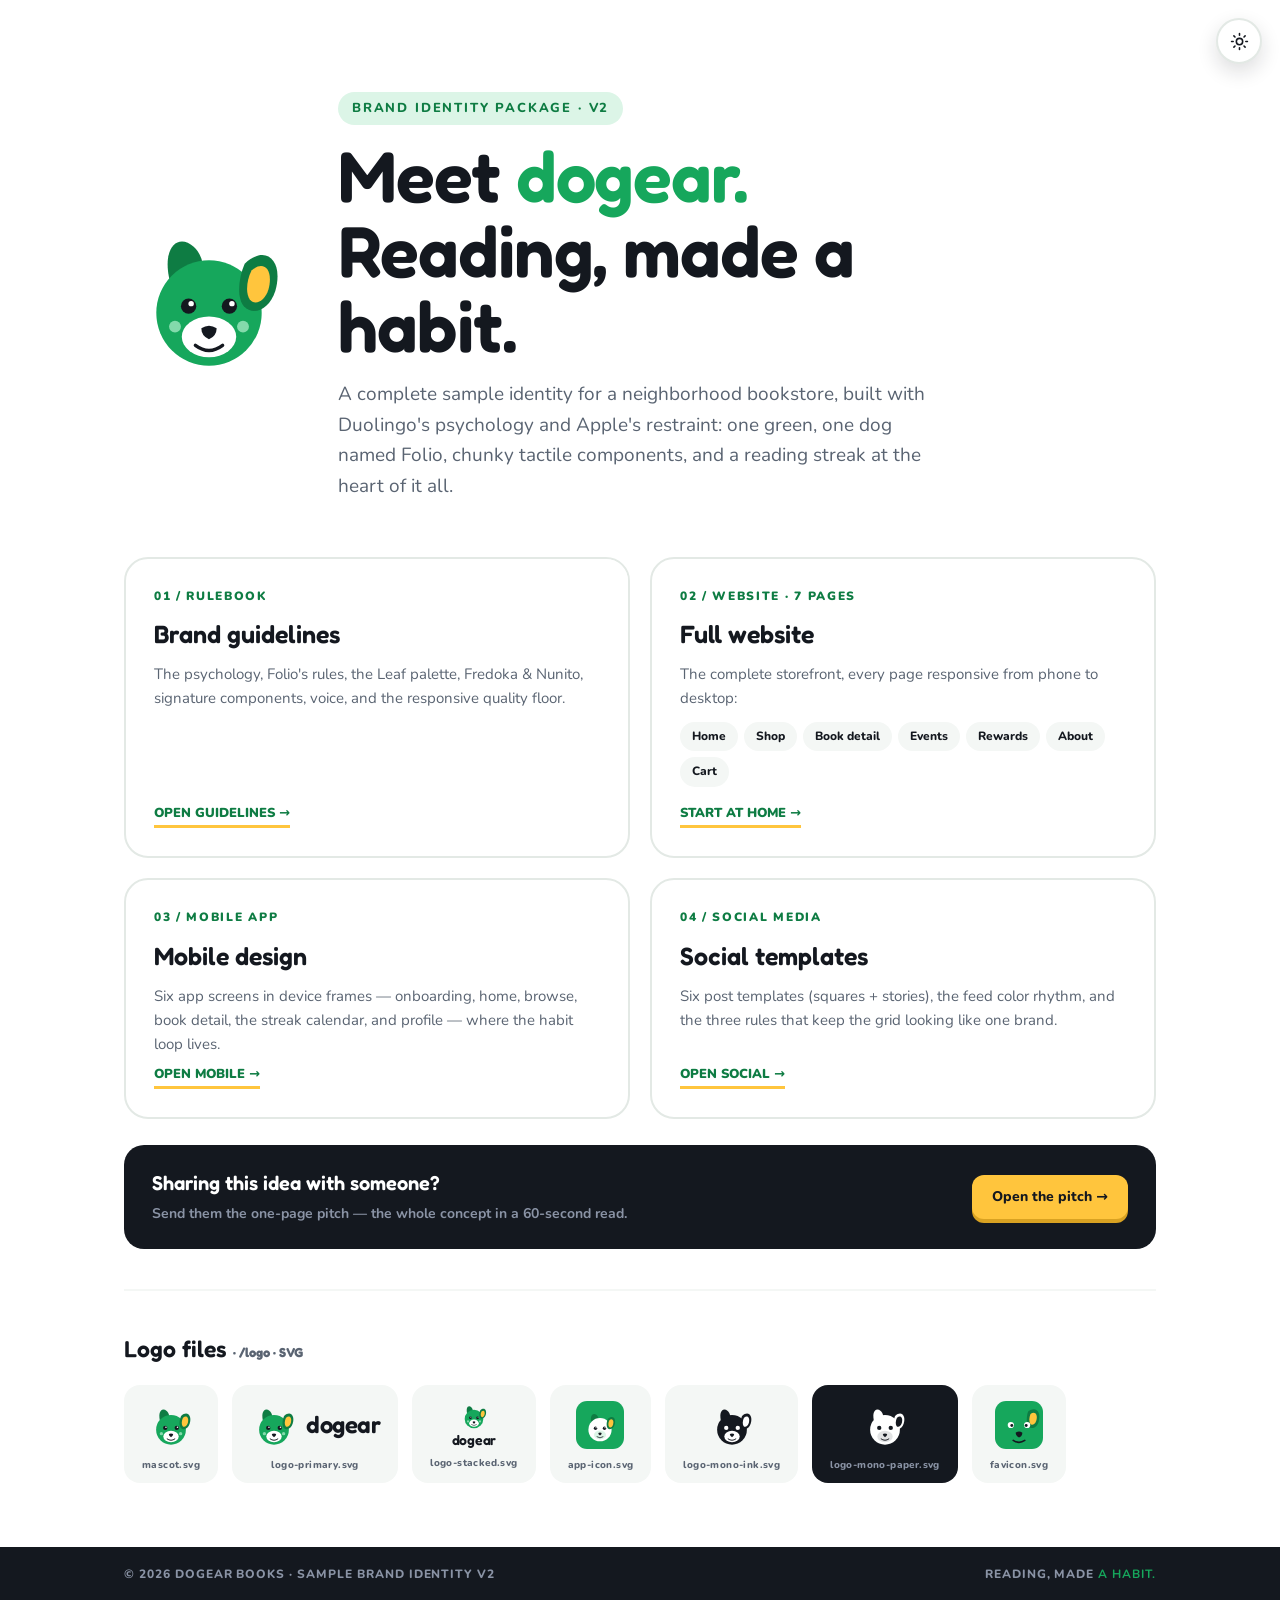
<file: index.html>
﻿<!DOCTYPE html>
<html lang="en">
<head>
<meta charset="UTF-8">
<meta name="viewport" content="width=device-width, initial-scale=1.0">
<title>dogear — Brand Identity Package</title>
<link rel="icon" href="logo/favicon.svg" type="image/svg+xml">
<link rel="preconnect" href="https://fonts.googleapis.com">
<link rel="preconnect" href="https://fonts.gstatic.com" crossorigin>
<link href="https://fonts.googleapis.com/css2?family=Fredoka:wght@400;500;600&family=Nunito:wght@400;700;800;900&display=swap" rel="stylesheet">
<script>try{var m=location.search.match(/theme=(dark|light)/);var t=(m&&m[1])||localStorage.getItem("dogear-theme");if(!t)t=window.matchMedia&&matchMedia("(prefers-color-scheme: dark)").matches?"dark":"light";document.documentElement.setAttribute("data-theme",t)}catch(e){}</script>
<style>
  :root {
    --leaf: #16A75C; --forest: #0E7C43; --sprout: #DCF5E7; --sunny: #FFC53D;
    --ink: #14181F; --slate: #5A6472; --cloud: #FFFFFF; --mist: #F4F7F5; --border: #E3E9E5;
    --display: "Fredoka", "Trebuchet MS", "Segoe UI", sans-serif;
    --body: "Nunito", "Segoe UI", system-ui, sans-serif;
  }
  * { margin: 0; padding: 0; box-sizing: border-box; }
  @media (prefers-reduced-motion: reduce) { *, *::before, *::after { animation: none !important; transition: none !important; } }
  body { background: var(--cloud); color: var(--ink); font-family: var(--body); font-size: 17px; line-height: 1.6; -webkit-font-smoothing: antialiased; min-height: 100vh; display: flex; flex-direction: column; }
  a { color: inherit; text-decoration: none; }
  a:focus-visible { outline: 3px solid var(--sunny); outline-offset: 3px; }
  .wrap { max-width: 1080px; margin: 0 auto; padding: 0 24px; width: 100%; }
  .kicker { display: inline-block; font-weight: 800; font-size: 13px; letter-spacing: 0.14em; text-transform: uppercase; color: var(--forest); background: var(--sprout); border-radius: 999px; padding: 6px 14px; }

  header { padding: clamp(56px, 8vw, 92px) 0 clamp(36px, 5vw, 56px); }
  header .top { display: flex; align-items: center; gap: clamp(20px, 4vw, 44px); flex-wrap: wrap; }
  header img.mascot { width: clamp(120px, 16vw, 170px); }
  header h1 { font-family: var(--display); font-weight: 600; font-size: clamp(40px, 6vw, 72px); line-height: 1.04; letter-spacing: -0.015em; margin: 14px 0 16px; max-width: 15ch; }
  header h1 em { font-style: normal; color: var(--leaf); }
  header p.sub { color: var(--slate); font-size: 19px; max-width: 54ch; }

  .deck { display: grid; grid-template-columns: repeat(2, 1fr); gap: 20px; padding-bottom: 26px; }
  .card {
    position: relative; background: var(--cloud); border: 2px solid var(--border); border-radius: 24px;
    padding: 28px; overflow: hidden; display: flex; flex-direction: column; gap: 8px;
    transition: transform 0.16s ease, box-shadow 0.16s ease;
  }
  .card:hover { transform: translateY(-5px); box-shadow: 0 12px 0 var(--border); }
  .card.folded::after { content: ""; position: absolute; top: 0; right: 0; border-style: solid; border-width: 0 38px 38px 0; border-color: var(--sunny) var(--cloud) transparent transparent; }
  .card .num { font-weight: 900; font-size: 12px; color: var(--forest); letter-spacing: 0.14em; }
  .card h2 { font-family: var(--display); font-weight: 600; font-size: 25px; }
  .card p { color: var(--slate); font-size: 15px; flex: 1; }
  .card .go { font-weight: 900; font-size: 13px; color: var(--forest); border-bottom: 3px solid var(--sunny); align-self: flex-start; padding-bottom: 2px; }
  .card .pages { display: flex; gap: 6px; flex-wrap: wrap; margin: 4px 0 8px; }
  .card .pages a { font-weight: 800; font-size: 12px; background: var(--mist); border-radius: 999px; padding: 5px 12px; }
  .card .pages a:hover { background: var(--sprout); color: var(--forest); }

  .pitch-banner { display: flex; align-items: center; justify-content: space-between; gap: 16px; flex-wrap: wrap; background: var(--ink); color: #fff; border-radius: 20px; padding: 22px 28px; margin-bottom: 40px; }
  .pitch-banner b { font-family: var(--display); font-weight: 600; font-size: 20px; display: block; }
  .pitch-banner span { font-weight: 700; font-size: 14px; color: #8A93A5; }
  .pitch-banner .go-pitch { font-weight: 800; font-size: 14px; background: var(--sunny); color: var(--ink); border-radius: 12px; padding: 11px 20px; box-shadow: 0 4px 0 #D9A222; }
  .pitch-banner .go-pitch:active { transform: translateY(4px); box-shadow: 0 0 0 #D9A222; }
  .assets { border-top: 2px solid var(--mist); padding: 40px 0 64px; }
  .assets h3 { font-family: var(--display); font-weight: 600; font-size: 23px; margin-bottom: 18px; }
  .asset-row { display: flex; gap: 14px; flex-wrap: wrap; }
  .asset { background: var(--mist); border-radius: 16px; padding: 16px 18px 10px; display: flex; flex-direction: column; align-items: center; gap: 8px; }
  .asset.dark { background: var(--ink); }
  .asset img { height: 48px; }
  .asset span { font-weight: 800; font-size: 10px; color: var(--slate); letter-spacing: 0.04em; }
  .asset .lockup { display: flex; align-items: center; gap: 8px; height: 48px; }
  .asset .lockup .bw { font-family: var(--display); font-weight: 600; font-size: 24px; letter-spacing: -0.02em; color: var(--ink); }
  .asset .lockup-stacked { display: flex; flex-direction: column; align-items: center; gap: 2px; }
  .asset .lockup-stacked img { height: 30px; }
  .asset .lockup-stacked .bw { font-family: var(--display); font-weight: 600; font-size: 14px; letter-spacing: -0.02em; color: var(--ink); line-height: 1; }
  .asset.dark span { color: #8A93A5; }

  footer { background: var(--ink); color: #8A93A5; margin-top: auto; }
  footer .wrap { display: flex; justify-content: space-between; gap: 14px; padding: 18px 24px; font-weight: 800; font-size: 12px; letter-spacing: 0.08em; flex-wrap: wrap; }
  footer b { color: var(--leaf); }

  @media (max-width: 760px) { .deck { grid-template-columns: 1fr; } }

  /* theme toggle + dark mode */
  .theme-fab {
    position: fixed; top: 18px; right: 18px; z-index: 60; width: 46px; height: 46px;
    display: flex; align-items: center; justify-content: center; border-radius: 50%;
    background: var(--cloud); border: 2px solid var(--border); color: var(--ink);
    cursor: pointer; box-shadow: 0 8px 20px rgba(20,24,31,0.14);
    transition: transform 0.15s, background-color 0.25s, border-color 0.25s;
  }
  .theme-fab:hover { transform: translateY(-2px); }
  .theme-fab svg { width: 19px; height: 19px; stroke: currentColor; fill: none; stroke-width: 2; stroke-linecap: round; stroke-linejoin: round; }
  .i-moon { display: none; }
  [data-theme="dark"] .i-sun { display: none; }
  [data-theme="dark"] .i-moon { display: block; }
  [data-theme="dark"] {
    color-scheme: dark;
    --ink: #ECF0F6; --cloud: #161C28; --mist: #0E131C; --border: #2A3347;
    --sprout: #16382A; --slate: #9AA4B6;
  }
  html[data-theme="dark"] .kicker { color: #43D98A; }
  html[data-theme="dark"] .card .num, html[data-theme="dark"] .card .go { color: #43D98A; }
  html[data-theme="dark"] :is(.pitch-banner, footer, .asset.dark) { background: #0B0F17; }
  body, .card, .asset { transition: background-color 0.25s ease, color 0.25s ease, border-color 0.25s ease; }
</style>
</head>
<body>

<button class="theme-fab" id="themeToggle" aria-label="Switch between light and dark theme">
  <svg class="i-sun" viewBox="0 0 24 24" aria-hidden="true"><circle cx="12" cy="12" r="4"/><path d="M12 2v2M12 20v2M4.9 4.9l1.4 1.4M17.7 17.7l1.4 1.4M2 12h2M20 12h2M4.9 19.1l1.4-1.4M17.7 6.3l1.4-1.4"/></svg>
  <svg class="i-moon" viewBox="0 0 24 24" aria-hidden="true"><path d="M21 12.8A9 9 0 1 1 11.2 3a7 7 0 0 0 9.8 9.8z"/></svg>
</button>

<header>
  <div class="wrap">
    <div class="top">
      <img class="mascot" src="logo/mascot.svg" alt="Folio, the dogear mascot">
      <div>
        <span class="kicker">BRAND IDENTITY PACKAGE · V2</span>
        <h1>Meet <em>dogear.</em><br>Reading, made a habit.</h1>
        <p class="sub">A complete sample identity for a neighborhood bookstore, built with
        Duolingo's psychology and Apple's restraint: one green, one dog named Folio,
        chunky tactile components, and a reading streak at the heart of it all.</p>
      </div>
    </div>
  </div>
</header>

<div class="wrap">
  <div class="deck">
    <a class="card folded" href="brand-guidelines.html">
      <span class="num">01 / RULEBOOK</span>
      <h2>Brand guidelines</h2>
      <p>The psychology, Folio's rules, the Leaf palette, Fredoka &amp; Nunito, signature
      components, voice, and the responsive quality floor.</p>
      <span class="go">OPEN GUIDELINES →</span>
    </a>
    <div class="card">
      <span class="num">02 / WEBSITE · 7 PAGES</span>
      <h2>Full website</h2>
      <p>The complete storefront, every page responsive from phone to desktop:</p>
      <div class="pages">
        <a href="website/home.html">Home</a>
        <a href="website/shop.html">Shop</a>
        <a href="website/book.html">Book detail</a>
        <a href="website/events.html">Events</a>
        <a href="website/rewards.html">Rewards</a>
        <a href="website/about.html">About</a>
        <a href="website/cart.html">Cart</a>
      </div>
      <a class="go" href="website/home.html">START AT HOME →</a>
    </div>
    <a class="card" href="mobile-design.html">
      <span class="num">03 / MOBILE APP</span>
      <h2>Mobile design</h2>
      <p>Six app screens in device frames — onboarding, home, browse, book detail,
      the streak calendar, and profile — where the habit loop lives.</p>
      <span class="go">OPEN MOBILE →</span>
    </a>
    <a class="card" href="social-media.html">
      <span class="num">04 / SOCIAL MEDIA</span>
      <h2>Social templates</h2>
      <p>Six post templates (squares + stories), the feed color rhythm, and the
      three rules that keep the grid looking like one brand.</p>
      <span class="go">OPEN SOCIAL →</span>
    </a>
  </div>

  <div class="pitch-banner">
    <div>
      <b>Sharing this idea with someone?</b>
      <span>Send them the one-page pitch — the whole concept in a 60-second read.</span>
    </div>
    <a class="go-pitch" href="pitch.html">Open the pitch →</a>
  </div>

  <div class="assets">
    <h3>Logo files <span style="font-weight:700; font-size:13px; color:var(--slate);">· /logo · SVG</span></h3>
    <div class="asset-row">
      <div class="asset"><img src="logo/mascot.svg" alt="Folio mascot"><span>mascot.svg</span></div>
      <div class="asset"><div class="lockup"><img src="logo/mascot.svg" alt="Primary logo"><span class="bw">dogear</span></div><span>logo-primary.svg</span></div>
      <div class="asset"><div class="lockup-stacked"><img src="logo/mascot.svg" alt="Stacked logo"><span class="bw">dogear</span></div><span>logo-stacked.svg</span></div>
      <div class="asset"><img src="logo/app-icon.svg" alt="App icon"><span>app-icon.svg</span></div>
      <div class="asset"><img src="logo/logo-mono-ink.svg" alt="Mono ink mark"><span>logo-mono-ink.svg</span></div>
      <div class="asset dark"><img src="logo/logo-mono-paper.svg" alt="Mono white mark"><span>logo-mono-paper.svg</span></div>
      <div class="asset"><img src="logo/favicon.svg" alt="Favicon"><span>favicon.svg</span></div>
    </div>
  </div>
</div>

<footer>
  <div class="wrap">
    <span>© 2026 DOGEAR BOOKS · SAMPLE BRAND IDENTITY V2</span>
    <span>READING, MADE <b>A HABIT.</b></span>
  </div>
</footer>

<script src="website/theme.js"></script>
</body>
</html>
</file>
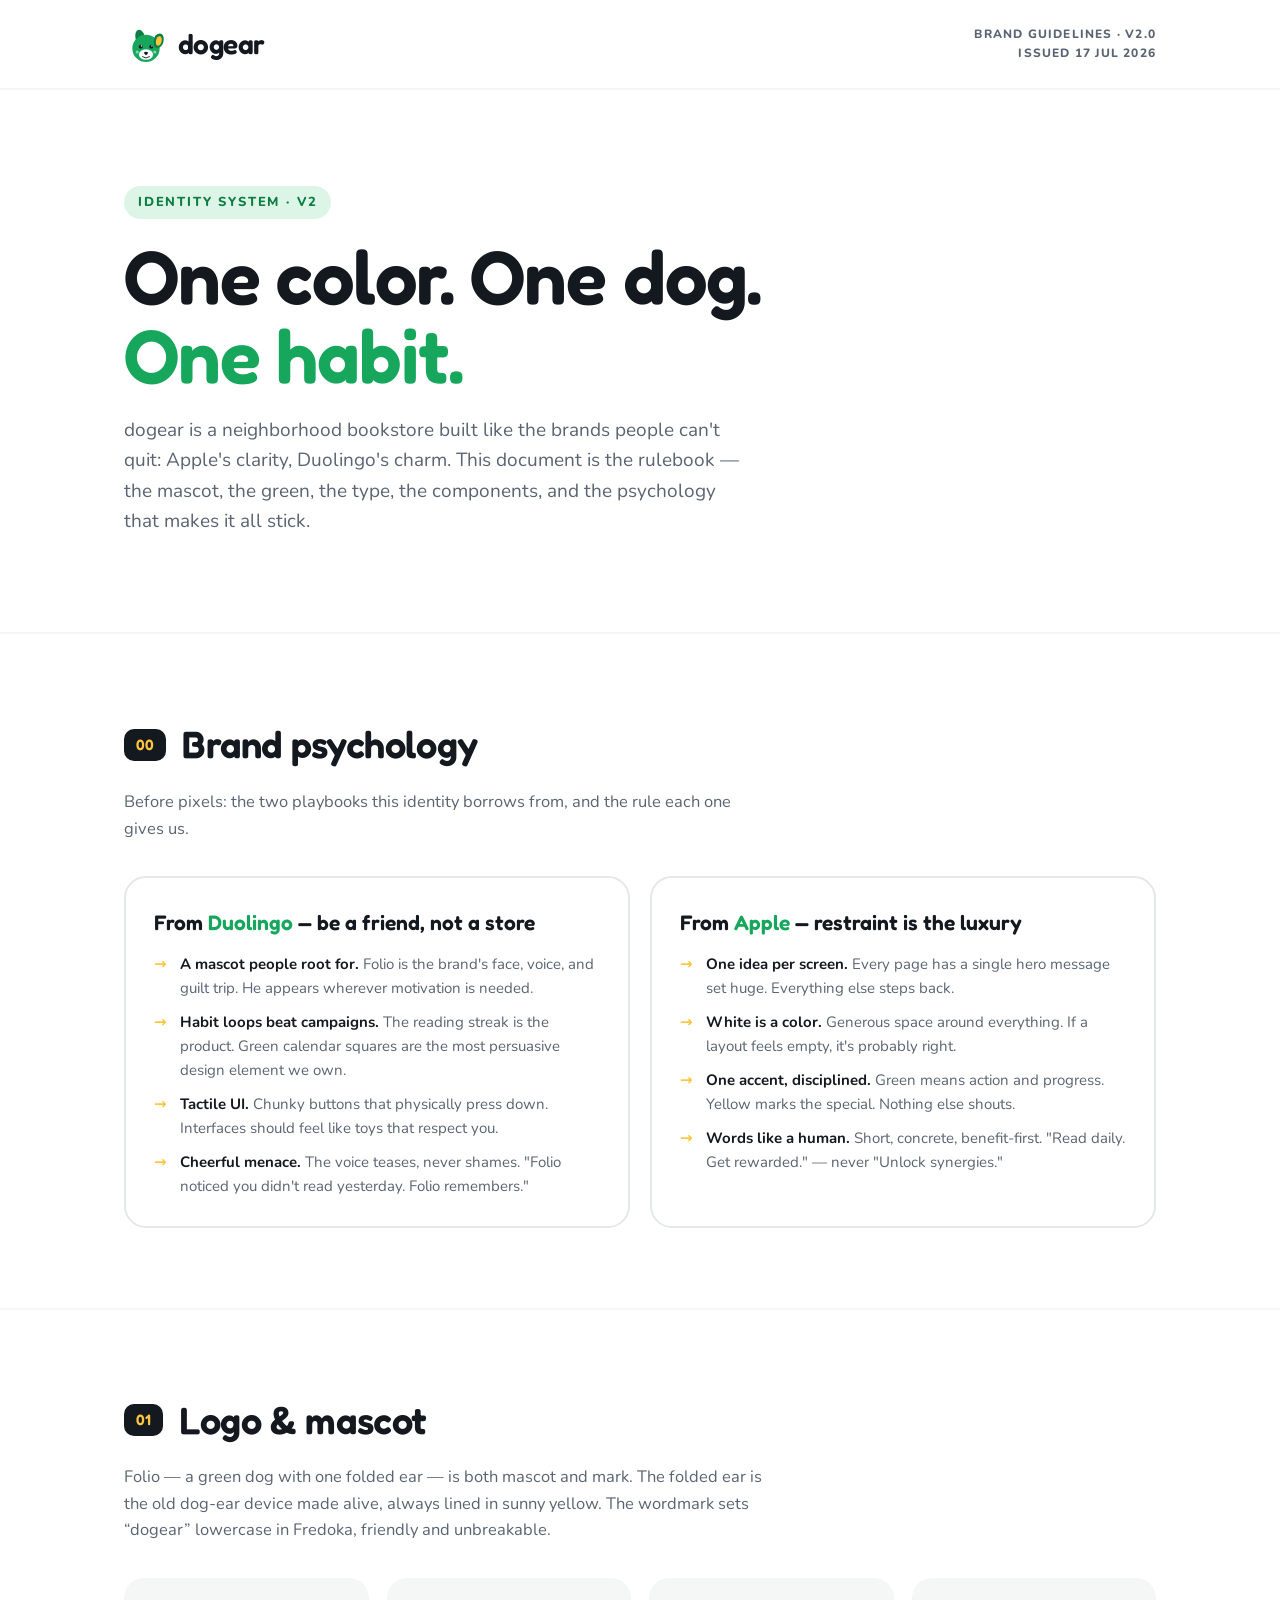
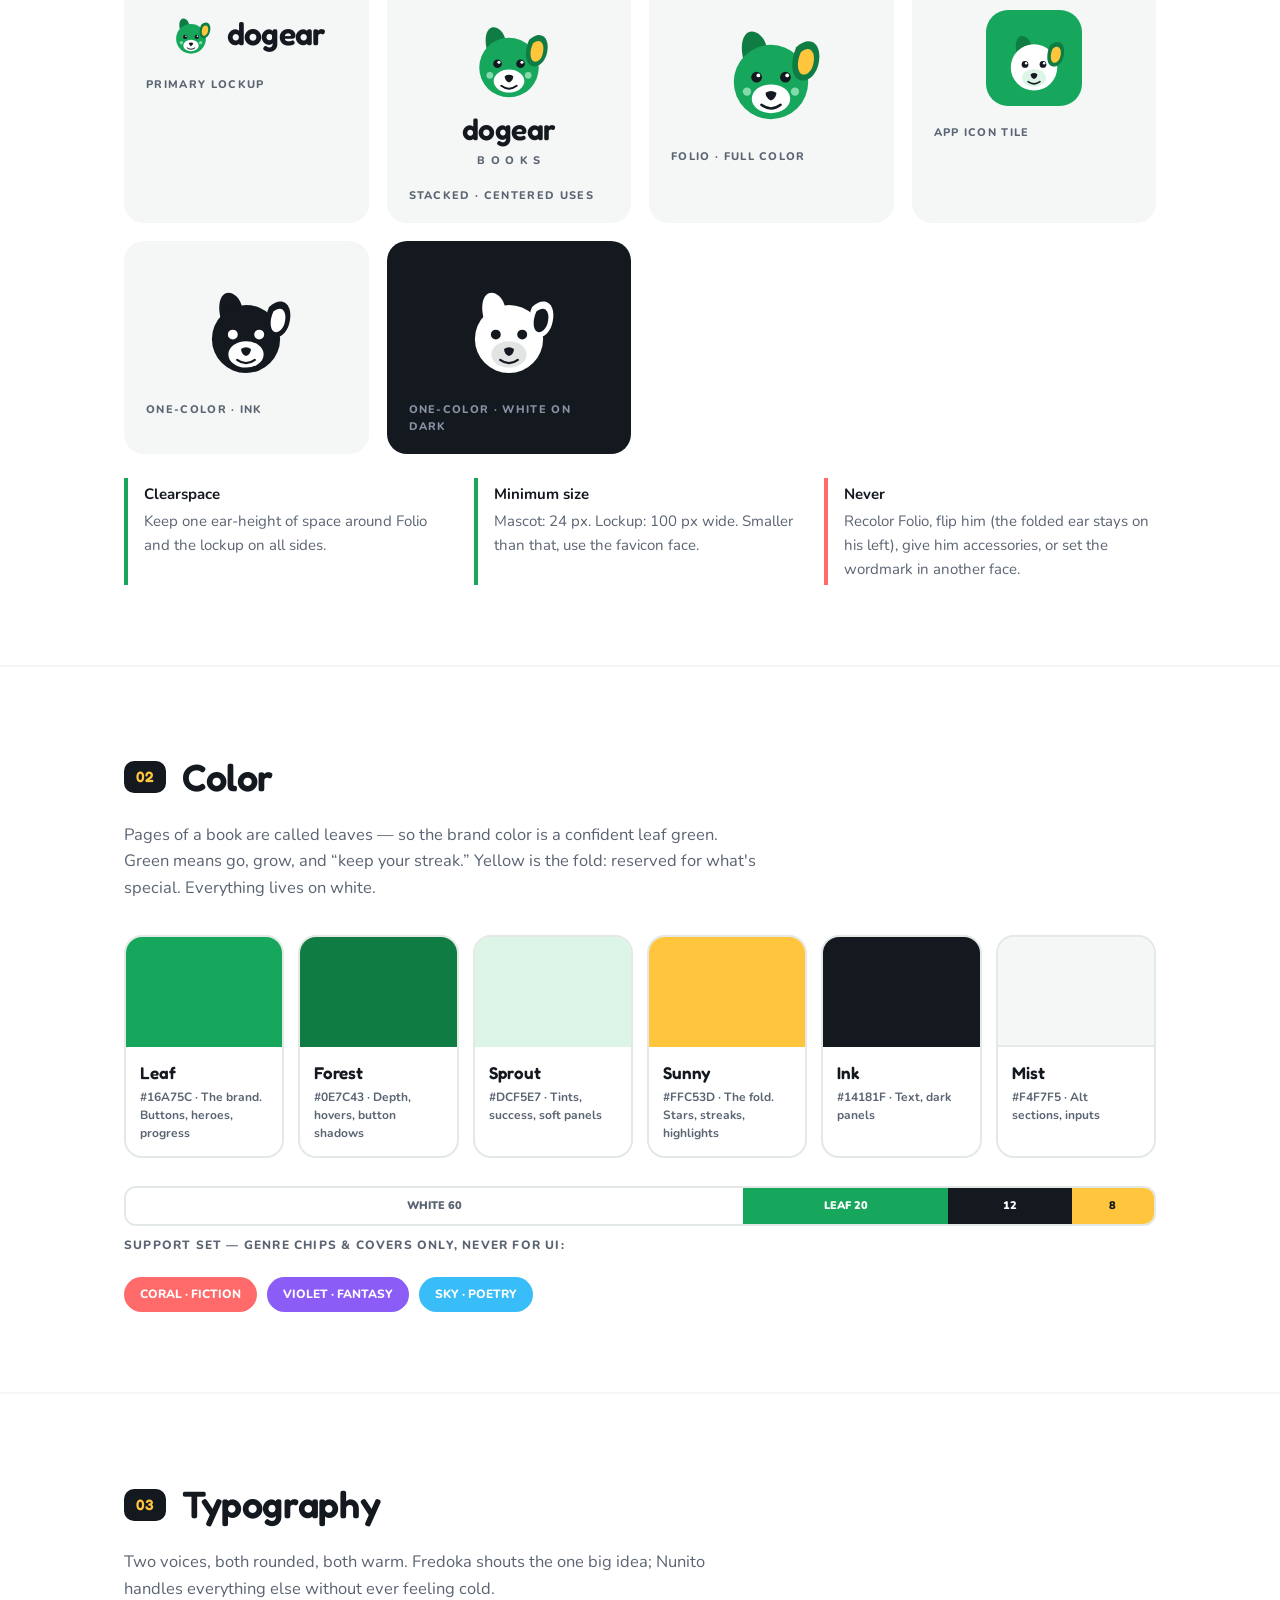
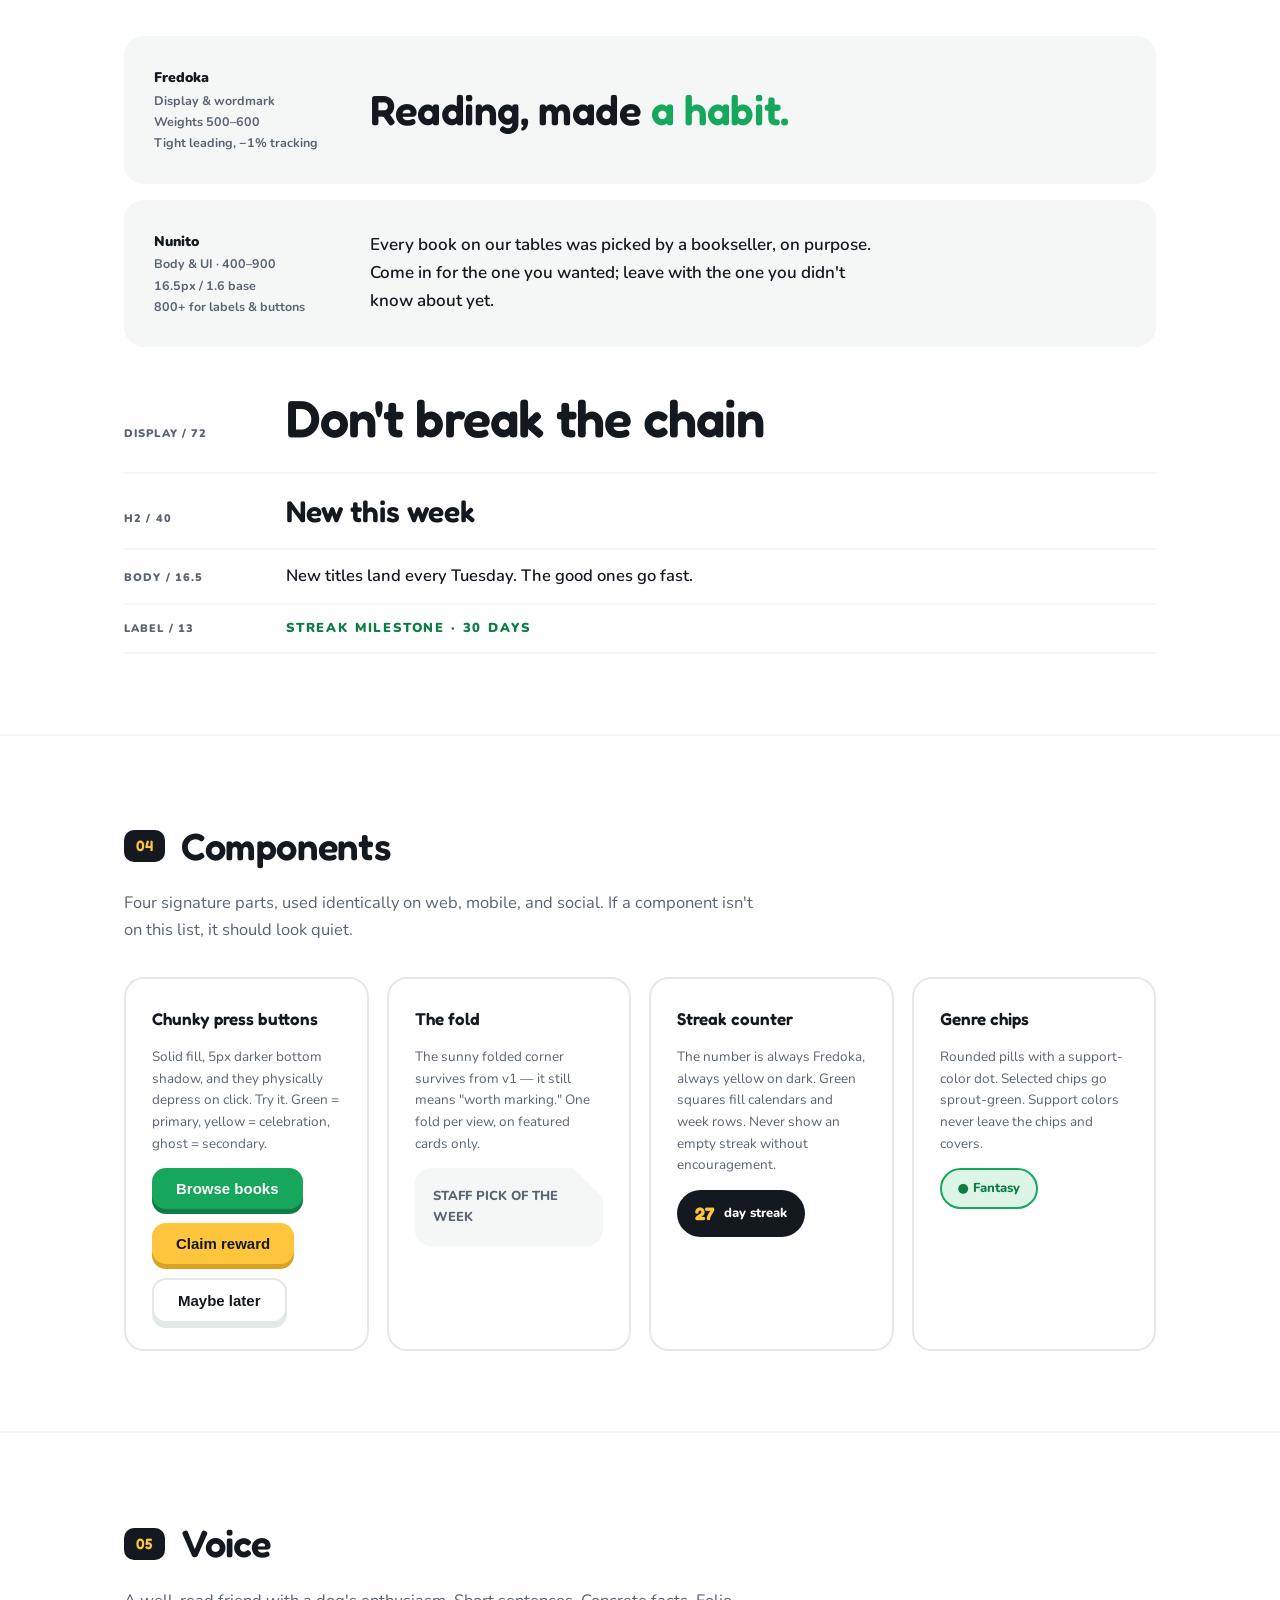
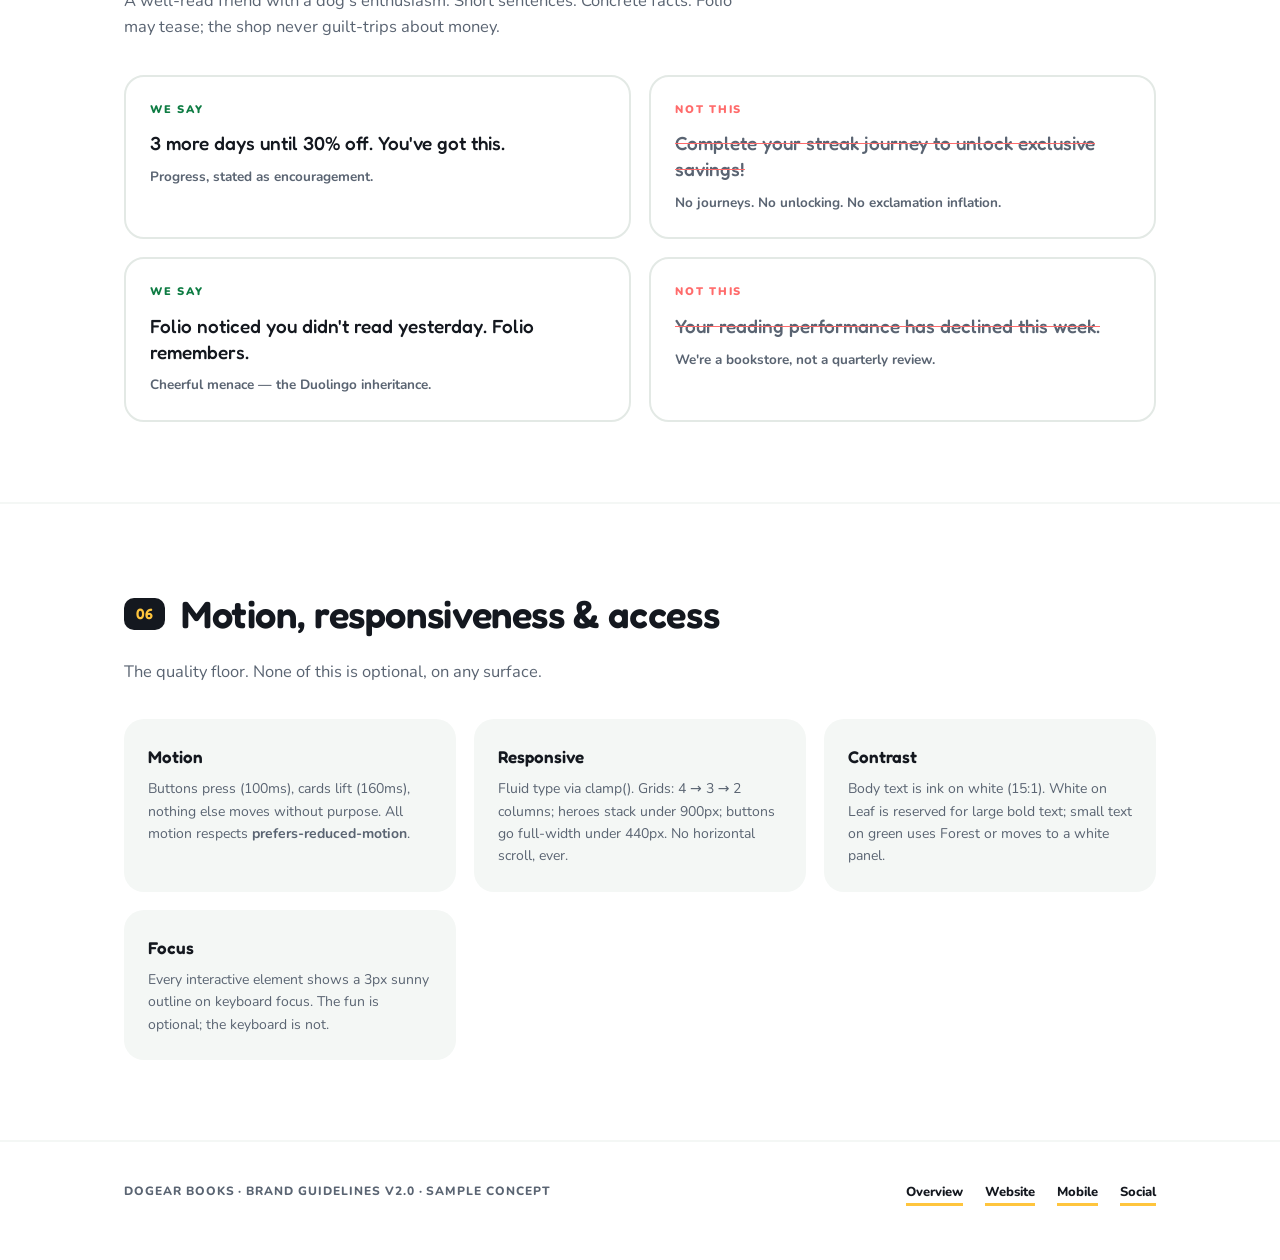
<file: brand-guidelines.html>
<!DOCTYPE html>
<html lang="en">
<head>
<meta charset="UTF-8">
<meta name="viewport" content="width=device-width, initial-scale=1.0">
<title>dogear — Brand Guidelines</title>
<link rel="icon" href="logo/favicon.svg" type="image/svg+xml">
<link rel="preconnect" href="https://fonts.googleapis.com">
<link rel="preconnect" href="https://fonts.gstatic.com" crossorigin>
<link href="https://fonts.googleapis.com/css2?family=Fredoka:wght@400;500;600&family=Nunito:wght@400;700;800;900&display=swap" rel="stylesheet">
<style>
  :root {
    --leaf: #16A75C; --forest: #0E7C43; --sprout: #DCF5E7; --sunny: #FFC53D;
    --ink: #14181F; --slate: #5A6472; --cloud: #FFFFFF; --mist: #F4F7F5; --border: #E3E9E5;
    --coral: #FF6B6B; --violet: #8B5CF6; --sky: #38BDF8;
    --display: "Fredoka", "Trebuchet MS", "Segoe UI", sans-serif;
    --body: "Nunito", "Segoe UI", system-ui, sans-serif;
  }
  * { margin: 0; padding: 0; box-sizing: border-box; }
  html { scroll-behavior: smooth; }
  @media (prefers-reduced-motion: reduce) {
    html { scroll-behavior: auto; }
    *, *::before, *::after { animation: none !important; transition: none !important; }
  }
  body { background: var(--cloud); color: var(--ink); font-family: var(--body); font-size: 16.5px; line-height: 1.6; -webkit-font-smoothing: antialiased; }
  a { color: inherit; text-decoration: none; }
  a:focus-visible { outline: 3px solid var(--sunny); outline-offset: 3px; }
  .wrap { max-width: 1080px; margin: 0 auto; padding: 0 24px; }
  h2 { font-family: var(--display); font-weight: 600; font-size: clamp(26px, 3.4vw, 38px); letter-spacing: -0.01em; }
  .kicker { display: inline-block; font-weight: 800; font-size: 13px; letter-spacing: 0.14em; text-transform: uppercase; color: var(--forest); background: var(--sprout); border-radius: 999px; padding: 6px 14px; }

  .masthead { border-bottom: 2px solid var(--mist); padding: 22px 0; }
  .masthead .wrap { display: flex; align-items: center; justify-content: space-between; gap: 20px; flex-wrap: wrap; }
  .masthead .brand { display: flex; align-items: center; gap: 10px; }
  .masthead .brand img { height: 44px; }
  .masthead .brand .bw { font-family: var(--display); font-weight: 600; font-size: 28px; letter-spacing: -0.02em; color: var(--ink); line-height: 1; }
  .lockup { display: flex; align-items: center; gap: 12px; }
  .lockup img { height: 48px; }
  .lockup .bw { font-family: var(--display); font-weight: 600; font-size: 32px; letter-spacing: -0.02em; color: var(--ink); line-height: 1; }
  .lockup-stacked { display: flex; flex-direction: column; align-items: center; gap: 8px; }
  .lockup-stacked img { height: 96px; }
  .lockup-stacked .bw { font-family: var(--display); font-weight: 600; font-size: 30px; letter-spacing: -0.02em; color: var(--ink); line-height: 1; }
  .lockup-stacked .bs { font-weight: 800; font-size: 11px; letter-spacing: 0.5em; padding-left: 0.5em; color: var(--slate); }
  .masthead .doc { font-weight: 800; font-size: 12px; color: var(--slate); letter-spacing: 0.1em; text-align: right; }

  .cover { padding: clamp(56px, 8vw, 96px) 0; }
  .cover h1 { font-family: var(--display); font-weight: 600; font-size: clamp(40px, 6.5vw, 76px); line-height: 1.04; letter-spacing: -0.015em; margin: 18px 0 20px; max-width: 15ch; }
  .cover h1 em { font-style: normal; color: var(--leaf); }
  .cover p { color: var(--slate); font-size: 19px; max-width: 56ch; }

  section { padding: clamp(48px, 7vw, 80px) 0; border-top: 2px solid var(--mist); }
  .sec-head { display: flex; align-items: center; gap: 16px; margin-bottom: 14px; }
  .num { font-family: var(--display); font-weight: 600; font-size: 15px; background: var(--ink); color: var(--sunny); border-radius: 10px; padding: 4px 12px; }
  .lede { color: var(--slate); max-width: 64ch; margin-bottom: 34px; }

  /* psychology */
  .psy { display: grid; grid-template-columns: 1fr 1fr; gap: 20px; }
  .psy-card { border: 2px solid var(--border); border-radius: 22px; padding: 28px; }
  .psy-card h3 { font-family: var(--display); font-weight: 600; font-size: 21px; margin-bottom: 12px; }
  .psy-card h3 span { color: var(--leaf); }
  .psy-card ul { list-style: none; display: grid; gap: 10px; }
  .psy-card li { font-size: 15px; color: var(--slate); padding-left: 26px; position: relative; }
  .psy-card li::before { content: "→"; position: absolute; left: 0; color: var(--sunny); font-weight: 900; }
  .psy-card li b { color: var(--ink); }

  /* logo */
  .logo-grid { display: grid; grid-template-columns: repeat(auto-fit, minmax(220px, 1fr)); gap: 18px; }
  .cell { background: var(--mist); border-radius: 20px; padding: 32px 22px 18px; display: flex; flex-direction: column; align-items: center; gap: 18px; }
  .cell.dark { background: var(--ink); }
  .cell img { max-width: 100%; }
  .cell .cap { font-weight: 800; font-size: 11px; letter-spacing: 0.12em; color: var(--slate); align-self: flex-start; text-transform: uppercase; }
  .cell.dark .cap { color: #8A93A5; }
  .rules { display: grid; grid-template-columns: repeat(auto-fit, minmax(250px, 1fr)); gap: 18px; margin-top: 24px; }
  .rule { border-left: 4px solid var(--leaf); padding: 4px 0 4px 16px; font-size: 15px; color: var(--slate); }
  .rule strong { color: var(--ink); display: block; margin-bottom: 3px; }
  .rule.dont { border-left-color: var(--coral); }

  /* color */
  .swatches { display: grid; grid-template-columns: repeat(auto-fit, minmax(150px, 1fr)); gap: 14px; }
  .sw { border-radius: 18px; overflow: hidden; border: 2px solid var(--border); }
  .sw .chip { height: 110px; }
  .sw dl { padding: 12px 14px 14px; }
  .sw dt { font-family: var(--display); font-weight: 600; font-size: 17px; }
  .sw dd { font-weight: 700; font-size: 12px; color: var(--slate); margin-top: 2px; line-height: 1.5; }
  .ratio { display: flex; height: 40px; border-radius: 12px; overflow: hidden; margin-top: 28px; border: 2px solid var(--border); }
  .ratio div { display: flex; align-items: center; justify-content: center; font-weight: 900; font-size: 11px; }
  .ratio-note { font-weight: 800; font-size: 12px; color: var(--slate); letter-spacing: 0.1em; margin-top: 10px; }
  .support-row { display: flex; gap: 10px; margin-top: 22px; flex-wrap: wrap; }
  .support-row span { font-weight: 800; font-size: 12px; color: #fff; border-radius: 999px; padding: 8px 16px; }

  /* type */
  .spec { background: var(--mist); border-radius: 20px; padding: 30px; margin-bottom: 16px; display: grid; grid-template-columns: 190px 1fr; gap: 26px; align-items: center; }
  .spec .meta { font-weight: 700; font-size: 12.5px; color: var(--slate); line-height: 1.7; }
  .spec .meta b { color: var(--ink); font-weight: 900; display: block; font-size: 14px; }
  .fredoka-demo { font-family: var(--display); font-weight: 600; font-size: clamp(26px, 4vw, 42px); line-height: 1.12; letter-spacing: -0.01em; }
  .fredoka-demo em { font-style: normal; color: var(--leaf); }
  .nunito-demo { font-size: 17px; line-height: 1.65; max-width: 52ch; font-weight: 600; }
  .scale-row { display: flex; align-items: baseline; gap: 22px; padding: 13px 0; border-bottom: 2px solid var(--mist); }
  .scale-row .tag { font-weight: 900; font-size: 11px; color: var(--slate); width: 140px; flex-shrink: 0; letter-spacing: 0.1em; }

  /* components */
  .comp-grid { display: grid; grid-template-columns: repeat(auto-fit, minmax(240px, 1fr)); gap: 18px; }
  .comp { border: 2px solid var(--border); border-radius: 20px; padding: 26px; display: flex; flex-direction: column; gap: 14px; align-items: flex-start; }
  .comp h4 { font-family: var(--display); font-weight: 600; font-size: 17px; }
  .comp p { font-size: 13.5px; color: var(--slate); }
  .btn { display: inline-block; font-weight: 800; font-size: 15px; color: #fff; background: var(--leaf); border: none; cursor: pointer; border-radius: 14px; padding: 12px 24px; box-shadow: 0 5px 0 var(--forest); transition: transform 0.1s, box-shadow 0.1s; }
  .btn:active { transform: translateY(5px); box-shadow: 0 0 0 var(--forest); }
  .btn.sun { background: var(--sunny); color: var(--ink); box-shadow: 0 5px 0 #D9A222; }
  .btn.sun:active { box-shadow: 0 0 0 #D9A222; }
  .btn.ghost { background: var(--cloud); color: var(--ink); border: 2px solid var(--border); box-shadow: 0 5px 0 var(--border); }
  .btn.ghost:active { box-shadow: 0 0 0 var(--border); }
  .fold-demo { position: relative; width: 100%; background: var(--mist); border-radius: 16px; padding: 18px; overflow: hidden; font-weight: 800; font-size: 13px; color: var(--slate); }
  .fold-demo::after { content: ""; position: absolute; top: 0; right: 0; border-style: solid; border-width: 0 30px 30px 0; border-color: var(--sunny) var(--cloud) transparent transparent; }
  .streak-demo-pill { display: inline-flex; align-items: center; gap: 10px; background: var(--ink); color: #fff; border-radius: 999px; padding: 9px 18px; font-weight: 800; font-size: 13px; }
  .streak-demo-pill .n { font-family: var(--display); font-size: 18px; color: var(--sunny); }
  .chipx { display: inline-flex; align-items: center; gap: 8px; font-weight: 800; font-size: 13px; border-radius: 999px; padding: 8px 16px; background: var(--sprout); color: var(--forest); border: 2px solid var(--leaf); }

  /* voice */
  .voice-grid { display: grid; grid-template-columns: 1fr 1fr; gap: 18px; }
  .voice { border: 2px solid var(--border); border-radius: 20px; padding: 24px; }
  .voice .lbl { font-weight: 900; font-size: 11px; letter-spacing: 0.16em; margin-bottom: 12px; display: block; }
  .voice.say .lbl { color: var(--forest); }
  .voice.not .lbl { color: var(--coral); }
  .voice p { font-family: var(--display); font-weight: 500; font-size: 19px; line-height: 1.35; }
  .voice.not p { color: var(--slate); text-decoration: line-through; text-decoration-color: var(--coral); }
  .voice small { display: block; margin-top: 10px; font-size: 13.5px; color: var(--slate); font-weight: 700; }

  /* motion & a11y */
  .list-cards { display: grid; grid-template-columns: repeat(auto-fit, minmax(250px, 1fr)); gap: 18px; }
  .lc { background: var(--mist); border-radius: 20px; padding: 24px; }
  .lc h4 { font-family: var(--display); font-weight: 600; font-size: 17px; margin-bottom: 8px; }
  .lc p { font-size: 14px; color: var(--slate); }

  footer { border-top: 2px solid var(--mist); padding: 36px 0 56px; }
  footer .wrap { display: flex; justify-content: space-between; gap: 16px; flex-wrap: wrap; align-items: center; }
  footer p { font-weight: 800; font-size: 12px; color: var(--slate); letter-spacing: 0.08em; }
  footer nav a { font-weight: 800; font-size: 13px; margin-left: 18px; border-bottom: 3px solid var(--sunny); padding-bottom: 2px; }

  @media (max-width: 720px) {
    .psy, .voice-grid { grid-template-columns: 1fr; }
    .spec { grid-template-columns: 1fr; gap: 14px; }
    .masthead .doc { text-align: left; }
  }
</style>
</head>
<body>

<header class="masthead">
  <div class="wrap">
    <div class="brand"><img src="logo/mascot.svg" alt=""><span class="bw">dogear</span></div>
    <div class="doc">BRAND GUIDELINES · V2.0<br>ISSUED 17 JUL 2026</div>
  </div>
</header>

<div class="cover">
  <div class="wrap">
    <span class="kicker">IDENTITY SYSTEM · V2</span>
    <h1>One color. One dog. <em>One habit.</em></h1>
    <p>dogear is a neighborhood bookstore built like the brands people can't quit:
    Apple's clarity, Duolingo's charm. This document is the rulebook — the mascot,
    the green, the type, the components, and the psychology that makes it all stick.</p>
  </div>
</div>

<section id="psychology">
  <div class="wrap">
    <div class="sec-head"><span class="num">00</span><h2>Brand psychology</h2></div>
    <p class="lede">Before pixels: the two playbooks this identity borrows from, and
    the rule each one gives us.</p>
    <div class="psy">
      <div class="psy-card">
        <h3>From <span>Duolingo</span> — be a friend, not a store</h3>
        <ul>
          <li><b>A mascot people root for.</b> Folio is the brand's face, voice, and guilt trip. He appears wherever motivation is needed.</li>
          <li><b>Habit loops beat campaigns.</b> The reading streak is the product. Green calendar squares are the most persuasive design element we own.</li>
          <li><b>Tactile UI.</b> Chunky buttons that physically press down. Interfaces should feel like toys that respect you.</li>
          <li><b>Cheerful menace.</b> The voice teases, never shames. "Folio noticed you didn't read yesterday. Folio remembers."</li>
        </ul>
      </div>
      <div class="psy-card">
        <h3>From <span>Apple</span> — restraint is the luxury</h3>
        <ul>
          <li><b>One idea per screen.</b> Every page has a single hero message set huge. Everything else steps back.</li>
          <li><b>White is a color.</b> Generous space around everything. If a layout feels empty, it's probably right.</li>
          <li><b>One accent, disciplined.</b> Green means action and progress. Yellow marks the special. Nothing else shouts.</li>
          <li><b>Words like a human.</b> Short, concrete, benefit-first. "Read daily. Get rewarded." — never "Unlock synergies."</li>
        </ul>
      </div>
    </div>
  </div>
</section>

<section id="logo">
  <div class="wrap">
    <div class="sec-head"><span class="num">01</span><h2>Logo &amp; mascot</h2></div>
    <p class="lede">Folio — a green dog with one folded ear — is both mascot and mark.
    The folded ear is the old dog-ear device made alive, always lined in sunny yellow.
    The wordmark sets “dogear” lowercase in Fredoka, friendly and unbreakable.</p>
    <div class="logo-grid">
      <div class="cell"><div class="lockup"><img src="logo/mascot.svg" alt="Folio"><span class="bw">dogear</span></div><span class="cap">Primary lockup</span></div>
      <div class="cell"><div class="lockup-stacked"><img src="logo/mascot.svg" alt="Folio"><span class="bw">dogear</span><span class="bs">BOOKS</span></div><span class="cap">Stacked · centered uses</span></div>
      <div class="cell"><img src="logo/mascot.svg" alt="Folio the mascot" style="height:120px"><span class="cap">Folio · full color</span></div>
      <div class="cell"><img src="logo/app-icon.svg" alt="App icon" style="height:96px"><span class="cap">App icon tile</span></div>
      <div class="cell"><img src="logo/logo-mono-ink.svg" alt="One-color ink mark" style="height:110px"><span class="cap">One-color · ink</span></div>
      <div class="cell dark"><img src="logo/logo-mono-paper.svg" alt="One-color white mark on dark" style="height:110px"><span class="cap">One-color · white on dark</span></div>
    </div>
    <div class="rules">
      <div class="rule"><strong>Clearspace</strong>Keep one ear-height of space around Folio and the lockup on all sides.</div>
      <div class="rule"><strong>Minimum size</strong>Mascot: 24 px. Lockup: 100 px wide. Smaller than that, use the favicon face.</div>
      <div class="rule dont"><strong>Never</strong>Recolor Folio, flip him (the folded ear stays on his left), give him accessories, or set the wordmark in another face.</div>
    </div>
  </div>
</section>

<section id="color">
  <div class="wrap">
    <div class="sec-head"><span class="num">02</span><h2>Color</h2></div>
    <p class="lede">Pages of a book are called leaves — so the brand color is a
    confident leaf green. Green means go, grow, and “keep your streak.” Yellow is
    the fold: reserved for what's special. Everything lives on white.</p>
    <div class="swatches">
      <div class="sw"><div class="chip" style="background:#16A75C"></div><dl><dt>Leaf</dt><dd>#16A75C · The brand. Buttons, heroes, progress</dd></dl></div>
      <div class="sw"><div class="chip" style="background:#0E7C43"></div><dl><dt>Forest</dt><dd>#0E7C43 · Depth, hovers, button shadows</dd></dl></div>
      <div class="sw"><div class="chip" style="background:#DCF5E7"></div><dl><dt>Sprout</dt><dd>#DCF5E7 · Tints, success, soft panels</dd></dl></div>
      <div class="sw"><div class="chip" style="background:#FFC53D"></div><dl><dt>Sunny</dt><dd>#FFC53D · The fold. Stars, streaks, highlights</dd></dl></div>
      <div class="sw"><div class="chip" style="background:#14181F"></div><dl><dt>Ink</dt><dd>#14181F · Text, dark panels</dd></dl></div>
      <div class="sw"><div class="chip" style="background:#F4F7F5; border-bottom:2px solid var(--border)"></div><dl><dt>Mist</dt><dd>#F4F7F5 · Alt sections, inputs</dd></dl></div>
    </div>
    <div class="ratio" role="img" aria-label="Usage ratio: white 60 percent, green 20 percent, ink 12 percent, yellow 8 percent">
      <div style="flex:60; background:#fff; color:var(--slate)">WHITE 60</div>
      <div style="flex:20; background:#16A75C; color:#fff">LEAF 20</div>
      <div style="flex:12; background:#14181F; color:#fff">12</div>
      <div style="flex:8; background:#FFC53D; color:var(--ink)">8</div>
    </div>
    <p class="ratio-note">SUPPORT SET — GENRE CHIPS &amp; COVERS ONLY, NEVER FOR UI:</p>
    <div class="support-row">
      <span style="background:#FF6B6B">CORAL · FICTION</span>
      <span style="background:#8B5CF6">VIOLET · FANTASY</span>
      <span style="background:#38BDF8">SKY · POETRY</span>
    </div>
  </div>
</section>

<section id="type">
  <div class="wrap">
    <div class="sec-head"><span class="num">03</span><h2>Typography</h2></div>
    <p class="lede">Two voices, both rounded, both warm. Fredoka shouts the one big
    idea; Nunito handles everything else without ever feeling cold.</p>
    <div class="spec">
      <div class="meta"><b>Fredoka</b>Display &amp; wordmark<br>Weights 500–600<br>Tight leading, −1% tracking</div>
      <div class="fredoka-demo">Reading, made <em>a habit.</em></div>
    </div>
    <div class="spec">
      <div class="meta"><b>Nunito</b>Body &amp; UI · 400–900<br>16.5px / 1.6 base<br>800+ for labels &amp; buttons</div>
      <div class="nunito-demo">Every book on our tables was picked by a bookseller, on purpose.
      Come in for the one you wanted; leave with the one you didn't know about yet.</div>
    </div>
    <div>
      <div class="scale-row"><span class="tag">DISPLAY / 72</span><span style="font-family:var(--display); font-weight:600; font-size:clamp(30px,5vw,52px); letter-spacing:-0.015em;">Don't break the chain</span></div>
      <div class="scale-row"><span class="tag">H2 / 40</span><span style="font-family:var(--display); font-weight:600; font-size:clamp(22px,3vw,30px);">New this week</span></div>
      <div class="scale-row"><span class="tag">BODY / 16.5</span><span style="font-weight:600;">New titles land every Tuesday. The good ones go fast.</span></div>
      <div class="scale-row"><span class="tag">LABEL / 13</span><span style="font-weight:900; font-size:13px; letter-spacing:0.14em; color:var(--forest);">STREAK MILESTONE · 30 DAYS</span></div>
    </div>
  </div>
</section>

<section id="components">
  <div class="wrap">
    <div class="sec-head"><span class="num">04</span><h2>Components</h2></div>
    <p class="lede">Four signature parts, used identically on web, mobile, and social.
    If a component isn't on this list, it should look quiet.</p>
    <div class="comp-grid">
      <div class="comp">
        <h4>Chunky press buttons</h4>
        <p>Solid fill, 5px darker bottom shadow, and they physically depress on click.
        Try it. Green = primary, yellow = celebration, ghost = secondary.</p>
        <button class="btn">Browse books</button>
        <button class="btn sun">Claim reward</button>
        <button class="btn ghost">Maybe later</button>
      </div>
      <div class="comp">
        <h4>The fold</h4>
        <p>The sunny folded corner survives from v1 — it still means "worth marking."
        One fold per view, on featured cards only.</p>
        <div class="fold-demo">STAFF PICK OF THE WEEK</div>
      </div>
      <div class="comp">
        <h4>Streak counter</h4>
        <p>The number is always Fredoka, always yellow on dark. Green squares fill
        calendars and week rows. Never show an empty streak without encouragement.</p>
        <span class="streak-demo-pill"><span class="n">27</span> day streak</span>
      </div>
      <div class="comp">
        <h4>Genre chips</h4>
        <p>Rounded pills with a support-color dot. Selected chips go sprout-green.
        Support colors never leave the chips and covers.</p>
        <span class="chipx">● Fantasy</span>
      </div>
    </div>
  </div>
</section>

<section id="voice">
  <div class="wrap">
    <div class="sec-head"><span class="num">05</span><h2>Voice</h2></div>
    <p class="lede">A well-read friend with a dog's enthusiasm. Short sentences.
    Concrete facts. Folio may tease; the shop never guilt-trips about money.</p>
    <div class="voice-grid">
      <div class="voice say"><span class="lbl">WE SAY</span><p>3 more days until 30% off. You've got this.</p><small>Progress, stated as encouragement.</small></div>
      <div class="voice not"><span class="lbl">NOT THIS</span><p>Complete your streak journey to unlock exclusive savings!</p><small>No journeys. No unlocking. No exclamation inflation.</small></div>
      <div class="voice say"><span class="lbl">WE SAY</span><p>Folio noticed you didn't read yesterday. Folio remembers.</p><small>Cheerful menace — the Duolingo inheritance.</small></div>
      <div class="voice not"><span class="lbl">NOT THIS</span><p>Your reading performance has declined this week.</p><small>We're a bookstore, not a quarterly review.</small></div>
    </div>
  </div>
</section>

<section id="motion">
  <div class="wrap">
    <div class="sec-head"><span class="num">06</span><h2>Motion, responsiveness &amp; access</h2></div>
    <p class="lede">The quality floor. None of this is optional, on any surface.</p>
    <div class="list-cards">
      <div class="lc"><h4>Motion</h4><p>Buttons press (100ms), cards lift (160ms), nothing else moves without purpose.
      All motion respects <b>prefers-reduced-motion</b>.</p></div>
      <div class="lc"><h4>Responsive</h4><p>Fluid type via clamp(). Grids: 4 → 3 → 2 columns; heroes stack under 900px;
      buttons go full-width under 440px. No horizontal scroll, ever.</p></div>
      <div class="lc"><h4>Contrast</h4><p>Body text is ink on white (15:1). White on Leaf is reserved for large bold
      text; small text on green uses Forest or moves to a white panel.</p></div>
      <div class="lc"><h4>Focus</h4><p>Every interactive element shows a 3px sunny outline on keyboard focus.
      The fun is optional; the keyboard is not.</p></div>
    </div>
  </div>
</section>

<footer>
  <div class="wrap">
    <p>DOGEAR BOOKS · BRAND GUIDELINES V2.0 · SAMPLE CONCEPT</p>
    <nav>
      <a href="index.html">Overview</a>
      <a href="website/home.html">Website</a>
      <a href="mobile-design.html">Mobile</a>
      <a href="social-media.html">Social</a>
    </nav>
  </div>
</footer>

</body>
</html>
</file>
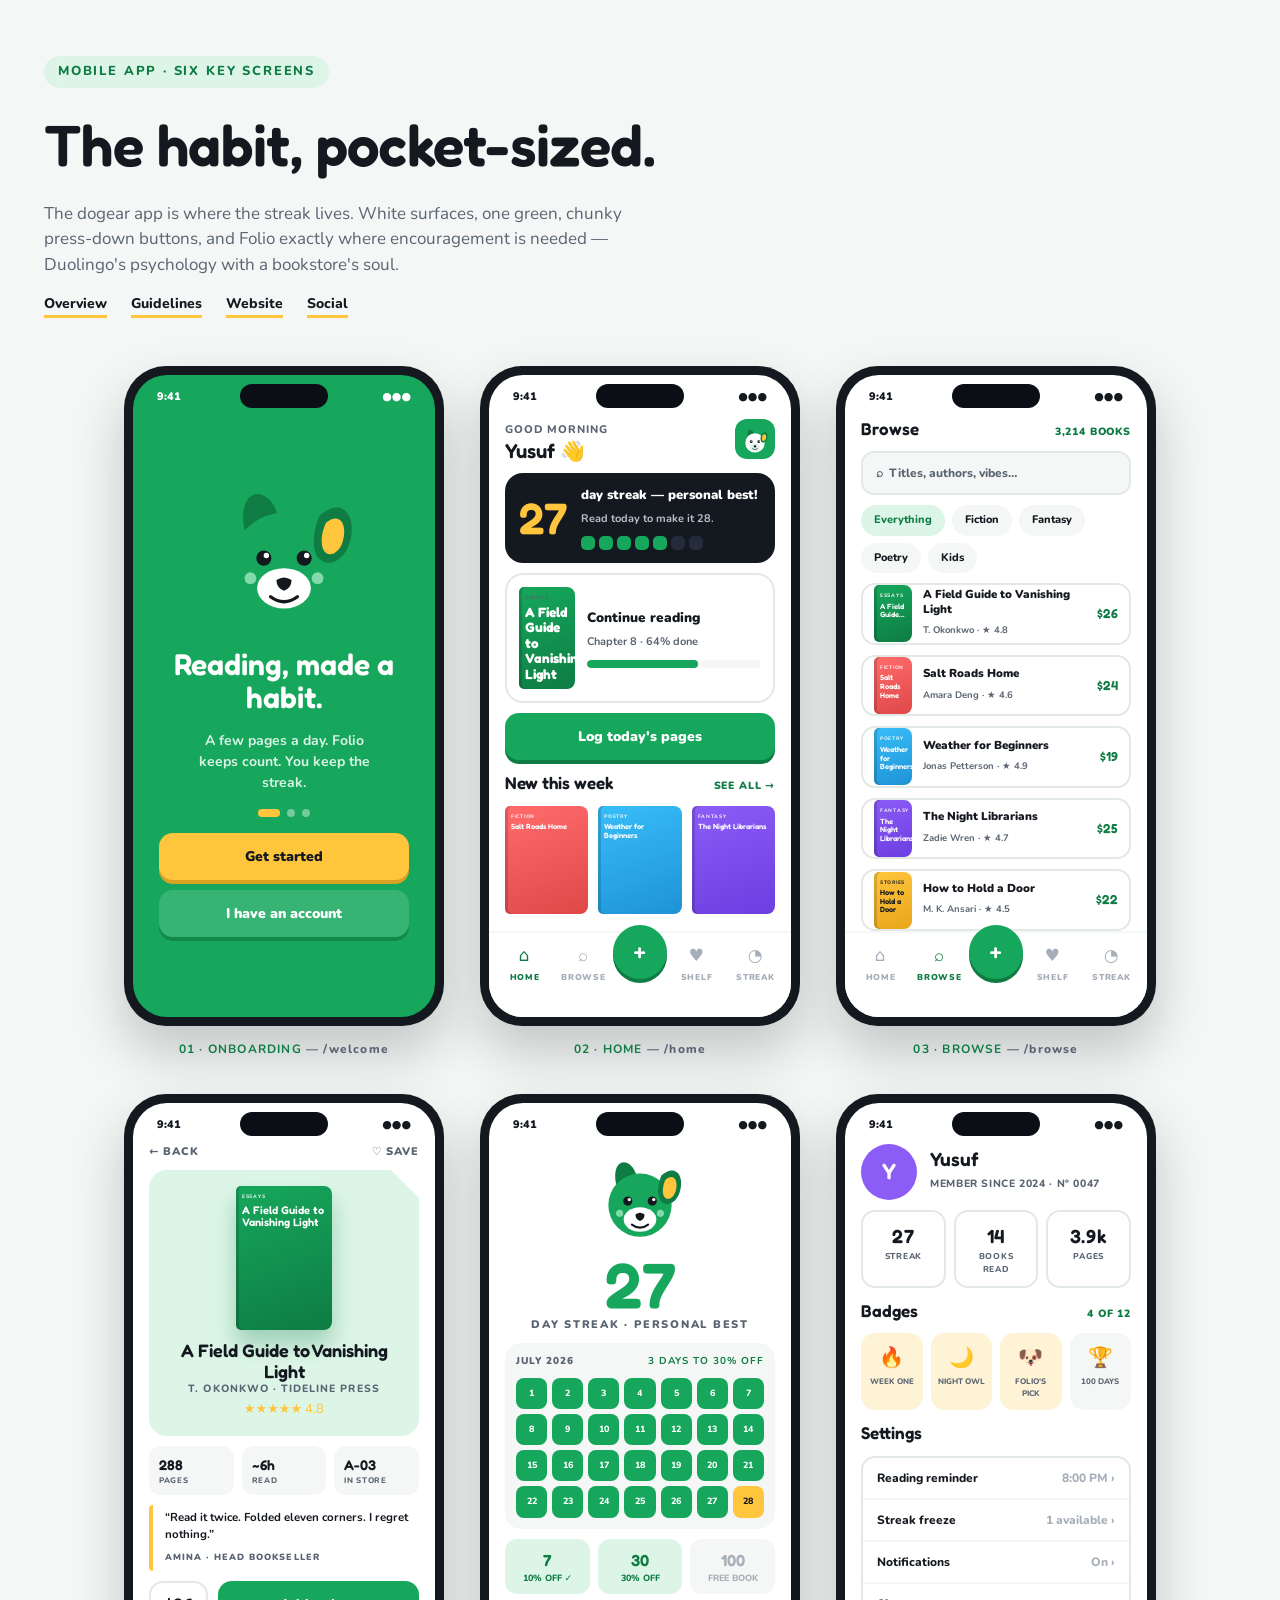
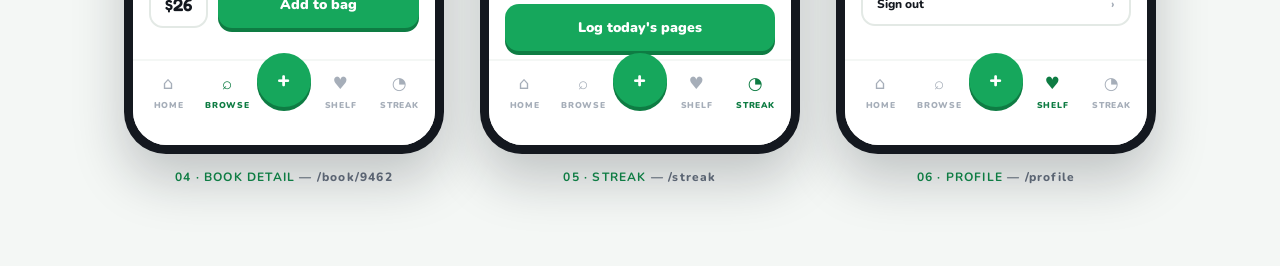
<file: mobile-design.html>
<!DOCTYPE html>
<html lang="en">
<head>
<meta charset="UTF-8">
<meta name="viewport" content="width=device-width, initial-scale=1.0">
<title>dogear — Mobile App Design</title>
<link rel="icon" href="logo/favicon.svg" type="image/svg+xml">
<link rel="preconnect" href="https://fonts.googleapis.com">
<link rel="preconnect" href="https://fonts.gstatic.com" crossorigin>
<link href="https://fonts.googleapis.com/css2?family=Fredoka:wght@400;500;600&family=Nunito:wght@400;700;800;900&display=swap" rel="stylesheet">
<style>
  :root {
    --leaf: #16A75C; --forest: #0E7C43; --sprout: #DCF5E7; --sunny: #FFC53D;
    --ink: #14181F; --slate: #5A6472; --cloud: #FFFFFF; --mist: #F4F7F5; --border: #E3E9E5;
    --coral: #FF6B6B; --violet: #8B5CF6; --sky: #38BDF8;
    --display: "Fredoka", "Trebuchet MS", "Segoe UI", sans-serif;
    --body: "Nunito", "Segoe UI", system-ui, sans-serif;
  }
  * { margin: 0; padding: 0; box-sizing: border-box; }
  @media (prefers-reduced-motion: reduce) { *, *::before, *::after { animation: none !important; transition: none !important; } }
  body { background: var(--mist); color: var(--ink); font-family: var(--body); line-height: 1.5; -webkit-font-smoothing: antialiased; }
  a { color: inherit; text-decoration: none; }
  a:focus-visible { outline: 3px solid var(--sunny); outline-offset: 3px; }
  .wrap { max-width: 1240px; margin: 0 auto; padding: 0 24px; }
  .kicker { display: inline-block; font-weight: 800; font-size: 13px; letter-spacing: 0.14em; text-transform: uppercase; color: var(--forest); background: var(--sprout); border-radius: 999px; padding: 6px 14px; }
  .page-head { padding: 56px 0 8px; }
  .page-head h1 { font-family: var(--display); font-weight: 600; font-size: clamp(36px, 5vw, 58px); margin: 14px 0 12px; letter-spacing: -0.01em; }
  .page-head p { color: var(--slate); max-width: 62ch; font-size: 17px; }
  .page-head nav { margin-top: 16px; font-weight: 800; font-size: 14px; }
  .page-head nav a { border-bottom: 3px solid var(--sunny); padding-bottom: 2px; margin-right: 20px; }

  .stage { padding: 44px 0 80px; display: flex; gap: 36px; flex-wrap: wrap; justify-content: center; }
  .slot { display: flex; flex-direction: column; align-items: center; gap: 14px; }
  .slot .cap { font-weight: 800; font-size: 12px; letter-spacing: 0.1em; color: var(--slate); }
  .slot .cap b { color: var(--forest); }

  .phone { width: 320px; height: 660px; background: var(--ink); border-radius: 42px; padding: 9px; box-shadow: 0 26px 52px rgba(20,24,31,0.22); }
  .screen { position: relative; background: var(--cloud); border-radius: 34px; height: 100%; overflow: hidden; display: flex; flex-direction: column; }
  .screen.green { background: var(--leaf); color: #fff; }
  .island { position: absolute; top: 9px; left: 50%; transform: translateX(-50%); width: 88px; height: 24px; background: #0B0E14; border-radius: 18px; z-index: 5; }
  .statusbar { display: flex; justify-content: space-between; padding: 14px 24px 4px; font-weight: 900; font-size: 11px; }
  .scroll { flex: 1; overflow: hidden; padding: 6px 16px 0; display: flex; flex-direction: column; gap: 10px; }

  /* shared app bits */
  .chunk { display: block; text-align: center; background: var(--leaf); color: #fff; font-weight: 900; font-size: 14px; border-radius: 14px; padding: 13px; box-shadow: 0 4px 0 var(--forest); }
  .chunk.sun { background: var(--sunny); color: var(--ink); box-shadow: 0 4px 0 #D9A222; }
  .chunk.ghost { background: var(--cloud); color: var(--ink); border: 2px solid var(--border); box-shadow: 0 4px 0 var(--border); }
  .tabbar { display: flex; border-top: 2px solid var(--mist); background: var(--cloud); padding: 10px 6px 20px; margin-top: auto; }
  .tabbar div { flex: 1; text-align: center; font-weight: 900; font-size: 8.5px; letter-spacing: 0.08em; color: #A6AEB9; }
  .tabbar div b { display: block; font-size: 17px; margin-bottom: 2px; font-weight: 400; }
  .tabbar div.on { color: var(--forest); }
  .tabbar .fab { position: relative; top: -18px; flex: 0 0 54px; }
  .tabbar .fab span { display: flex; align-items: center; justify-content: center; width: 54px; height: 54px; border-radius: 50%; background: var(--leaf); color: #fff; font-size: 22px; box-shadow: 0 4px 0 var(--forest); margin: 0 auto; }

  /* s1 onboarding */
  .ob { align-items: center; text-align: center; justify-content: center; gap: 16px; padding: 0 26px; }
  .ob img.m { width: 168px; }
  .ob h2 { font-family: var(--display); font-weight: 600; font-size: 30px; line-height: 1.1; color: #fff; }
  .ob p { font-weight: 700; font-size: 14px; color: #D9F3E5; max-width: 24ch; }
  .ob .dots { display: flex; gap: 7px; }
  .ob .dots span { width: 8px; height: 8px; border-radius: 50%; background: rgba(255,255,255,0.4); }
  .ob .dots span.on { background: var(--sunny); width: 22px; border-radius: 999px; }
  .ob .btns { width: 100%; display: grid; gap: 10px; padding-bottom: 26px; }

  /* s2 home */
  .apphead { display: flex; align-items: center; justify-content: space-between; }
  .apphead .hi b { font-family: var(--display); font-weight: 600; font-size: 20px; display: block; line-height: 1.15; }
  .apphead .hi span { font-weight: 800; font-size: 11px; color: var(--slate); letter-spacing: 0.08em; }
  .apphead img { width: 40px; height: 40px; border-radius: 12px; }
  .streak-card { background: var(--ink); color: #fff; border-radius: 18px; padding: 13px 14px; display: flex; align-items: center; gap: 14px; }
  .streak-card .n { font-family: var(--display); font-weight: 600; font-size: 44px; color: var(--sunny); line-height: 1; }
  .streak-card .t b { font-weight: 900; font-size: 13px; display: block; }
  .streak-card .t span { font-weight: 700; font-size: 11px; color: #B8BFCA; }
  .streak-card .week { display: flex; gap: 4px; margin-top: 7px; }
  .streak-card .week i { width: 14px; height: 14px; border-radius: 5px; background: #242C3B; }
  .streak-card .week i.lit { background: var(--leaf); }
  .reading-now { border: 2px solid var(--border); border-radius: 18px; padding: 12px; display: flex; gap: 12px; align-items: center; }
  .mini-cover { flex-shrink: 0; width: 56px; aspect-ratio: 2/3; border-radius: 5px 8px 8px 5px; padding: 7px 6px; color: #fff; display: flex; flex-direction: column; box-shadow: inset 3px 0 0 rgba(0,0,0,0.15); }
  .mini-cover b { font-family: var(--display); font-weight: 600; font-size: 7.5px; line-height: 1.15; margin-top: 3px; }
  .mini-cover .c { font-weight: 800; font-size: 5px; letter-spacing: 0.14em; opacity: 0.85; }
  .reading-now .t { flex: 1; }
  .reading-now b { font-weight: 900; font-size: 13.5px; display: block; }
  .reading-now span { font-weight: 700; font-size: 11px; color: var(--slate); }
  .bar { height: 8px; background: var(--mist); border-radius: 999px; margin-top: 8px; overflow: hidden; }
  .bar i { display: block; height: 100%; width: 64%; background: var(--leaf); border-radius: 999px; }
  .h-row { display: flex; justify-content: space-between; align-items: baseline; }
  .h-row b { font-family: var(--display); font-weight: 600; font-size: 17px; }
  .h-row span { font-weight: 900; font-size: 10.5px; color: var(--forest); letter-spacing: 0.08em; }
  .shelf-row { display: flex; gap: 10px; }
  .shelf-row .mini-cover { width: 30%; flex: 1; aspect-ratio: 2/2.6; }

  /* s3 browse */
  .searchbar { display: flex; align-items: center; gap: 8px; background: var(--mist); border: 2px solid var(--border); border-radius: 13px; padding: 11px 13px; font-weight: 800; font-size: 12px; color: var(--slate); }
  .chiprow { display: flex; gap: 7px; flex-wrap: wrap; }
  .chiprow span { font-weight: 800; font-size: 11px; border-radius: 999px; padding: 7px 13px; background: var(--mist); }
  .chiprow span.on { background: var(--sprout); color: var(--forest); }
  .lrow { display: flex; gap: 11px; align-items: center; border: 2px solid var(--border); border-radius: 14px; padding: 9px 11px; position: relative; overflow: hidden; }
  .lrow.pick::after { content: ""; position: absolute; top: 0; right: 0; border-style: solid; border-width: 0 20px 20px 0; border-color: var(--sunny) var(--cloud) transparent transparent; }
  .lrow .mini-cover { width: 38px; }
  .lrow .t b { font-weight: 900; font-size: 11.5px; display: block; line-height: 1.25; }
  .lrow .t span { font-weight: 700; font-size: 9.5px; color: var(--slate); }
  .lrow .pr { margin-left: auto; font-family: var(--display); font-weight: 600; font-size: 13px; color: var(--forest); }

  /* s4 detail */
  .backrow { display: flex; justify-content: space-between; font-weight: 900; font-size: 11px; color: var(--slate); letter-spacing: 0.08em; }
  .dhero { background: var(--sprout); border-radius: 18px; padding: 16px; display: flex; flex-direction: column; align-items: center; position: relative; overflow: hidden; }
  .dhero::after { content: ""; position: absolute; top: 0; right: 0; border-style: solid; border-width: 0 28px 28px 0; border-color: var(--sunny) var(--cloud) transparent transparent; }
  .dhero .mini-cover { width: 96px; box-shadow: inset 3px 0 0 rgba(0,0,0,0.15), 0 14px 22px rgba(14,124,67,0.3); }
  .dhero .mini-cover b { font-size: 11px; }
  .dhero h3 { font-family: var(--display); font-weight: 600; font-size: 18px; text-align: center; line-height: 1.15; margin-top: 10px; }
  .dhero .au { font-weight: 800; font-size: 10.5px; color: var(--slate); letter-spacing: 0.1em; }
  .dhero .stars { color: var(--sunny); font-size: 13px; margin-top: 3px; }
  .factrow { display: flex; gap: 8px; }
  .factrow div { flex: 1; background: var(--mist); border-radius: 12px; padding: 8px 10px; font-weight: 800; font-size: 8px; letter-spacing: 0.08em; color: var(--slate); }
  .factrow b { display: block; font-family: var(--display); font-weight: 600; font-size: 14px; color: var(--ink); letter-spacing: 0; }
  .note { border-left: 4px solid var(--sunny); border-radius: 4px; padding: 4px 0 4px 12px; }
  .note p { font-weight: 700; font-size: 11.5px; }
  .note span { font-weight: 900; font-size: 9px; letter-spacing: 0.12em; color: var(--slate); }
  .buyrow { display: flex; gap: 10px; align-items: stretch; }
  .buyrow .pr { display: flex; align-items: center; font-family: var(--display); font-weight: 600; font-size: 18px; border: 2px solid var(--border); border-radius: 14px; padding: 0 14px; }
  .buyrow .chunk { flex: 1; }

  /* s5 streak */
  .sk { text-align: center; }
  .sk .mascot { width: 102px; margin: 0 auto; }
  .sk .big { font-family: var(--display); font-weight: 600; font-size: 64px; color: var(--leaf); line-height: 1; }
  .sk .lbl { font-weight: 900; font-size: 11px; letter-spacing: 0.16em; color: var(--slate); }
  .cal { background: var(--mist); border-radius: 16px; padding: 11px; }
  .cal .m { display: flex; justify-content: space-between; font-weight: 900; font-size: 10px; letter-spacing: 0.1em; color: var(--slate); margin-bottom: 9px; }
  .cal .m b { color: var(--forest); }
  .cal .days { display: grid; grid-template-columns: repeat(7, 1fr); gap: 5px; }
  .cal .days span { aspect-ratio: 1; border-radius: 8px; background: var(--cloud); display: flex; align-items: center; justify-content: center; font-weight: 800; font-size: 9px; color: #A6AEB9; }
  .cal .days span.lit { background: var(--leaf); color: #fff; }
  .cal .days span.today { background: var(--sunny); color: var(--ink); }
  .reward-strip { display: flex; gap: 8px; }
  .reward-strip div { flex: 1; background: var(--sprout); border-radius: 12px; padding: 9px; font-weight: 800; font-size: 9px; color: var(--forest); text-align: center; }
  .reward-strip b { display: block; font-family: var(--display); font-weight: 600; font-size: 16px; }
  .reward-strip .locked { background: var(--mist); color: #A6AEB9; }

  /* s6 profile */
  .prof-head { display: flex; align-items: center; gap: 13px; }
  .prof-head .av { width: 56px; height: 56px; border-radius: 50%; background: var(--violet); color: #fff; display: flex; align-items: center; justify-content: center; font-family: var(--display); font-weight: 600; font-size: 22px; }
  .prof-head b { font-family: var(--display); font-weight: 600; font-size: 19px; display: block; line-height: 1.1; }
  .prof-head span { font-weight: 800; font-size: 10.5px; color: var(--slate); letter-spacing: 0.06em; }
  .statgrid { display: flex; gap: 8px; }
  .statgrid div { flex: 1; border: 2px solid var(--border); border-radius: 14px; padding: 10px; text-align: center; font-weight: 800; font-size: 8.5px; letter-spacing: 0.08em; color: var(--slate); }
  .statgrid b { display: block; font-family: var(--display); font-weight: 600; font-size: 19px; color: var(--ink); }
  .badges { display: flex; gap: 8px; }
  .badges div { flex: 1; background: var(--mist); border-radius: 14px; padding: 10px 6px; text-align: center; font-weight: 800; font-size: 8px; color: var(--slate); }
  .badges .em { font-size: 20px; display: block; margin-bottom: 3px; }
  .badges .earned { background: #FFF3D6; }
  .setrow { border: 2px solid var(--border); border-radius: 14px; overflow: hidden; }
  .setrow div { display: flex; justify-content: space-between; padding: 11px 14px; font-weight: 800; font-size: 12px; border-bottom: 2px solid var(--mist); }
  .setrow div:last-child { border-bottom: none; }
  .setrow span { color: #A6AEB9; }

  @media (max-width: 720px) { .stage { gap: 26px; } .phone { width: 300px; height: 620px; } }
</style>
</head>
<body>

<header class="page-head">
  <div class="wrap">
    <span class="kicker">MOBILE APP · SIX KEY SCREENS</span>
    <h1>The habit, pocket-sized.</h1>
    <p>The dogear app is where the streak lives. White surfaces, one green, chunky
    press-down buttons, and Folio exactly where encouragement is needed — Duolingo's
    psychology with a bookstore's soul.</p>
    <nav>
      <a href="index.html">Overview</a>
      <a href="brand-guidelines.html">Guidelines</a>
      <a href="website/home.html">Website</a>
      <a href="social-media.html">Social</a>
    </nav>
  </div>
</header>

<div class="stage">

  <!-- 01 onboarding -->
  <div class="slot">
    <div class="phone">
      <div class="screen green">
        <div class="island"></div>
        <div class="statusbar"><span>9:41</span><span>●●●</span></div>
        <div class="scroll ob">
          <img class="m" src="logo/mascot.svg" alt="Folio waves hello">
          <h2>Reading, made a habit.</h2>
          <p>A few pages a day. Folio keeps count. You keep the streak.</p>
          <div class="dots"><span class="on"></span><span></span><span></span></div>
          <div class="btns">
            <span class="chunk sun">Get started</span>
            <span class="chunk" style="background:rgba(255,255,255,0.14); box-shadow:0 4px 0 rgba(0,0,0,0.18);">I have an account</span>
          </div>
        </div>
      </div>
    </div>
    <span class="cap"><b>01 · ONBOARDING</b> — /welcome</span>
  </div>

  <!-- 02 home -->
  <div class="slot">
    <div class="phone">
      <div class="screen">
        <div class="island"></div>
        <div class="statusbar"><span>9:41</span><span>●●●</span></div>
        <div class="scroll">
          <div class="apphead">
            <div class="hi"><span>GOOD MORNING</span><b>Yusuf 👋</b></div>
            <img src="logo/app-icon.svg" alt="dogear">
          </div>
          <div class="streak-card">
            <div class="n">27</div>
            <div class="t">
              <b>day streak — personal best!</b>
              <span>Read today to make it 28.</span>
              <div class="week"><i class="lit"></i><i class="lit"></i><i class="lit"></i><i class="lit"></i><i class="lit"></i><i></i><i></i></div>
            </div>
          </div>
          <div class="reading-now">
            <div class="mini-cover" style="background:linear-gradient(160deg,#16A75C,#0E7C43)"><span class="c">ESSAYS</span><b>A Field Guide to Vanishing Light</b></div>
            <div class="t">
              <b>Continue reading</b>
              <span>Chapter 8 · 64% done</span>
              <div class="bar"><i></i></div>
            </div>
          </div>
          <span class="chunk">Log today's pages</span>
          <div class="h-row"><b>New this week</b><span>SEE ALL →</span></div>
          <div class="shelf-row">
            <div class="mini-cover" style="background:linear-gradient(160deg,#FF6B6B,#E04848)"><span class="c">FICTION</span><b>Salt Roads Home</b></div>
            <div class="mini-cover" style="background:linear-gradient(160deg,#38BDF8,#1E93D6)"><span class="c">POETRY</span><b>Weather for Beginners</b></div>
            <div class="mini-cover" style="background:linear-gradient(160deg,#8B5CF6,#6D3EE0)"><span class="c">FANTASY</span><b>The Night Librarians</b></div>
          </div>
        </div>
        <div class="tabbar">
          <div class="on"><b>⌂</b>HOME</div>
          <div><b>⌕</b>BROWSE</div>
          <div class="fab"><span>+</span></div>
          <div><b>♥</b>SHELF</div>
          <div><b>◔</b>STREAK</div>
        </div>
      </div>
    </div>
    <span class="cap"><b>02 · HOME</b> — /home</span>
  </div>

  <!-- 03 browse -->
  <div class="slot">
    <div class="phone">
      <div class="screen">
        <div class="island"></div>
        <div class="statusbar"><span>9:41</span><span>●●●</span></div>
        <div class="scroll">
          <div class="h-row"><b>Browse</b><span>3,214 BOOKS</span></div>
          <div class="searchbar">⌕ &nbsp;Titles, authors, vibes…</div>
          <div class="chiprow">
            <span class="on">Everything</span><span>Fiction</span><span>Fantasy</span><span>Poetry</span><span>Kids</span>
          </div>
          <div class="lrow pick">
            <div class="mini-cover" style="background:linear-gradient(160deg,#16A75C,#0E7C43)"><span class="c">ESSAYS</span><b>A Field Guide…</b></div>
            <div class="t"><b>A Field Guide to Vanishing Light</b><span>T. Okonkwo · ★ 4.8</span></div>
            <div class="pr">$26</div>
          </div>
          <div class="lrow">
            <div class="mini-cover" style="background:linear-gradient(160deg,#FF6B6B,#E04848)"><span class="c">FICTION</span><b>Salt Roads Home</b></div>
            <div class="t"><b>Salt Roads Home</b><span>Amara Deng · ★ 4.6</span></div>
            <div class="pr">$24</div>
          </div>
          <div class="lrow">
            <div class="mini-cover" style="background:linear-gradient(160deg,#38BDF8,#1E93D6)"><span class="c">POETRY</span><b>Weather for Beginners</b></div>
            <div class="t"><b>Weather for Beginners</b><span>Jonas Petterson · ★ 4.9</span></div>
            <div class="pr">$19</div>
          </div>
          <div class="lrow">
            <div class="mini-cover" style="background:linear-gradient(160deg,#8B5CF6,#6D3EE0)"><span class="c">FANTASY</span><b>The Night Librarians</b></div>
            <div class="t"><b>The Night Librarians</b><span>Zadie Wren · ★ 4.7</span></div>
            <div class="pr">$25</div>
          </div>
          <div class="lrow">
            <div class="mini-cover" style="background:linear-gradient(160deg,#FFC53D,#E8A61B); color:var(--ink)"><span class="c">STORIES</span><b>How to Hold a Door</b></div>
            <div class="t"><b>How to Hold a Door</b><span>M. K. Ansari · ★ 4.5</span></div>
            <div class="pr">$22</div>
          </div>
        </div>
        <div class="tabbar">
          <div><b>⌂</b>HOME</div>
          <div class="on"><b>⌕</b>BROWSE</div>
          <div class="fab"><span>+</span></div>
          <div><b>♥</b>SHELF</div>
          <div><b>◔</b>STREAK</div>
        </div>
      </div>
    </div>
    <span class="cap"><b>03 · BROWSE</b> — /browse</span>
  </div>

  <!-- 04 book detail -->
  <div class="slot">
    <div class="phone">
      <div class="screen">
        <div class="island"></div>
        <div class="statusbar"><span>9:41</span><span>●●●</span></div>
        <div class="scroll">
          <div class="backrow"><span>← BACK</span><span>♡ SAVE</span></div>
          <div class="dhero">
            <div class="mini-cover" style="background:linear-gradient(160deg,#16A75C,#0E7C43)"><span class="c">ESSAYS</span><b>A Field Guide to Vanishing Light</b></div>
            <h3>A Field Guide to Vanishing Light</h3>
            <span class="au">T. OKONKWO · TIDELINE PRESS</span>
            <span class="stars">★★★★★ 4.8</span>
          </div>
          <div class="factrow">
            <div><b>288</b>PAGES</div>
            <div><b>~6h</b>READ</div>
            <div><b>A-03</b>IN STORE</div>
          </div>
          <div class="note">
            <p>“Read it twice. Folded eleven corners. I regret nothing.”</p>
            <span>AMINA · HEAD BOOKSELLER</span>
          </div>
          <div class="buyrow">
            <div class="pr">$26</div>
            <span class="chunk">Add to bag</span>
          </div>
        </div>
        <div class="tabbar">
          <div><b>⌂</b>HOME</div>
          <div class="on"><b>⌕</b>BROWSE</div>
          <div class="fab"><span>+</span></div>
          <div><b>♥</b>SHELF</div>
          <div><b>◔</b>STREAK</div>
        </div>
      </div>
    </div>
    <span class="cap"><b>04 · BOOK DETAIL</b> — /book/9462</span>
  </div>

  <!-- 05 streak -->
  <div class="slot">
    <div class="phone">
      <div class="screen">
        <div class="island"></div>
        <div class="statusbar"><span>9:41</span><span>●●●</span></div>
        <div class="scroll">
          <div class="sk">
            <img class="mascot" src="logo/mascot.svg" alt="Folio celebrates">
            <div class="big">27</div>
            <div class="lbl">DAY STREAK · PERSONAL BEST</div>
          </div>
          <div class="cal" role="img" aria-label="July calendar with 27 days logged">
            <div class="m"><span>JULY 2026</span><b>3 DAYS TO 30% OFF</b></div>
            <div class="days">
              <span class="lit">1</span><span class="lit">2</span><span class="lit">3</span><span class="lit">4</span><span class="lit">5</span><span class="lit">6</span><span class="lit">7</span>
              <span class="lit">8</span><span class="lit">9</span><span class="lit">10</span><span class="lit">11</span><span class="lit">12</span><span class="lit">13</span><span class="lit">14</span>
              <span class="lit">15</span><span class="lit">16</span><span class="lit">17</span><span class="lit">18</span><span class="lit">19</span><span class="lit">20</span><span class="lit">21</span>
              <span class="lit">22</span><span class="lit">23</span><span class="lit">24</span><span class="lit">25</span><span class="lit">26</span><span class="lit">27</span><span class="today">28</span>
            </div>
          </div>
          <div class="reward-strip">
            <div><b>7</b>10% OFF ✓</div>
            <div><b>30</b>30% OFF</div>
            <div class="locked"><b>100</b>FREE BOOK</div>
          </div>
          <span class="chunk">Log today's pages</span>
        </div>
        <div class="tabbar">
          <div><b>⌂</b>HOME</div>
          <div><b>⌕</b>BROWSE</div>
          <div class="fab"><span>+</span></div>
          <div><b>♥</b>SHELF</div>
          <div class="on"><b>◔</b>STREAK</div>
        </div>
      </div>
    </div>
    <span class="cap"><b>05 · STREAK</b> — /streak</span>
  </div>

  <!-- 06 profile -->
  <div class="slot">
    <div class="phone">
      <div class="screen">
        <div class="island"></div>
        <div class="statusbar"><span>9:41</span><span>●●●</span></div>
        <div class="scroll">
          <div class="prof-head">
            <div class="av">Y</div>
            <div>
              <b>Yusuf</b>
              <span>MEMBER SINCE 2024 · Nº 0047</span>
            </div>
          </div>
          <div class="statgrid">
            <div><b>27</b>STREAK</div>
            <div><b>14</b>BOOKS READ</div>
            <div><b>3.9k</b>PAGES</div>
          </div>
          <div class="h-row"><b>Badges</b><span>4 OF 12</span></div>
          <div class="badges">
            <div class="earned"><span class="em">🔥</span>WEEK ONE</div>
            <div class="earned"><span class="em">🌙</span>NIGHT OWL</div>
            <div class="earned"><span class="em">🐶</span>FOLIO'S PICK</div>
            <div><span class="em">🏆</span>100 DAYS</div>
          </div>
          <div class="h-row"><b>Settings</b><span></span></div>
          <div class="setrow">
            <div>Reading reminder <span>8:00 PM ›</span></div>
            <div>Streak freeze <span>1 available ›</span></div>
            <div>Notifications <span>On ›</span></div>
            <div>Sign out <span>›</span></div>
          </div>
        </div>
        <div class="tabbar">
          <div><b>⌂</b>HOME</div>
          <div><b>⌕</b>BROWSE</div>
          <div class="fab"><span>+</span></div>
          <div class="on"><b>♥</b>SHELF</div>
          <div><b>◔</b>STREAK</div>
        </div>
      </div>
    </div>
    <span class="cap"><b>06 · PROFILE</b> — /profile</span>
  </div>

</div>

</body>
</html>
</file>
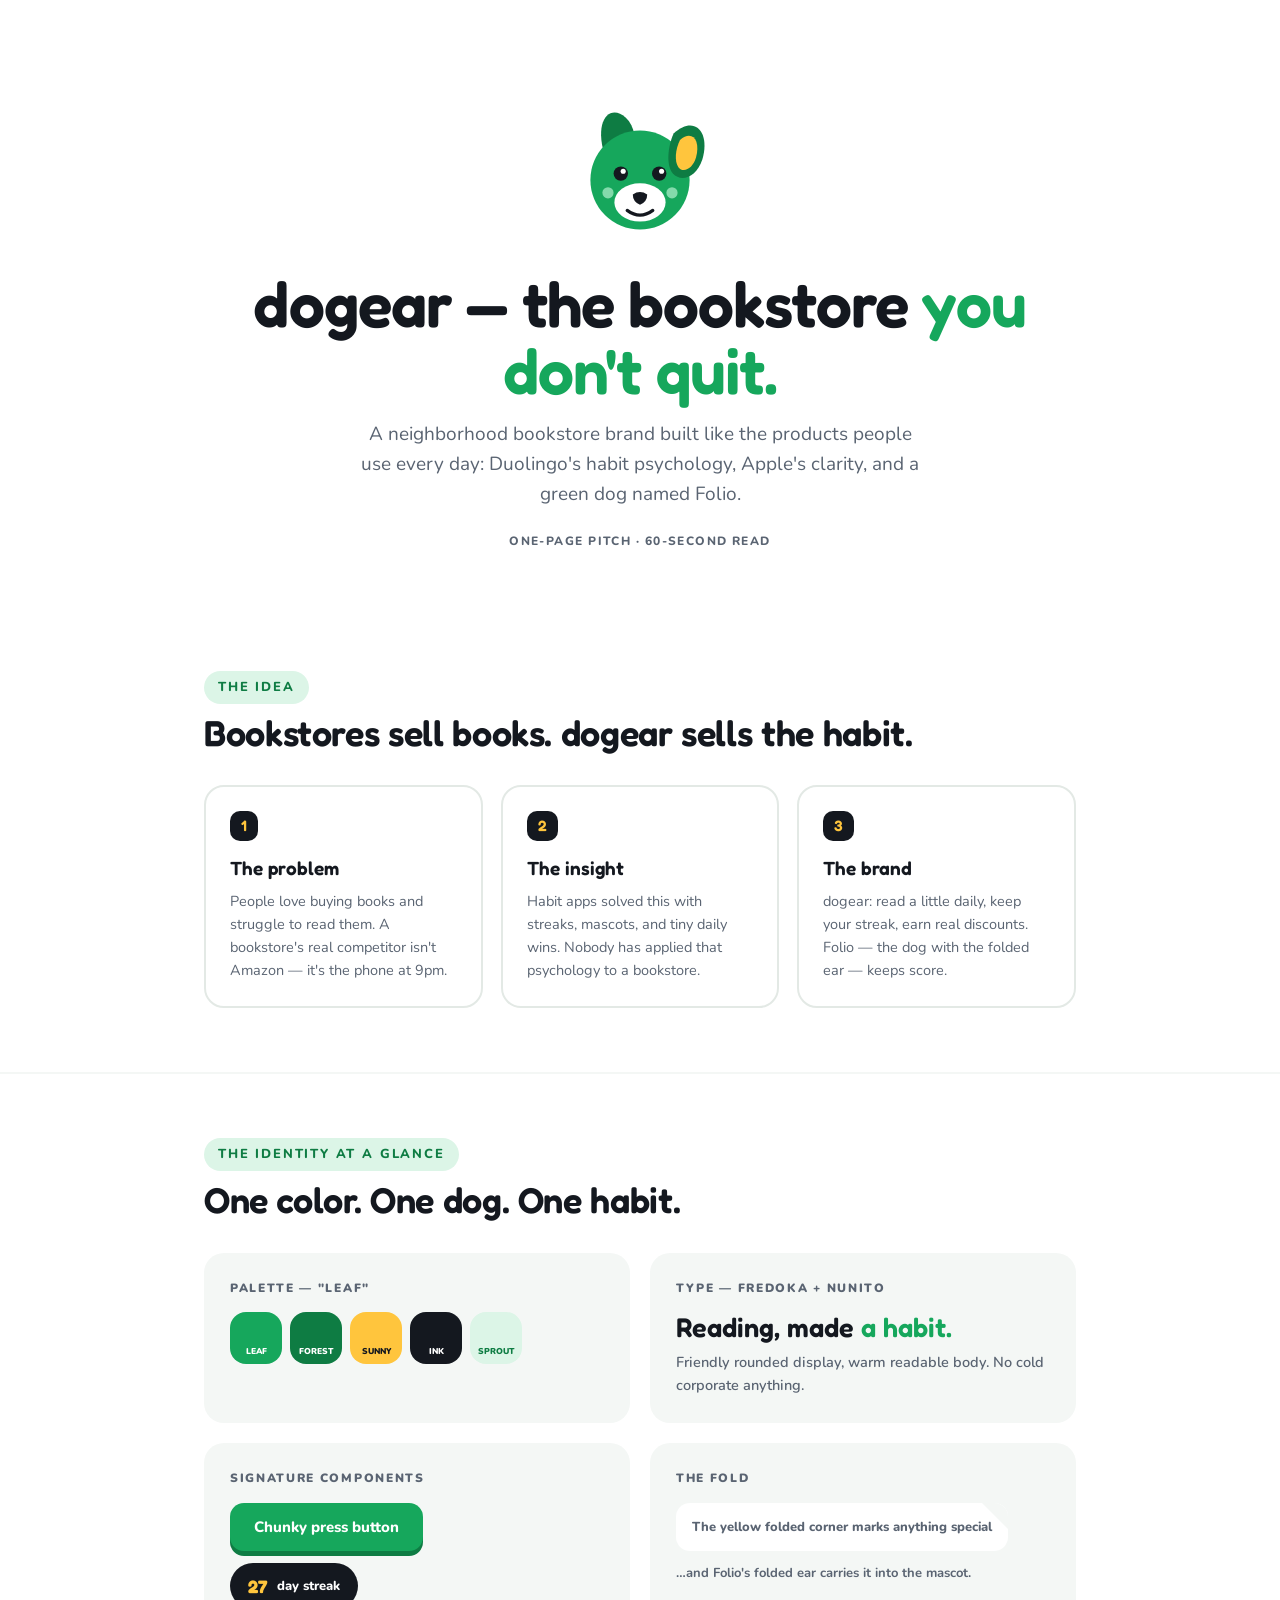
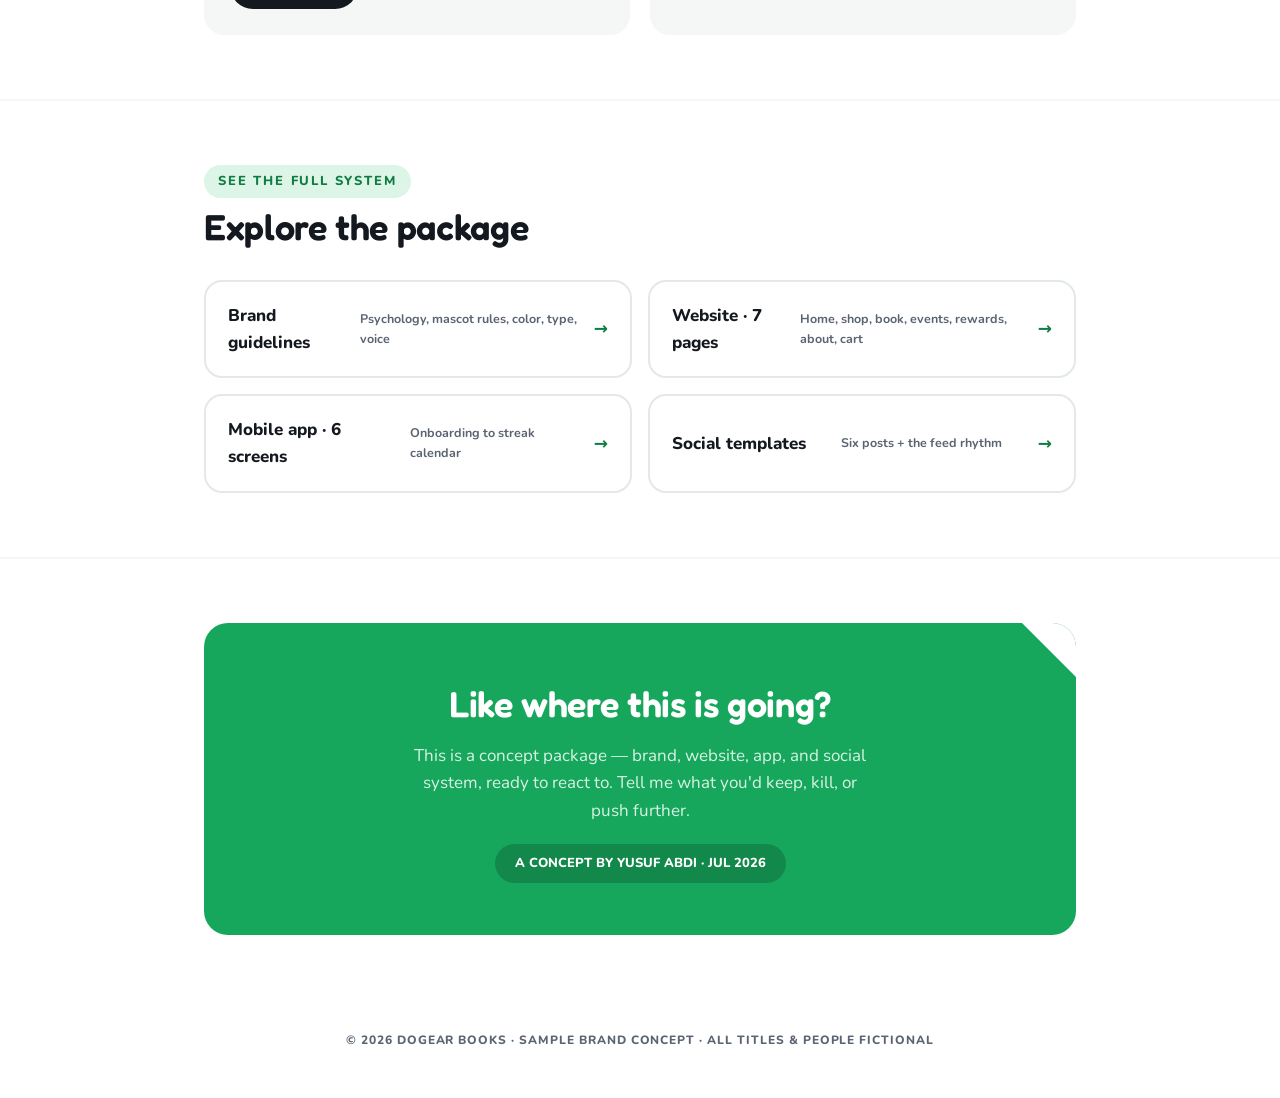
<file: pitch.html>
<!DOCTYPE html>
<html lang="en">
<head>
<meta charset="UTF-8">
<meta name="viewport" content="width=device-width, initial-scale=1.0">
<meta name="description" content="dogear — a neighborhood bookstore brand built like a habit app. One-page pitch.">
<title>dogear — The Pitch</title>
<link rel="icon" href="logo/favicon.svg" type="image/svg+xml">
<link rel="preconnect" href="https://fonts.googleapis.com">
<link rel="preconnect" href="https://fonts.gstatic.com" crossorigin>
<link href="https://fonts.googleapis.com/css2?family=Fredoka:wght@400;500;600&family=Nunito:wght@400;700;800;900&display=swap" rel="stylesheet">
<style>
  :root {
    --leaf: #16A75C; --forest: #0E7C43; --sprout: #DCF5E7; --sunny: #FFC53D;
    --ink: #14181F; --slate: #5A6472; --cloud: #FFFFFF; --mist: #F4F7F5; --border: #E3E9E5;
    --display: "Fredoka", "Trebuchet MS", "Segoe UI", sans-serif;
    --body: "Nunito", "Segoe UI", system-ui, sans-serif;
  }
  * { margin: 0; padding: 0; box-sizing: border-box; }
  @media (prefers-reduced-motion: reduce) { *, *::before, *::after { animation: none !important; transition: none !important; } }
  body { background: var(--cloud); color: var(--ink); font-family: var(--body); font-size: 17px; line-height: 1.6; -webkit-font-smoothing: antialiased; }
  a { color: inherit; text-decoration: none; }
  a:focus-visible { outline: 3px solid var(--sunny); outline-offset: 3px; }
  .wrap { max-width: 920px; margin: 0 auto; padding: 0 24px; }
  .kicker { display: inline-block; font-weight: 800; font-size: 13px; letter-spacing: 0.14em; text-transform: uppercase; color: var(--forest); background: var(--sprout); border-radius: 999px; padding: 6px 14px; }
  h2 { font-family: var(--display); font-weight: 600; font-size: clamp(26px, 3.4vw, 36px); letter-spacing: -0.01em; margin-bottom: 10px; }
  section { padding: clamp(40px, 6vw, 64px) 0; }
  section + section { border-top: 2px solid var(--mist); }

  .hero { text-align: center; padding: clamp(52px, 8vw, 84px) 0 clamp(36px, 5vw, 56px); }
  .hero img { width: clamp(120px, 16vw, 160px); }
  .hero h1 { font-family: var(--display); font-weight: 600; font-size: clamp(38px, 6vw, 64px); line-height: 1.05; letter-spacing: -0.015em; margin: 18px 0 14px; }
  .hero h1 em { font-style: normal; color: var(--leaf); }
  .hero p { color: var(--slate); font-size: 19px; max-width: 52ch; margin: 0 auto; }
  .hero .read-time { font-weight: 800; font-size: 12px; letter-spacing: 0.12em; color: var(--slate); margin-top: 22px; }

  .idea { display: grid; grid-template-columns: repeat(3, 1fr); gap: 18px; margin-top: 24px; }
  .idea .card { border: 2px solid var(--border); border-radius: 20px; padding: 24px; }
  .idea .n { font-family: var(--display); font-weight: 600; font-size: 15px; background: var(--ink); color: var(--sunny); border-radius: 10px; padding: 3px 11px; display: inline-block; margin-bottom: 12px; }
  .idea h3 { font-family: var(--display); font-weight: 600; font-size: 19px; margin-bottom: 6px; }
  .idea p { font-size: 14.5px; color: var(--slate); }

  .glance { display: grid; grid-template-columns: 1fr 1fr; gap: 20px; margin-top: 24px; }
  .pane { background: var(--mist); border-radius: 20px; padding: 26px; }
  .pane h4 { font-weight: 900; font-size: 12px; letter-spacing: 0.14em; color: var(--slate); margin-bottom: 14px; }
  .chips { display: flex; gap: 8px; flex-wrap: wrap; }
  .chips span { width: 52px; height: 52px; border-radius: 16px; display: flex; align-items: flex-end; justify-content: center; font-weight: 900; font-size: 8.5px; padding-bottom: 5px; color: #fff; }
  .type-demo .a { font-family: var(--display); font-weight: 600; font-size: 27px; line-height: 1.15; }
  .type-demo .a em { font-style: normal; color: var(--leaf); }
  .type-demo .b { font-weight: 600; font-size: 14.5px; color: var(--slate); margin-top: 8px; }
  .btn { display: inline-block; font-weight: 800; font-size: 15px; color: #fff; background: var(--leaf); border-radius: 14px; padding: 12px 24px; box-shadow: 0 5px 0 var(--forest); transition: transform 0.1s, box-shadow 0.1s; }
  .btn:active { transform: translateY(5px); box-shadow: 0 0 0 var(--forest); }
  .streak-mini { display: inline-flex; align-items: center; gap: 10px; background: var(--ink); color: #fff; border-radius: 999px; padding: 9px 18px; font-weight: 800; font-size: 13px; }
  .streak-mini b { font-family: var(--display); font-size: 18px; color: var(--sunny); }
  .pane .fold-chip { position: relative; overflow: hidden; background: var(--cloud); border-radius: 14px; padding: 14px 16px; font-weight: 800; font-size: 13px; color: var(--slate); }
  .pane .fold-chip::after { content: ""; position: absolute; top: 0; right: 0; border-style: solid; border-width: 0 26px 26px 0; border-color: var(--sunny) var(--mist) transparent transparent; }
  .pane .stack { display: grid; gap: 12px; justify-items: start; }

  .explore { display: grid; grid-template-columns: repeat(2, 1fr); gap: 16px; margin-top: 24px; }
  .explore a { border: 2px solid var(--border); border-radius: 18px; padding: 20px 22px; font-weight: 800; transition: transform 0.15s, box-shadow 0.15s; display: flex; justify-content: space-between; align-items: center; gap: 12px; }
  .explore a:hover { transform: translateY(-4px); box-shadow: 0 10px 0 var(--border); }
  .explore a span { color: var(--forest); }
  .explore a small { display: block; font-weight: 700; font-size: 12.5px; color: var(--slate); }

  .cta { text-align: center; background: var(--leaf); border-radius: 24px; padding: clamp(32px, 5vw, 52px); color: #fff; position: relative; overflow: hidden; }
  .cta::after { content: ""; position: absolute; top: 0; right: 0; border-style: solid; border-width: 0 54px 54px 0; border-color: var(--sunny) var(--cloud) transparent transparent; }
  .cta h2 { color: #fff; }
  .cta p { color: #D9F3E5; max-width: 46ch; margin: 8px auto 0; }
  .cta .who { margin-top: 20px; font-weight: 800; font-size: 13px; color: #fff; background: rgba(0,0,0,0.18); display: inline-block; border-radius: 999px; padding: 9px 20px; }

  footer { text-align: center; padding: 32px 0 48px; font-weight: 800; font-size: 12px; letter-spacing: 0.08em; color: var(--slate); }
  @media (max-width: 760px) { .idea { grid-template-columns: 1fr; } .glance, .explore { grid-template-columns: 1fr; } }
</style>
</head>
<body>

<header class="hero">
  <div class="wrap">
    <img src="logo/mascot.svg" alt="Folio, the dogear mascot">
    <h1>dogear — the bookstore <em>you don't quit.</em></h1>
    <p>A neighborhood bookstore brand built like the products people use every day:
    Duolingo's habit psychology, Apple's clarity, and a green dog named Folio.</p>
    <div class="read-time">ONE-PAGE PITCH · 60-SECOND READ</div>
  </div>
</header>

<section>
  <div class="wrap">
    <span class="kicker">THE IDEA</span>
    <h2>Bookstores sell books. dogear sells the habit.</h2>
    <div class="idea">
      <div class="card">
        <span class="n">1</span>
        <h3>The problem</h3>
        <p>People love buying books and struggle to read them. A bookstore's real
        competitor isn't Amazon — it's the phone at 9pm.</p>
      </div>
      <div class="card">
        <span class="n">2</span>
        <h3>The insight</h3>
        <p>Habit apps solved this with streaks, mascots, and tiny daily wins.
        Nobody has applied that psychology to a bookstore.</p>
      </div>
      <div class="card">
        <span class="n">3</span>
        <h3>The brand</h3>
        <p>dogear: read a little daily, keep your streak, earn real discounts.
        Folio — the dog with the folded ear — keeps score.</p>
      </div>
    </div>
  </div>
</section>

<section>
  <div class="wrap">
    <span class="kicker">THE IDENTITY AT A GLANCE</span>
    <h2>One color. One dog. One habit.</h2>
    <div class="glance">
      <div class="pane">
        <h4>PALETTE — "LEAF"</h4>
        <div class="chips">
          <span style="background:#16A75C">LEAF</span>
          <span style="background:#0E7C43">FOREST</span>
          <span style="background:#FFC53D; color:var(--ink)">SUNNY</span>
          <span style="background:#14181F">INK</span>
          <span style="background:#DCF5E7; color:var(--forest)">SPROUT</span>
        </div>
      </div>
      <div class="pane type-demo">
        <h4>TYPE — FREDOKA + NUNITO</h4>
        <div class="a">Reading, made <em>a habit.</em></div>
        <div class="b">Friendly rounded display, warm readable body. No cold corporate anything.</div>
      </div>
      <div class="pane">
        <h4>SIGNATURE COMPONENTS</h4>
        <div class="stack">
          <span class="btn">Chunky press button</span>
          <span class="streak-mini"><b>27</b> day streak</span>
        </div>
      </div>
      <div class="pane">
        <h4>THE FOLD</h4>
        <div class="stack">
          <div class="fold-chip">The yellow folded corner marks anything special</div>
          <div style="font-weight:700; font-size:13px; color:var(--slate);">…and Folio's folded ear carries it into the mascot.</div>
        </div>
      </div>
    </div>
  </div>
</section>

<section>
  <div class="wrap">
    <span class="kicker">SEE THE FULL SYSTEM</span>
    <h2>Explore the package</h2>
    <div class="explore">
      <a href="brand-guidelines.html">Brand guidelines<small>Psychology, mascot rules, color, type, voice</small><span>→</span></a>
      <a href="website/home.html">Website · 7 pages<small>Home, shop, book, events, rewards, about, cart</small><span>→</span></a>
      <a href="mobile-design.html">Mobile app · 6 screens<small>Onboarding to streak calendar</small><span>→</span></a>
      <a href="social-media.html">Social templates<small>Six posts + the feed rhythm</small><span>→</span></a>
    </div>
  </div>
</section>

<section>
  <div class="wrap">
    <div class="cta">
      <h2>Like where this is going?</h2>
      <p>This is a concept package — brand, website, app, and social system,
      ready to react to. Tell me what you'd keep, kill, or push further.</p>
      <span class="who">A CONCEPT BY YUSUF ABDI · JUL 2026</span>
    </div>
  </div>
</section>

<footer>© 2026 DOGEAR BOOKS · SAMPLE BRAND CONCEPT · ALL TITLES &amp; PEOPLE FICTIONAL</footer>

</body>
</html>
</file>
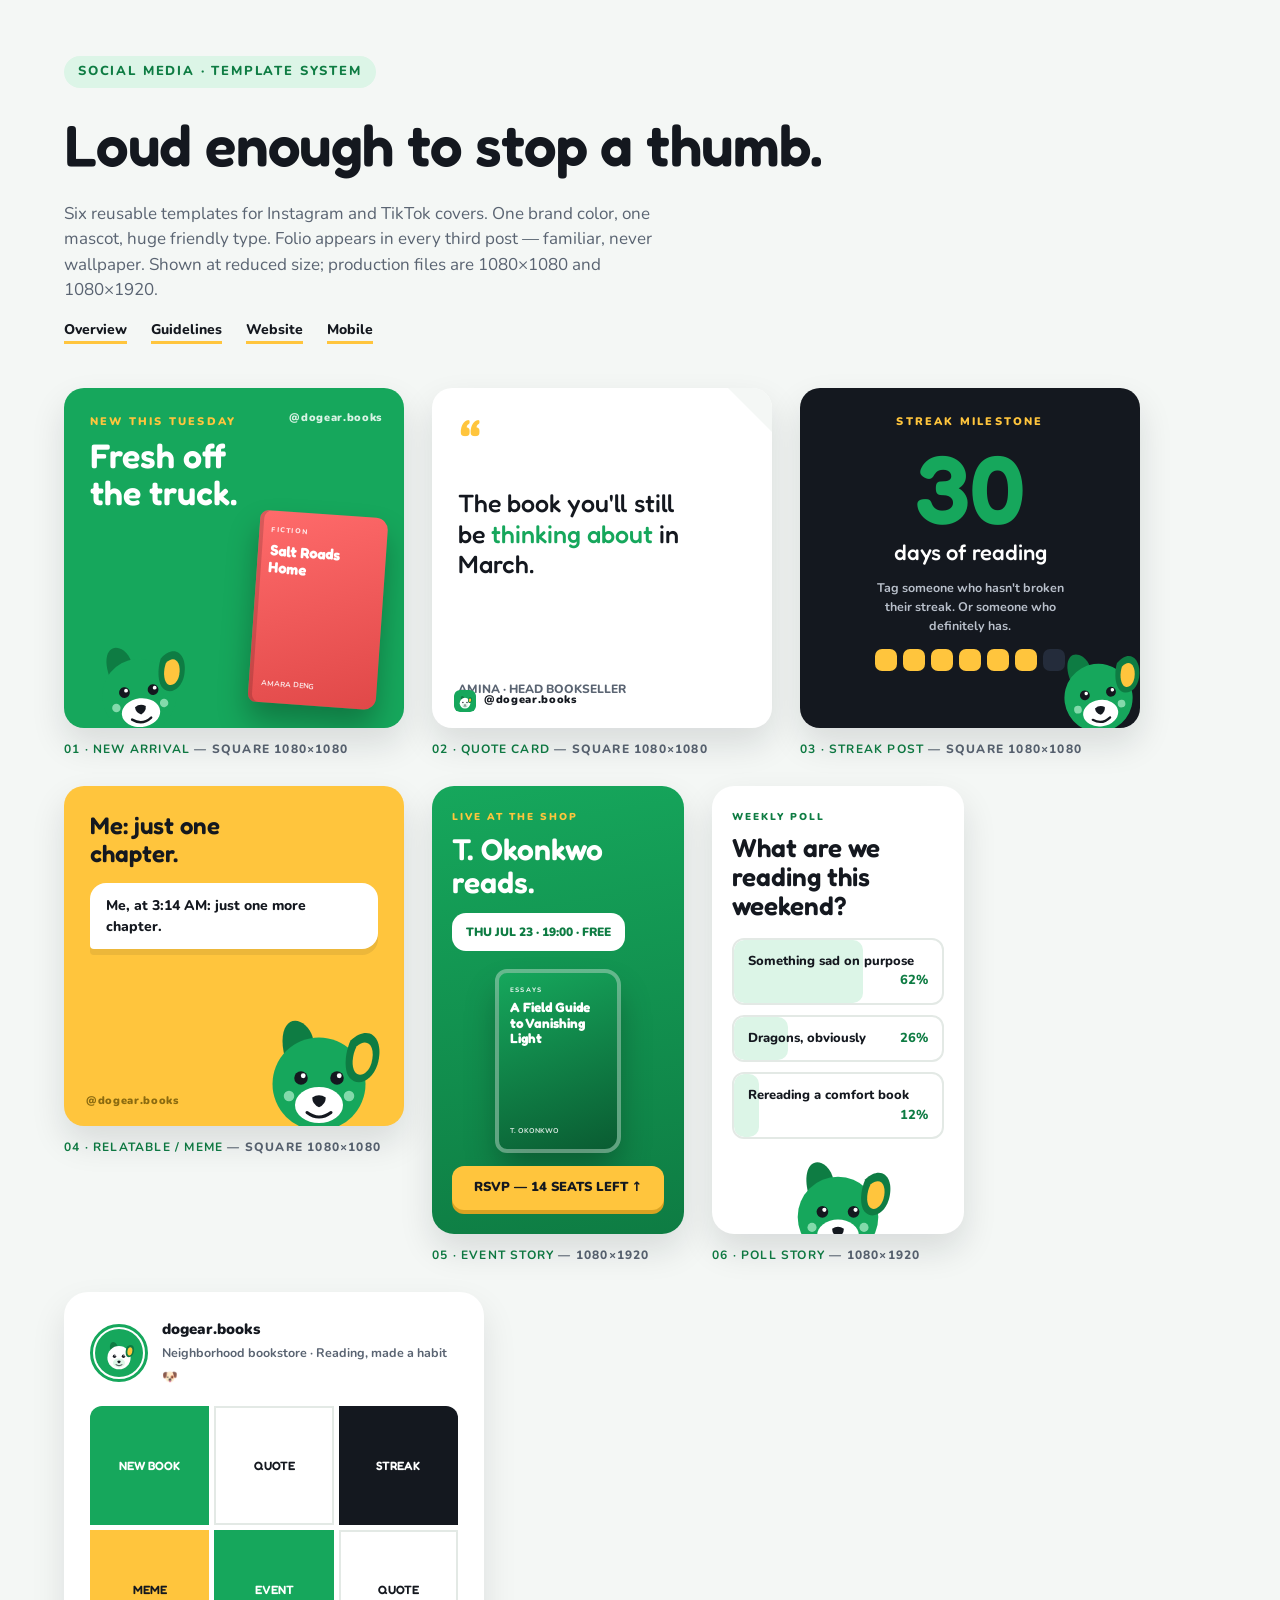
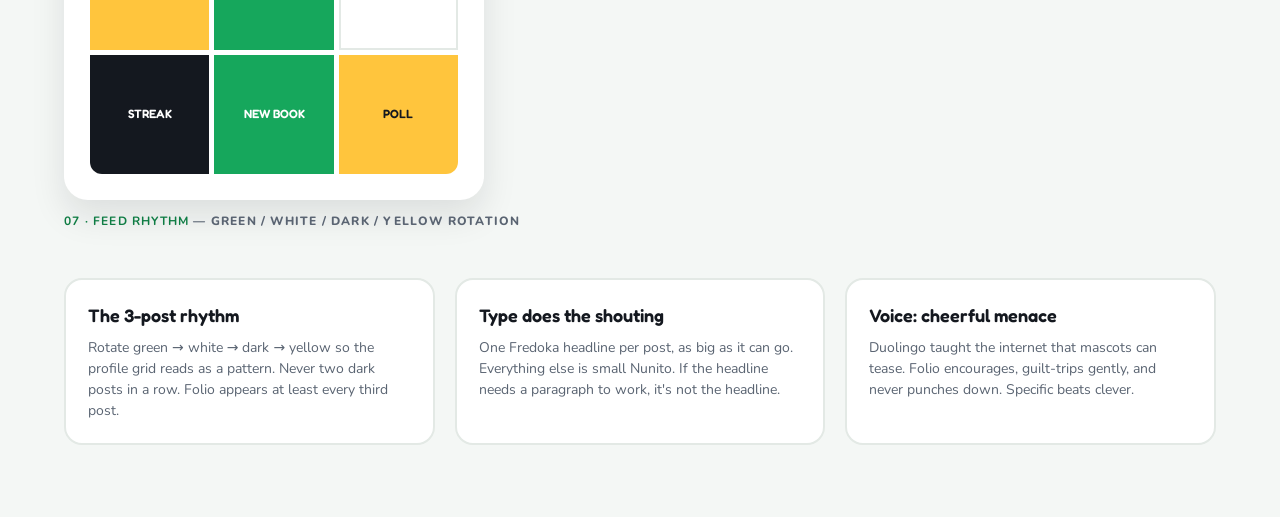
<file: social-media.html>
<!DOCTYPE html>
<html lang="en">
<head>
<meta charset="UTF-8">
<meta name="viewport" content="width=device-width, initial-scale=1.0">
<title>dogear — Social Media Templates</title>
<link rel="icon" href="logo/favicon.svg" type="image/svg+xml">
<link rel="preconnect" href="https://fonts.googleapis.com">
<link rel="preconnect" href="https://fonts.gstatic.com" crossorigin>
<link href="https://fonts.googleapis.com/css2?family=Fredoka:wght@400;500;600&family=Nunito:wght@400;700;800;900&display=swap" rel="stylesheet">
<style>
  :root {
    --leaf: #16A75C; --forest: #0E7C43; --sprout: #DCF5E7; --sunny: #FFC53D;
    --ink: #14181F; --slate: #5A6472; --cloud: #FFFFFF; --mist: #F4F7F5; --border: #E3E9E5;
    --coral: #FF6B6B; --violet: #8B5CF6; --sky: #38BDF8;
    --display: "Fredoka", "Trebuchet MS", "Segoe UI", sans-serif;
    --body: "Nunito", "Segoe UI", system-ui, sans-serif;
  }
  * { margin: 0; padding: 0; box-sizing: border-box; }
  @media (prefers-reduced-motion: reduce) { *, *::before, *::after { animation: none !important; transition: none !important; } }
  body { background: var(--mist); color: var(--ink); font-family: var(--body); line-height: 1.5; -webkit-font-smoothing: antialiased; }
  a { color: inherit; text-decoration: none; }
  a:focus-visible { outline: 3px solid var(--sunny); outline-offset: 3px; }
  .wrap { max-width: 1200px; margin: 0 auto; padding: 0 24px; }
  .page-head { padding: 56px 0 12px; }
  .kicker { display: inline-block; font-weight: 800; font-size: 13px; letter-spacing: 0.14em; text-transform: uppercase; color: var(--forest); background: var(--sprout); border-radius: 999px; padding: 6px 14px; }
  .page-head h1 { font-family: var(--display); font-weight: 600; font-size: clamp(36px, 5vw, 58px); margin: 14px 0 12px; letter-spacing: -0.01em; }
  .page-head p { color: var(--slate); max-width: 62ch; font-size: 17px; }
  .page-head nav { margin-top: 16px; font-weight: 800; font-size: 14px; }
  .page-head nav a { border-bottom: 3px solid var(--sunny); padding-bottom: 2px; margin-right: 20px; }

  .board-row { display: flex; gap: 28px; flex-wrap: wrap; align-items: flex-start; padding: 36px 0 8px; }
  .slot { display: flex; flex-direction: column; gap: 12px; }
  .slot .cap { font-weight: 800; font-size: 12px; letter-spacing: 0.1em; color: var(--slate); }
  .slot .cap b { color: var(--forest); }

  /* ---------- square posts (1080×1080 @ 1/3) ---------- */
  .sq { width: 340px; height: 340px; border-radius: 20px; overflow: hidden; position: relative; box-shadow: 0 16px 34px rgba(20,24,31,0.12); }
  .handlebar { position: absolute; left: 22px; bottom: 16px; display: flex; align-items: center; gap: 8px; font-weight: 900; font-size: 11px; letter-spacing: 0.06em; }
  .handlebar img { width: 22px; height: 22px; border-radius: 6px; }

  /* post 1 — new arrival */
  .p1 { background: var(--leaf); color: #fff; padding: 26px; display: flex; flex-direction: column; }
  .p1 .tag { font-weight: 900; font-size: 11px; letter-spacing: 0.2em; color: var(--sunny); }
  .p1 h2 { font-family: var(--display); font-weight: 600; font-size: 34px; line-height: 1.08; margin-top: 8px; max-width: 8ch; }
  .p1 .cover { position: absolute; right: 22px; bottom: 22px; width: 128px; height: 192px; border-radius: 8px 12px 12px 8px; background: linear-gradient(160deg,#FF6B6B,#E04848); padding: 14px 12px; box-shadow: inset 4px 0 0 rgba(0,0,0,0.15), 0 18px 30px rgba(0,0,0,0.28); transform: rotate(4deg); display: flex; flex-direction: column; color: #fff; }
  .p1 .cover .cat { font-weight: 800; font-size: 7px; letter-spacing: 0.18em; opacity: 0.85; }
  .p1 .cover b { font-family: var(--display); font-size: 15px; line-height: 1.15; margin-top: 6px; }
  .p1 .cover small { font-weight: 700; font-size: 7.5px; margin-top: auto; opacity: 0.85; }
  .p1 .mascot { position: absolute; left: 14px; bottom: -16px; width: 120px; transform: rotate(-6deg); }
  .p1 .handlebar { left: auto; right: 22px; bottom: auto; top: 22px; color: #D9F3E5; }

  /* post 2 — quote */
  .p2 { background: var(--cloud); padding: 30px 26px; display: flex; flex-direction: column; }
  .p2 .qmark { font-family: var(--display); font-size: 84px; line-height: 0.7; color: var(--sunny); }
  .p2 blockquote { font-family: var(--display); font-weight: 500; font-size: 25px; line-height: 1.22; margin-top: 12px; max-width: 15ch; }
  .p2 blockquote em { font-style: normal; color: var(--leaf); }
  .p2 .who { margin-top: auto; font-weight: 800; font-size: 12px; color: var(--slate); }
  .p2::after { content: ""; position: absolute; top: 0; right: 0; border-style: solid; border-width: 0 44px 44px 0; border-color: var(--sunny) var(--mist) transparent transparent; }

  /* post 3 — streak milestone */
  .p3 { background: var(--ink); color: #fff; padding: 26px; display: flex; flex-direction: column; align-items: center; text-align: center; }
  .p3 .tag { font-weight: 900; font-size: 11px; letter-spacing: 0.2em; color: var(--sunny); }
  .p3 .big { font-family: var(--display); font-weight: 600; font-size: 96px; line-height: 1; color: var(--leaf); margin-top: 10px; }
  .p3 .lbl { font-family: var(--display); font-weight: 500; font-size: 22px; }
  .p3 p { font-weight: 700; font-size: 12.5px; color: #B8BFCA; margin-top: 10px; max-width: 26ch; }
  .p3 .mascot { position: absolute; right: -12px; bottom: -14px; width: 110px; transform: rotate(-8deg); }
  .p3 .days { display: flex; gap: 6px; margin-top: 14px; }
  .p3 .days span { width: 22px; height: 22px; border-radius: 7px; background: #242C3B; }
  .p3 .days span.lit { background: var(--sunny); }

  /* ---------- stories (1080×1920 @ ~1/4) ---------- */
  .story { width: 252px; height: 448px; border-radius: 22px; overflow: hidden; position: relative; box-shadow: 0 16px 34px rgba(20,24,31,0.12); }
  .s1 { background: linear-gradient(170deg, #16A75C 0%, #0E7C43 100%); color: #fff; padding: 24px 20px; display: flex; flex-direction: column; }
  .s1 .tag { font-weight: 900; font-size: 10px; letter-spacing: 0.2em; color: var(--sunny); }
  .s1 h2 { font-family: var(--display); font-weight: 600; font-size: 30px; line-height: 1.1; margin-top: 8px; }
  .s1 .date-blob { margin-top: 14px; background: #fff; color: var(--forest); border-radius: 14px; padding: 10px 14px; font-weight: 900; font-size: 12px; width: fit-content; }
  .s1 .cover { margin: 22px auto 0; width: 118px; height: 176px; border-radius: 8px 12px 12px 8px; background: linear-gradient(160deg,#16A75C,#0A5C32); outline: 4px solid rgba(255,255,255,0.35); padding: 12px 11px; display: flex; flex-direction: column; box-shadow: 0 20px 34px rgba(0,0,0,0.3); }
  .s1 .cover .cat { font-weight: 800; font-size: 6.5px; letter-spacing: 0.18em; opacity: 0.85; }
  .s1 .cover b { font-family: var(--display); font-size: 13.5px; line-height: 1.15; margin-top: 6px; }
  .s1 .cover small { font-weight: 700; font-size: 7px; margin-top: auto; opacity: 0.85; }
  .s1 .cta { margin-top: auto; background: var(--sunny); color: var(--ink); border-radius: 12px; padding: 12px; text-align: center; font-weight: 900; font-size: 13px; box-shadow: 0 4px 0 #D9A222; }
  .s2 { background: var(--cloud); padding: 24px 20px; display: flex; flex-direction: column; }
  .s2 .tag { font-weight: 900; font-size: 10px; letter-spacing: 0.2em; color: var(--forest); }
  .s2 h2 { font-family: var(--display); font-weight: 600; font-size: 26px; line-height: 1.12; margin-top: 8px; }
  .s2 .poll { margin-top: 18px; display: grid; gap: 10px; }
  .s2 .poll div { border: 2px solid var(--border); border-radius: 12px; padding: 12px 14px; font-weight: 800; font-size: 13px; position: relative; overflow: hidden; z-index: 0; }
  .s2 .poll div i { position: absolute; inset: 0; background: var(--sprout); z-index: -1; border-radius: 10px; }
  .s2 .poll .pct { float: right; color: var(--forest); }
  .s2 .mascot { width: 130px; margin: auto auto 0; }
  .s2 .foot { text-align: center; font-weight: 800; font-size: 11px; color: var(--slate); margin-top: 10px; }

  /* post 4 — meme */
  .p4 { background: var(--sunny); padding: 26px; display: flex; flex-direction: column; }
  .p4 h2 { font-family: var(--display); font-weight: 600; font-size: 24px; line-height: 1.2; max-width: 15ch; }
  .p4 .bubble { margin-top: 14px; background: var(--cloud); border-radius: 16px 16px 16px 4px; padding: 12px 16px; font-weight: 800; font-size: 14px; width: fit-content; box-shadow: 0 6px 0 rgba(20,24,31,0.08); }
  .p4 .mascot { position: absolute; right: 10px; bottom: -18px; width: 150px; }
  .p4 .handlebar { color: #8A6A10; }

  /* feed preview */
  .feed { background: var(--cloud); border-radius: 24px; padding: 26px; max-width: 420px; box-shadow: 0 16px 34px rgba(20,24,31,0.1); }
  .feed .prof { display: flex; align-items: center; gap: 14px; margin-bottom: 18px; }
  .feed .prof img { width: 58px; height: 58px; border-radius: 50%; border: 3px solid var(--leaf); padding: 2px; }
  .feed .prof b { font-weight: 900; font-size: 15px; display: block; }
  .feed .prof span { font-weight: 700; font-size: 12.5px; color: var(--slate); }
  .feed .grid { display: grid; grid-template-columns: repeat(3, 1fr); gap: 5px; border-radius: 12px; overflow: hidden; }
  .feed .grid div { aspect-ratio: 1; display: flex; align-items: center; justify-content: center; font-family: var(--display); font-weight: 600; font-size: 12px; color: #fff; text-align: center; padding: 6px; line-height: 1.15; }

  .rules { padding: 40px 0 72px; display: grid; grid-template-columns: repeat(3, 1fr); gap: 20px; }
  .rule { background: var(--cloud); border-radius: 18px; padding: 22px; border: 2px solid var(--border); }
  .rule h4 { font-family: var(--display); font-weight: 600; font-size: 18px; margin-bottom: 8px; }
  .rule p { font-size: 14px; color: var(--slate); }
  @media (max-width: 760px) { .rules { grid-template-columns: 1fr; } .board-row { justify-content: center; } }
</style>
</head>
<body>

<header class="page-head">
  <div class="wrap">
    <span class="kicker">SOCIAL MEDIA · TEMPLATE SYSTEM</span>
    <h1>Loud enough to stop a thumb.</h1>
    <p>Six reusable templates for Instagram and TikTok covers. One brand color, one
    mascot, huge friendly type. Folio appears in every third post — familiar, never
    wallpaper. Shown at reduced size; production files are 1080×1080 and 1080×1920.</p>
    <nav>
      <a href="index.html">Overview</a>
      <a href="brand-guidelines.html">Guidelines</a>
      <a href="website/home.html">Website</a>
      <a href="mobile-design.html">Mobile</a>
    </nav>
  </div>
</header>

<div class="wrap">
  <div class="board-row">
    <div class="slot">
      <div class="sq p1">
        <div class="handlebar"><span>@dogear.books</span></div>
        <span class="tag">NEW THIS TUESDAY</span>
        <h2>Fresh off the truck.</h2>
        <div class="cover"><span class="cat">FICTION</span><b>Salt Roads Home</b><small>AMARA DENG</small></div>
        <img class="mascot" src="logo/mascot.svg" alt="">
      </div>
      <span class="cap"><b>01 · NEW ARRIVAL</b> — SQUARE 1080×1080</span>
    </div>

    <div class="slot">
      <div class="sq p2">
        <div class="qmark">“</div>
        <blockquote>The book you'll still be <em>thinking about</em> in March.</blockquote>
        <div class="who">AMINA · HEAD BOOKSELLER</div>
        <div class="handlebar"><img src="logo/app-icon.svg" alt=""><span>@dogear.books</span></div>
      </div>
      <span class="cap"><b>02 · QUOTE CARD</b> — SQUARE 1080×1080</span>
    </div>

    <div class="slot">
      <div class="sq p3">
        <span class="tag">STREAK MILESTONE</span>
        <div class="big">30</div>
        <div class="lbl">days of reading</div>
        <p>Tag someone who hasn't broken their streak. Or someone who definitely has.</p>
        <div class="days"><span class="lit"></span><span class="lit"></span><span class="lit"></span><span class="lit"></span><span class="lit"></span><span class="lit"></span><span></span></div>
        <img class="mascot" src="logo/mascot.svg" alt="">
      </div>
      <span class="cap"><b>03 · STREAK POST</b> — SQUARE 1080×1080</span>
    </div>

    <div class="slot">
      <div class="sq p4">
        <div class="handlebar"><span>@dogear.books</span></div>
        <h2>Me: just one chapter.</h2>
        <div class="bubble">Me, at 3:14 AM: just one more chapter.</div>
        <img class="mascot" src="logo/mascot.svg" alt="">
      </div>
      <span class="cap"><b>04 · RELATABLE / MEME</b> — SQUARE 1080×1080</span>
    </div>

    <div class="slot">
      <div class="story s1">
        <span class="tag">LIVE AT THE SHOP</span>
        <h2>T. Okonkwo reads.</h2>
        <div class="date-blob">THU JUL 23 · 19:00 · FREE</div>
        <div class="cover"><span class="cat">ESSAYS</span><b>A Field Guide to Vanishing Light</b><small>T. OKONKWO</small></div>
        <div class="cta">RSVP — 14 SEATS LEFT ↑</div>
      </div>
      <span class="cap"><b>05 · EVENT STORY</b> — 1080×1920</span>
    </div>

    <div class="slot">
      <div class="story s2">
        <span class="tag">WEEKLY POLL</span>
        <h2>What are we reading this weekend?</h2>
        <div class="poll">
          <div><i style="right:38%"></i>Something sad on purpose <span class="pct">62%</span></div>
          <div><i style="right:74%"></i>Dragons, obviously <span class="pct">26%</span></div>
          <div><i style="right:88%"></i>Rereading a comfort book <span class="pct">12%</span></div>
        </div>
        <img class="mascot" src="logo/mascot.svg" alt="">
        <div class="foot">@dogear.books · vote in stories</div>
      </div>
      <span class="cap"><b>06 · POLL STORY</b> — 1080×1920</span>
    </div>

    <div class="slot">
      <div class="feed">
        <div class="prof">
          <img src="logo/app-icon.svg" alt="">
          <div>
            <b>dogear.books</b>
            <span>Neighborhood bookstore · Reading, made a habit 🐶</span>
          </div>
        </div>
        <div class="grid">
          <div style="background:var(--leaf)">NEW BOOK</div>
          <div style="background:var(--cloud); color:var(--ink); border:2px solid var(--border)">QUOTE</div>
          <div style="background:var(--ink)">STREAK</div>
          <div style="background:var(--sunny); color:var(--ink)">MEME</div>
          <div style="background:var(--leaf)">EVENT</div>
          <div style="background:var(--cloud); color:var(--ink); border:2px solid var(--border)">QUOTE</div>
          <div style="background:var(--ink)">STREAK</div>
          <div style="background:var(--leaf)">NEW BOOK</div>
          <div style="background:var(--sunny); color:var(--ink)">POLL</div>
        </div>
      </div>
      <span class="cap"><b>07 · FEED RHYTHM</b> — GREEN / WHITE / DARK / YELLOW ROTATION</span>
    </div>
  </div>

  <div class="rules">
    <div class="rule">
      <h4>The 3-post rhythm</h4>
      <p>Rotate green → white → dark → yellow so the profile grid reads as a pattern.
      Never two dark posts in a row. Folio appears at least every third post.</p>
    </div>
    <div class="rule">
      <h4>Type does the shouting</h4>
      <p>One Fredoka headline per post, as big as it can go. Everything else is small
      Nunito. If the headline needs a paragraph to work, it's not the headline.</p>
    </div>
    <div class="rule">
      <h4>Voice: cheerful menace</h4>
      <p>Duolingo taught the internet that mascots can tease. Folio encourages,
      guilt-trips gently, and never punches down. Specific beats clever.</p>
    </div>
  </div>
</div>

</body>
</html>
</file>
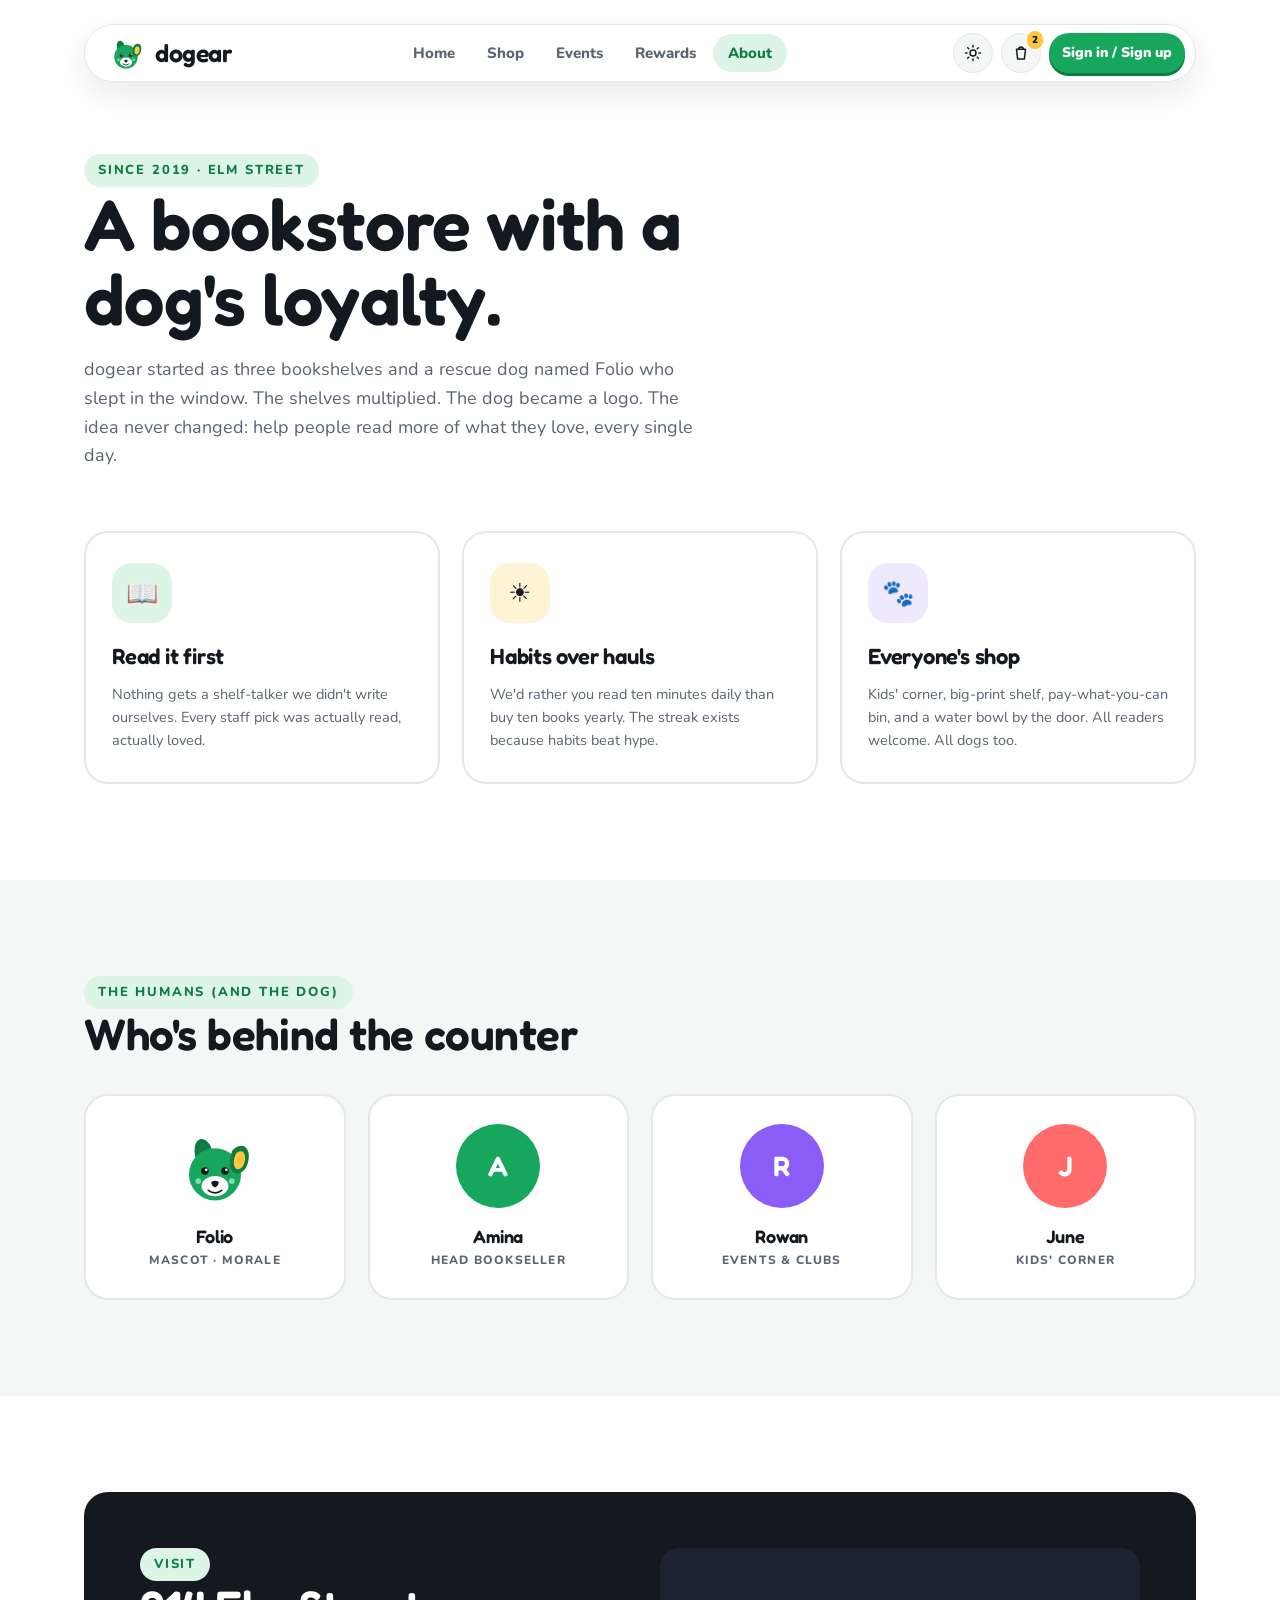
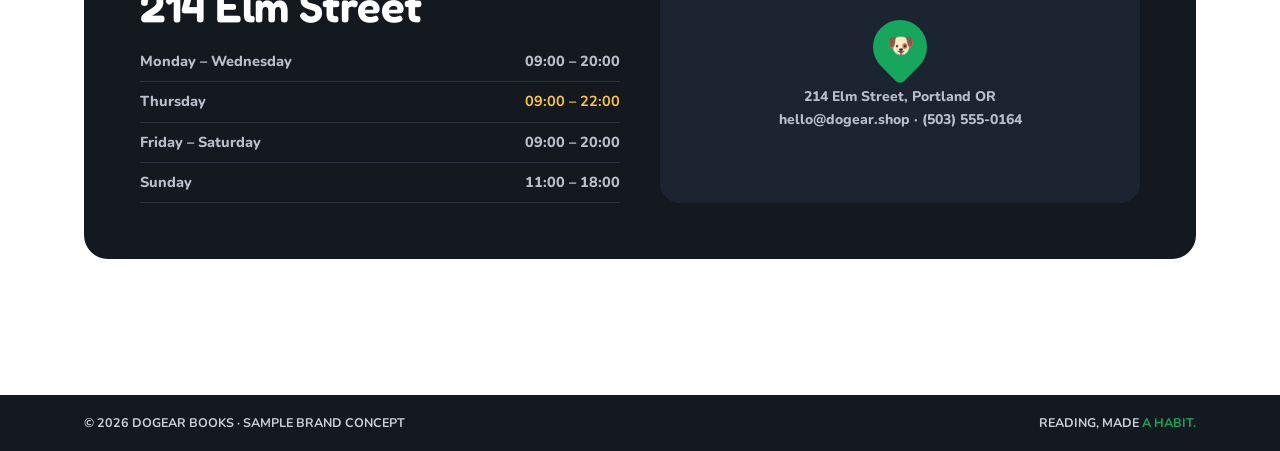
<file: website/about.html>
﻿<!DOCTYPE html>
<html lang="en">
<head>
<meta charset="UTF-8">
<meta name="viewport" content="width=device-width, initial-scale=1.0">
<title>About — dogear</title>
<link rel="icon" href="../logo/favicon.svg" type="image/svg+xml">
<link rel="preconnect" href="https://fonts.googleapis.com">
<link rel="preconnect" href="https://fonts.gstatic.com" crossorigin>
<link href="https://fonts.googleapis.com/css2?family=Fredoka:wght@400;500;600&family=Nunito:wght@400;700;800;900&display=swap" rel="stylesheet">
<script>try{var m=location.search.match(/theme=(dark|light)/);var t=(m&&m[1])||localStorage.getItem("dogear-theme");if(!t)t=window.matchMedia&&matchMedia("(prefers-color-scheme: dark)").matches?"dark":"light";document.documentElement.setAttribute("data-theme",t)}catch(e){}</script>
<link rel="stylesheet" href="styles.css">
<style>
  .ab-hero { padding: clamp(48px, 7vw, 84px) 0 clamp(30px, 4vw, 52px); }
  .ab-hero h1 { max-width: 18ch; }
  .ab-hero p { color: var(--slate); max-width: 56ch; margin-top: 18px; font-size: 18px; }
  .values { display: grid; grid-template-columns: repeat(3, 1fr); gap: 22px; }
  .val { padding: 30px 26px; }
  .val .ico { width: 60px; height: 60px; border-radius: 20px; display: flex; align-items: center; justify-content: center; font-size: 26px; margin-bottom: 16px; }
  .val:nth-child(1) .ico { background: var(--sprout); }
  .val:nth-child(2) .ico { background: #FFF3D6; }
  .val:nth-child(3) .ico { background: #EFE9FE; }
  .val h3 { margin-bottom: 8px; }
  .val p { font-size: 14.5px; color: var(--slate); }
  .team { display: grid; grid-template-columns: repeat(4, 1fr); gap: 22px; }
  .member { text-align: center; padding: 28px 20px; }
  .member .av { width: 84px; height: 84px; border-radius: 50%; margin: 0 auto 14px; display: flex; align-items: center; justify-content: center; font-family: var(--display); font-weight: 600; font-size: 28px; color: #fff; }
  .member h3 { font-size: 18px; }
  .member p { font-weight: 800; font-size: 12px; letter-spacing: 0.1em; color: var(--slate); }
  .member img { width: 84px; margin: 0 auto 14px; display: block; }
  .visit { background: var(--ink); color: #fff; border-radius: var(--r-lg); padding: clamp(30px, 5vw, 56px); display: grid; grid-template-columns: 1fr 1fr; gap: 40px; }
  .visit h2 { color: #fff; }
  .visit .hours { display: grid; gap: 8px; margin-top: 20px; }
  .visit .hours div { display: flex; justify-content: space-between; font-weight: 800; font-size: 14.5px; color: #B8BFCA; border-bottom: 1px solid #2A3140; padding-bottom: 8px; }
  .visit .hours b { color: var(--sunny); }
  .map { background: #1D2431; border-radius: 20px; display: flex; flex-direction: column; align-items: center; justify-content: center; gap: 12px; min-height: 240px; }
  .map .pin { width: 54px; height: 54px; background: var(--leaf); border-radius: 50% 50% 50% 6px; transform: rotate(-45deg); display: flex; align-items: center; justify-content: center; }
  .map .pin span { transform: rotate(45deg); font-size: 22px; }
  .map p { font-weight: 800; color: #B8BFCA; font-size: 14px; text-align: center; }
  @media (max-width: 900px) { .team { grid-template-columns: repeat(2, 1fr); } .values { grid-template-columns: 1fr; } .visit { grid-template-columns: 1fr; } }
</style>
</head>
<body>

<nav class="nav" aria-label="Main">
  <div class="wrap">
    <div class="pill">
      <a class="brand" href="home.html"><img src="../logo/mascot.svg" alt=""><span class="bw">dogear</span></a>
      <ul class="links">
        <li><a href="home.html">Home</a></li>
        <li><a href="shop.html">Shop</a></li>
        <li><a href="events.html">Events</a></li>
        <li><a href="rewards.html">Rewards</a></li>
        <li><a href="about.html" aria-current="page">About</a></li>
      </ul>
      <div class="acts">
        <button class="icon-btn" id="themeToggle" aria-label="Switch between light and dark theme">
          <svg class="i-sun" viewBox="0 0 24 24" aria-hidden="true"><circle cx="12" cy="12" r="4"/><path d="M12 2v2M12 20v2M4.9 4.9l1.4 1.4M17.7 17.7l1.4 1.4M2 12h2M20 12h2M4.9 19.1l1.4-1.4M17.7 6.3l1.4-1.4"/></svg>
          <svg class="i-moon" viewBox="0 0 24 24" aria-hidden="true"><path d="M21 12.8A9 9 0 1 1 11.2 3a7 7 0 0 0 9.8 9.8z"/></svg>
        </button>
        <a class="icon-btn" href="cart.html" aria-label="Bag, 2 items">
          <svg viewBox="0 0 24 24" aria-hidden="true"><path d="M6 7h12l-1.5 13h-9L6 7z"/><path d="M9 7a3 3 0 0 1 6 0"/></svg>
          <i class="badge">2</i>
        </a>
        <div class="auth-actions"><a class="auth-link primary" href="signin.html">Sign in / Sign up</a></div>
        <button class="menu-btn" aria-label="Open menu">☰</button>
      </div>
    </div>
  </div>
</nav>

<header class="ab-hero">
  <div class="wrap">
    <span class="kicker">SINCE 2019 · ELM STREET</span>
    <h1>A bookstore with a dog's loyalty.</h1>
    <p>dogear started as three bookshelves and a rescue dog named Folio who slept
    in the window. The shelves multiplied. The dog became a logo. The idea never
    changed: help people read more of what they love, every single day.</p>
  </div>
</header>

<section style="padding-top:10px;">
  <div class="wrap">
    <div class="values">
      <div class="val card">
        <div class="ico">📖</div>
        <h3>Read it first</h3>
        <p>Nothing gets a shelf-talker we didn't write ourselves. Every staff pick
        was actually read, actually loved.</p>
      </div>
      <div class="val card">
        <div class="ico">☀️</div>
        <h3>Habits over hauls</h3>
        <p>We'd rather you read ten minutes daily than buy ten books yearly.
        The streak exists because habits beat hype.</p>
      </div>
      <div class="val card">
        <div class="ico">🐾</div>
        <h3>Everyone's shop</h3>
        <p>Kids' corner, big-print shelf, pay-what-you-can bin, and a water bowl
        by the door. All readers welcome. All dogs too.</p>
      </div>
    </div>
  </div>
</section>

<section class="mist-band">
  <div class="wrap">
    <div class="sec-head">
      <div>
        <span class="kicker">THE HUMANS (AND THE DOG)</span>
        <h2>Who's behind the counter</h2>
      </div>
    </div>
    <div class="team">
      <div class="member card">
        <img src="../logo/mascot.svg" alt="Folio">
        <h3>Folio</h3>
        <p>MASCOT · MORALE</p>
      </div>
      <div class="member card">
        <div class="av" style="background:var(--leaf)">A</div>
        <h3>Amina</h3>
        <p>HEAD BOOKSELLER</p>
      </div>
      <div class="member card">
        <div class="av" style="background:var(--violet)">R</div>
        <h3>Rowan</h3>
        <p>EVENTS &amp; CLUBS</p>
      </div>
      <div class="member card">
        <div class="av" style="background:var(--coral)">J</div>
        <h3>June</h3>
        <p>KIDS' CORNER</p>
      </div>
    </div>
  </div>
</section>

<section>
  <div class="wrap">
    <div class="visit">
      <div>
        <span class="kicker">VISIT</span>
        <h2>214 Elm Street</h2>
        <div class="hours">
          <div><span>Monday – Wednesday</span><span>09:00 – 20:00</span></div>
          <div><span>Thursday</span><b>09:00 – 22:00</b></div>
          <div><span>Friday – Saturday</span><span>09:00 – 20:00</span></div>
          <div><span>Sunday</span><span>11:00 – 18:00</span></div>
        </div>
      </div>
      <div class="map" role="img" aria-label="Map placeholder for 214 Elm Street, Portland">
        <div class="pin"><span>🐶</span></div>
        <p>214 Elm Street, Portland OR<br>hello@dogear.shop · (503) 555-0164</p>
      </div>
    </div>
  </div>
</section>

<footer>
  <div class="wrap">
    <div class="base" style="border-top:none;">
      <span>© 2026 DOGEAR BOOKS · SAMPLE BRAND CONCEPT</span>
      <span>READING, MADE <b>A HABIT.</b></span>
    </div>
  </div>
</footer>

<script src="theme.js"></script>
</body>
</html>
</file>
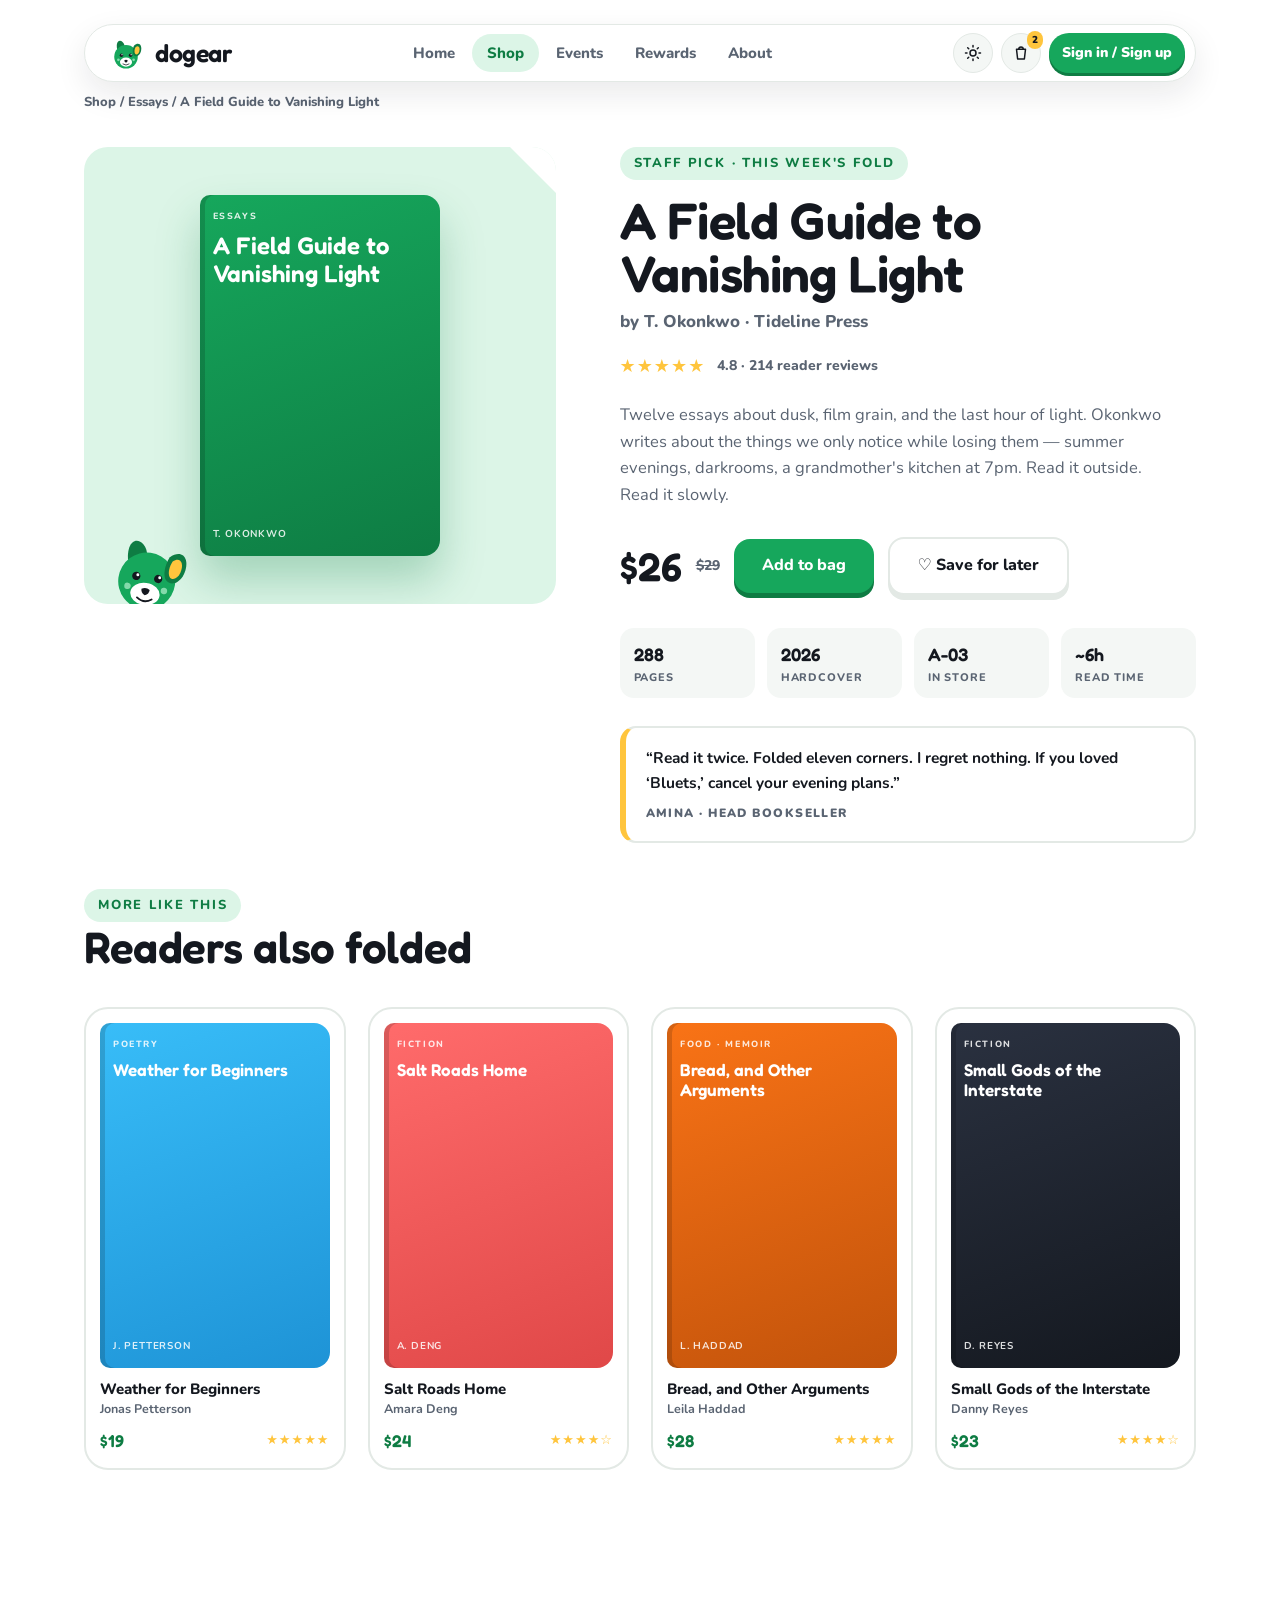
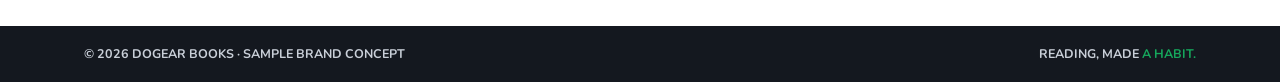
<file: website/book.html>
﻿<!DOCTYPE html>
<html lang="en">
<head>
<meta charset="UTF-8">
<meta name="viewport" content="width=device-width, initial-scale=1.0">
<title>A Field Guide to Vanishing Light — dogear</title>
<link rel="icon" href="../logo/favicon.svg" type="image/svg+xml">
<link rel="preconnect" href="https://fonts.googleapis.com">
<link rel="preconnect" href="https://fonts.gstatic.com" crossorigin>
<link href="https://fonts.googleapis.com/css2?family=Fredoka:wght@400;500;600&family=Nunito:wght@400;700;800;900&display=swap" rel="stylesheet">
<script>try{var m=location.search.match(/theme=(dark|light)/);var t=(m&&m[1])||localStorage.getItem("dogear-theme");if(!t)t=window.matchMedia&&matchMedia("(prefers-color-scheme: dark)").matches?"dark":"light";document.documentElement.setAttribute("data-theme",t)}catch(e){}</script>
<link rel="stylesheet" href="styles.css">
<style>
  .crumbs { padding: 22px 0 0; font-weight: 800; font-size: 13px; color: var(--slate); }
  .crumbs a:hover { color: var(--forest); }
  .detail { padding: 34px 0 20px; display: grid; grid-template-columns: 0.9fr 1.1fr; gap: clamp(28px, 5vw, 64px); align-items: start; }
  .cover-stage { background: var(--sprout); border-radius: var(--r-lg); padding: clamp(28px, 4vw, 48px); display: flex; justify-content: center; position: relative; overflow: hidden; }
  .cover-stage::after { content: ""; position: absolute; top: 0; right: 0; border-style: solid; border-width: 0 46px 46px 0; border-color: var(--sunny) var(--cloud) transparent transparent; }
  .cover-stage .cover { width: min(64%, 260px); box-shadow: inset 5px 0 0 rgba(0,0,0,0.15), 0 24px 44px rgba(14,124,67,0.28); }
  .cover-stage .cover b { font-size: 24px; }
  .cover-stage .mascot-peek { position: absolute; bottom: -14px; left: 18px; width: 92px; transform: rotate(8deg); }
  .info .cat-line { display: flex; gap: 10px; align-items: center; flex-wrap: wrap; margin-bottom: 14px; }
  .info h1 { font-size: clamp(32px, 4vw, 52px); }
  .info .author { font-weight: 800; font-size: 17px; color: var(--slate); margin: 8px 0 16px; }
  .rate-row { display: flex; align-items: center; gap: 12px; margin-bottom: 22px; font-weight: 800; font-size: 14px; color: var(--slate); }
  .rate-row .stars { font-size: 18px; }
  .desc { color: var(--slate); max-width: 56ch; margin-bottom: 26px; }
  .buy { display: flex; gap: 14px; align-items: center; flex-wrap: wrap; margin-bottom: 30px; }
  .buy .price { font-family: var(--display); font-weight: 600; font-size: 40px; color: var(--ink); }
  .buy .was { font-weight: 800; font-size: 14px; color: var(--slate); text-decoration: line-through; }
  .facts { display: grid; grid-template-columns: repeat(4, 1fr); gap: 12px; margin-bottom: 28px; }
  .facts div { background: var(--mist); border-radius: 14px; padding: 12px 14px; font-weight: 800; font-size: 11px; letter-spacing: 0.08em; color: var(--slate); }
  .facts b { display: block; font-family: var(--display); font-weight: 600; font-size: 18px; color: var(--ink); letter-spacing: 0; }
  .staff-note { border: 2px solid var(--border); border-left: 6px solid var(--sunny); border-radius: 16px; padding: 18px 20px; }
  .staff-note p { font-weight: 700; font-size: 15.5px; }
  .staff-note span { display: block; margin-top: 8px; font-weight: 900; font-size: 12px; letter-spacing: 0.12em; color: var(--slate); }
  .also { padding-top: 26px; }
  @media (max-width: 860px) {
    .detail { grid-template-columns: 1fr; }
    .facts { grid-template-columns: repeat(2, 1fr); }
    .cover-stage { max-width: 480px; }
  }
</style>
</head>
<body>

<nav class="nav" aria-label="Main">
  <div class="wrap">
    <div class="pill">
      <a class="brand" href="home.html"><img src="../logo/mascot.svg" alt=""><span class="bw">dogear</span></a>
      <ul class="links">
        <li><a href="home.html">Home</a></li>
        <li><a href="shop.html" aria-current="page">Shop</a></li>
        <li><a href="events.html">Events</a></li>
        <li><a href="rewards.html">Rewards</a></li>
        <li><a href="about.html">About</a></li>
      </ul>
      <div class="acts">
        <button class="icon-btn" id="themeToggle" aria-label="Switch between light and dark theme">
          <svg class="i-sun" viewBox="0 0 24 24" aria-hidden="true"><circle cx="12" cy="12" r="4"/><path d="M12 2v2M12 20v2M4.9 4.9l1.4 1.4M17.7 17.7l1.4 1.4M2 12h2M20 12h2M4.9 19.1l1.4-1.4M17.7 6.3l1.4-1.4"/></svg>
          <svg class="i-moon" viewBox="0 0 24 24" aria-hidden="true"><path d="M21 12.8A9 9 0 1 1 11.2 3a7 7 0 0 0 9.8 9.8z"/></svg>
        </button>
        <a class="icon-btn" href="cart.html" aria-label="Bag, 2 items">
          <svg viewBox="0 0 24 24" aria-hidden="true"><path d="M6 7h12l-1.5 13h-9L6 7z"/><path d="M9 7a3 3 0 0 1 6 0"/></svg>
          <i class="badge">2</i>
        </a>
        <div class="auth-actions"><a class="auth-link primary" href="signin.html">Sign in / Sign up</a></div>
        <button class="menu-btn" aria-label="Open menu">☰</button>
      </div>
    </div>
  </div>
</nav>

<div class="wrap">
  <p class="crumbs"><a href="shop.html">Shop</a> / <a href="shop.html">Essays</a> / A Field Guide to Vanishing Light</p>

  <div class="detail">
    <div class="cover-stage">
      <div class="cover" style="background:linear-gradient(160deg,#16A75C,#0E7C43)">
        <span class="cat">ESSAYS</span>
        <b>A Field Guide to Vanishing Light</b>
        <small>T. OKONKWO</small>
      </div>
      <img class="mascot-peek" src="../logo/mascot.svg" alt="">
    </div>

    <div class="info">
      <div class="cat-line">
        <span class="kicker">STAFF PICK · THIS WEEK'S FOLD</span>
      </div>
      <h1>A Field Guide to Vanishing Light</h1>
      <p class="author">by T. Okonkwo · Tideline Press</p>
      <div class="rate-row"><span class="stars">★★★★★</span> 4.8 · 214 reader reviews</div>
      <p class="desc">Twelve essays about dusk, film grain, and the last hour of light.
      Okonkwo writes about the things we only notice while losing them — summer
      evenings, darkrooms, a grandmother's kitchen at 7pm. Read it outside. Read it slowly.</p>
      <div class="buy">
        <span class="price">$26</span>
        <span class="was">$29</span>
        <a class="btn" href="cart.html">Add to bag</a>
        <a class="btn ghost" href="#">♡ Save for later</a>
      </div>
      <div class="facts">
        <div><b>288</b>PAGES</div>
        <div><b>2026</b>HARDCOVER</div>
        <div><b>A-03</b>IN STORE</div>
        <div><b>~6h</b>READ TIME</div>
      </div>
      <div class="staff-note">
        <p>“Read it twice. Folded eleven corners. I regret nothing. If you loved
        ‘Bluets,’ cancel your evening plans.”</p>
        <span>AMINA · HEAD BOOKSELLER</span>
      </div>
    </div>
  </div>

  <section class="also">
    <div class="sec-head">
      <div>
        <span class="kicker">MORE LIKE THIS</span>
        <h2>Readers also folded</h2>
      </div>
    </div>
    <div class="book-grid">
      <article class="book">
        <div class="cover" style="background:linear-gradient(160deg,#38BDF8,#1E93D6)"><span class="cat">POETRY</span><b>Weather for Beginners</b><small>J. PETTERSON</small></div>
        <div class="t"><a href="book.html">Weather for Beginners</a></div>
        <div class="a">Jonas Petterson</div>
        <div class="row"><span class="price">$19</span><span class="stars">★★★★★</span></div>
      </article>
      <article class="book">
        <div class="cover" style="background:linear-gradient(160deg,#FF6B6B,#E04848)"><span class="cat">FICTION</span><b>Salt Roads Home</b><small>A. DENG</small></div>
        <div class="t"><a href="book.html">Salt Roads Home</a></div>
        <div class="a">Amara Deng</div>
        <div class="row"><span class="price">$24</span><span class="stars">★★★★☆</span></div>
      </article>
      <article class="book">
        <div class="cover" style="background:linear-gradient(160deg,#F97316,#C2530B)"><span class="cat">FOOD · MEMOIR</span><b>Bread, and Other Arguments</b><small>L. HADDAD</small></div>
        <div class="t"><a href="book.html">Bread, and Other Arguments</a></div>
        <div class="a">Leila Haddad</div>
        <div class="row"><span class="price">$28</span><span class="stars">★★★★★</span></div>
      </article>
      <article class="book">
        <div class="cover" style="background:linear-gradient(160deg,#2A3140,#14181F)"><span class="cat">FICTION</span><b>Small Gods of the Interstate</b><small>D. REYES</small></div>
        <div class="t"><a href="book.html">Small Gods of the Interstate</a></div>
        <div class="a">Danny Reyes</div>
        <div class="row"><span class="price">$23</span><span class="stars">★★★★☆</span></div>
      </article>
    </div>
  </section>
</div>

<footer style="margin-top:60px;">
  <div class="wrap">
    <div class="base" style="border-top:none;">
      <span>© 2026 DOGEAR BOOKS · SAMPLE BRAND CONCEPT</span>
      <span>READING, MADE <b>A HABIT.</b></span>
    </div>
  </div>
</footer>

<script src="theme.js"></script>
</body>
</html>
</file>
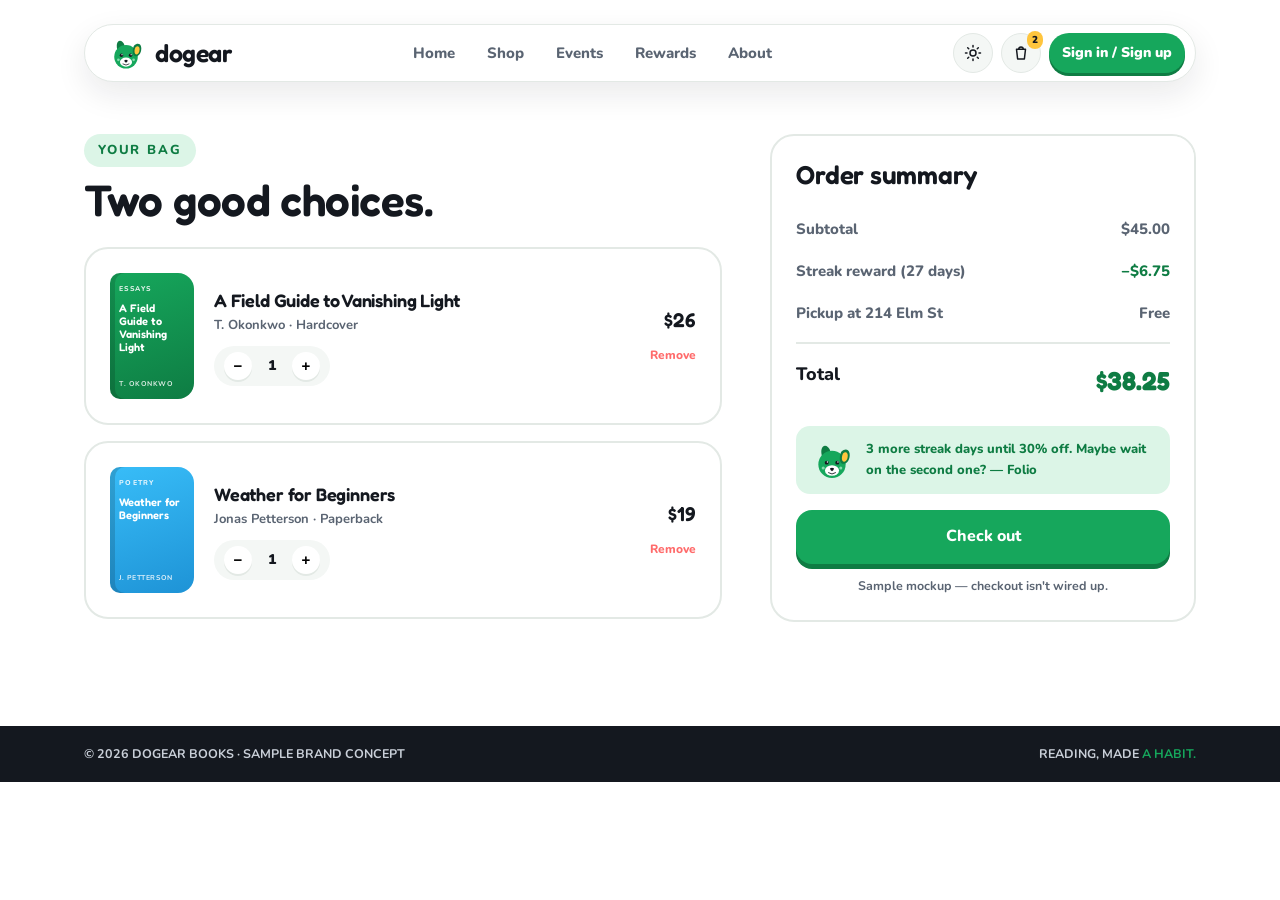
<file: website/cart.html>
﻿<!DOCTYPE html>
<html lang="en">
<head>
<meta charset="UTF-8">
<meta name="viewport" content="width=device-width, initial-scale=1.0">
<title>Your bag — dogear</title>
<link rel="icon" href="../logo/favicon.svg" type="image/svg+xml">
<link rel="preconnect" href="https://fonts.googleapis.com">
<link rel="preconnect" href="https://fonts.gstatic.com" crossorigin>
<link href="https://fonts.googleapis.com/css2?family=Fredoka:wght@400;500;600&family=Nunito:wght@400;700;800;900&display=swap" rel="stylesheet">
<script>try{var m=location.search.match(/theme=(dark|light)/);var t=(m&&m[1])||localStorage.getItem("dogear-theme");if(!t)t=window.matchMedia&&matchMedia("(prefers-color-scheme: dark)").matches?"dark":"light";document.documentElement.setAttribute("data-theme",t)}catch(e){}</script>
<link rel="stylesheet" href="styles.css">
<style>
  .cart-wrap { padding: clamp(36px, 5vw, 64px) 0; display: grid; grid-template-columns: 1.5fr 1fr; gap: clamp(24px, 4vw, 48px); align-items: start; }
  .items { display: grid; gap: 16px; }
  .item { display: grid; grid-template-columns: 84px 1fr auto; gap: 20px; align-items: center; }
  .item .cover { width: 84px; padding: 10px 9px; }
  .item .cover b { font-size: 11px; }
  .item .cover .cat { font-size: 7px; }
  .item .cover small { font-size: 7px; }
  .item h3 { font-size: 18px; }
  .item .a { font-weight: 700; font-size: 13px; color: var(--slate); }
  .qty { display: inline-flex; align-items: center; gap: 12px; margin-top: 10px; background: var(--mist); border-radius: 999px; padding: 6px 10px; }
  .qty button { width: 28px; height: 28px; border: none; border-radius: 50%; background: var(--cloud); font-weight: 900; font-size: 15px; cursor: pointer; box-shadow: 0 2px 0 var(--border); }
  .qty b { font-weight: 900; font-size: 14px; min-width: 16px; text-align: center; }
  .item .col-r { text-align: right; }
  .item .price { font-family: var(--display); font-weight: 600; font-size: 20px; color: var(--ink); }
  .item .rm { font-weight: 800; font-size: 12px; color: var(--coral); display: inline-block; margin-top: 10px; cursor: pointer; }
  .summary { position: sticky; top: 92px; }
  .summary h2 { font-size: 26px; margin-bottom: 18px; }
  .sum-row { display: flex; justify-content: space-between; font-weight: 800; font-size: 15px; color: var(--slate); padding: 9px 0; }
  .sum-row.total { border-top: 2px solid var(--border); margin-top: 8px; padding-top: 16px; color: var(--ink); font-size: 18px; }
  .sum-row.total .val { font-family: var(--display); font-size: 26px; color: var(--forest); }
  .streak-nudge { display: flex; gap: 12px; align-items: center; background: var(--sprout); border-radius: 14px; padding: 12px 14px; margin: 16px 0; }
  .streak-nudge img { width: 44px; }
  .streak-nudge p { font-weight: 800; font-size: 13px; color: var(--forest); }
  .summary .btn { width: 100%; text-align: center; }
  .summary .note { text-align: center; font-weight: 700; font-size: 12.5px; color: var(--slate); margin-top: 12px; }
  @media (max-width: 860px) {
    .cart-wrap { grid-template-columns: 1fr; }
    .summary { position: static; }
  }
  @media (max-width: 480px) {
    .item { grid-template-columns: 64px 1fr; }
    .item .cover { width: 64px; }
    .item .col-r { grid-column: 2; text-align: left; display: flex; gap: 18px; align-items: center; }
    .item .rm { margin-top: 0; }
  }
</style>
</head>
<body>

<nav class="nav" aria-label="Main">
  <div class="wrap">
    <div class="pill">
      <a class="brand" href="home.html"><img src="../logo/mascot.svg" alt=""><span class="bw">dogear</span></a>
      <ul class="links">
        <li><a href="home.html">Home</a></li>
        <li><a href="shop.html">Shop</a></li>
        <li><a href="events.html">Events</a></li>
        <li><a href="rewards.html">Rewards</a></li>
        <li><a href="about.html">About</a></li>
      </ul>
      <div class="acts">
        <button class="icon-btn" id="themeToggle" aria-label="Switch between light and dark theme">
          <svg class="i-sun" viewBox="0 0 24 24" aria-hidden="true"><circle cx="12" cy="12" r="4"/><path d="M12 2v2M12 20v2M4.9 4.9l1.4 1.4M17.7 17.7l1.4 1.4M2 12h2M20 12h2M4.9 19.1l1.4-1.4M17.7 6.3l1.4-1.4"/></svg>
          <svg class="i-moon" viewBox="0 0 24 24" aria-hidden="true"><path d="M21 12.8A9 9 0 1 1 11.2 3a7 7 0 0 0 9.8 9.8z"/></svg>
        </button>
        <a class="icon-btn" href="cart.html" aria-current="page" aria-label="Bag, 2 items">
          <svg viewBox="0 0 24 24" aria-hidden="true"><path d="M6 7h12l-1.5 13h-9L6 7z"/><path d="M9 7a3 3 0 0 1 6 0"/></svg>
          <i class="badge">2</i>
        </a>
        <div class="auth-actions"><a class="auth-link primary" href="signin.html">Sign in / Sign up</a></div>
        <button class="menu-btn" aria-label="Open menu">☰</button>
      </div>
    </div>
  </div>
</nav>

<div class="wrap">
  <div class="cart-wrap">
    <div>
      <span class="kicker">YOUR BAG</span>
      <h1 style="font-size:clamp(30px,4vw,44px); margin:10px 0 24px;">Two good choices.</h1>
      <div class="items">
        <div class="item card">
          <div class="cover" style="background:linear-gradient(160deg,#16A75C,#0E7C43)"><span class="cat">ESSAYS</span><b>A Field Guide to Vanishing Light</b><small>T. OKONKWO</small></div>
          <div>
            <h3>A Field Guide to Vanishing Light</h3>
            <div class="a">T. Okonkwo · Hardcover</div>
            <div class="qty"><button aria-label="Decrease">−</button><b>1</b><button aria-label="Increase">+</button></div>
          </div>
          <div class="col-r">
            <div class="price">$26</div>
            <span class="rm">Remove</span>
          </div>
        </div>
        <div class="item card">
          <div class="cover" style="background:linear-gradient(160deg,#38BDF8,#1E93D6)"><span class="cat">POETRY</span><b>Weather for Beginners</b><small>J. PETTERSON</small></div>
          <div>
            <h3>Weather for Beginners</h3>
            <div class="a">Jonas Petterson · Paperback</div>
            <div class="qty"><button aria-label="Decrease">−</button><b>1</b><button aria-label="Increase">+</button></div>
          </div>
          <div class="col-r">
            <div class="price">$19</div>
            <span class="rm">Remove</span>
          </div>
        </div>
      </div>
    </div>

    <div class="summary card folded">
      <h2>Order summary</h2>
      <div class="sum-row"><span>Subtotal</span><span>$45.00</span></div>
      <div class="sum-row"><span>Streak reward (27 days)</span><span style="color:var(--forest)">−$6.75</span></div>
      <div class="sum-row"><span>Pickup at 214 Elm St</span><span>Free</span></div>
      <div class="sum-row total"><span>Total</span><span class="val">$38.25</span></div>
      <div class="streak-nudge">
        <img src="../logo/mascot.svg" alt="">
        <p>3 more streak days until 30% off. Maybe wait on the second one? — Folio</p>
      </div>
      <a class="btn" href="#">Check out</a>
      <p class="note">Sample mockup — checkout isn't wired up.</p>
    </div>
  </div>
</div>

<footer>
  <div class="wrap">
    <div class="base" style="border-top:none;">
      <span>© 2026 DOGEAR BOOKS · SAMPLE BRAND CONCEPT</span>
      <span>READING, MADE <b>A HABIT.</b></span>
    </div>
  </div>
</footer>

<script src="theme.js"></script>
</body>
</html>
</file>
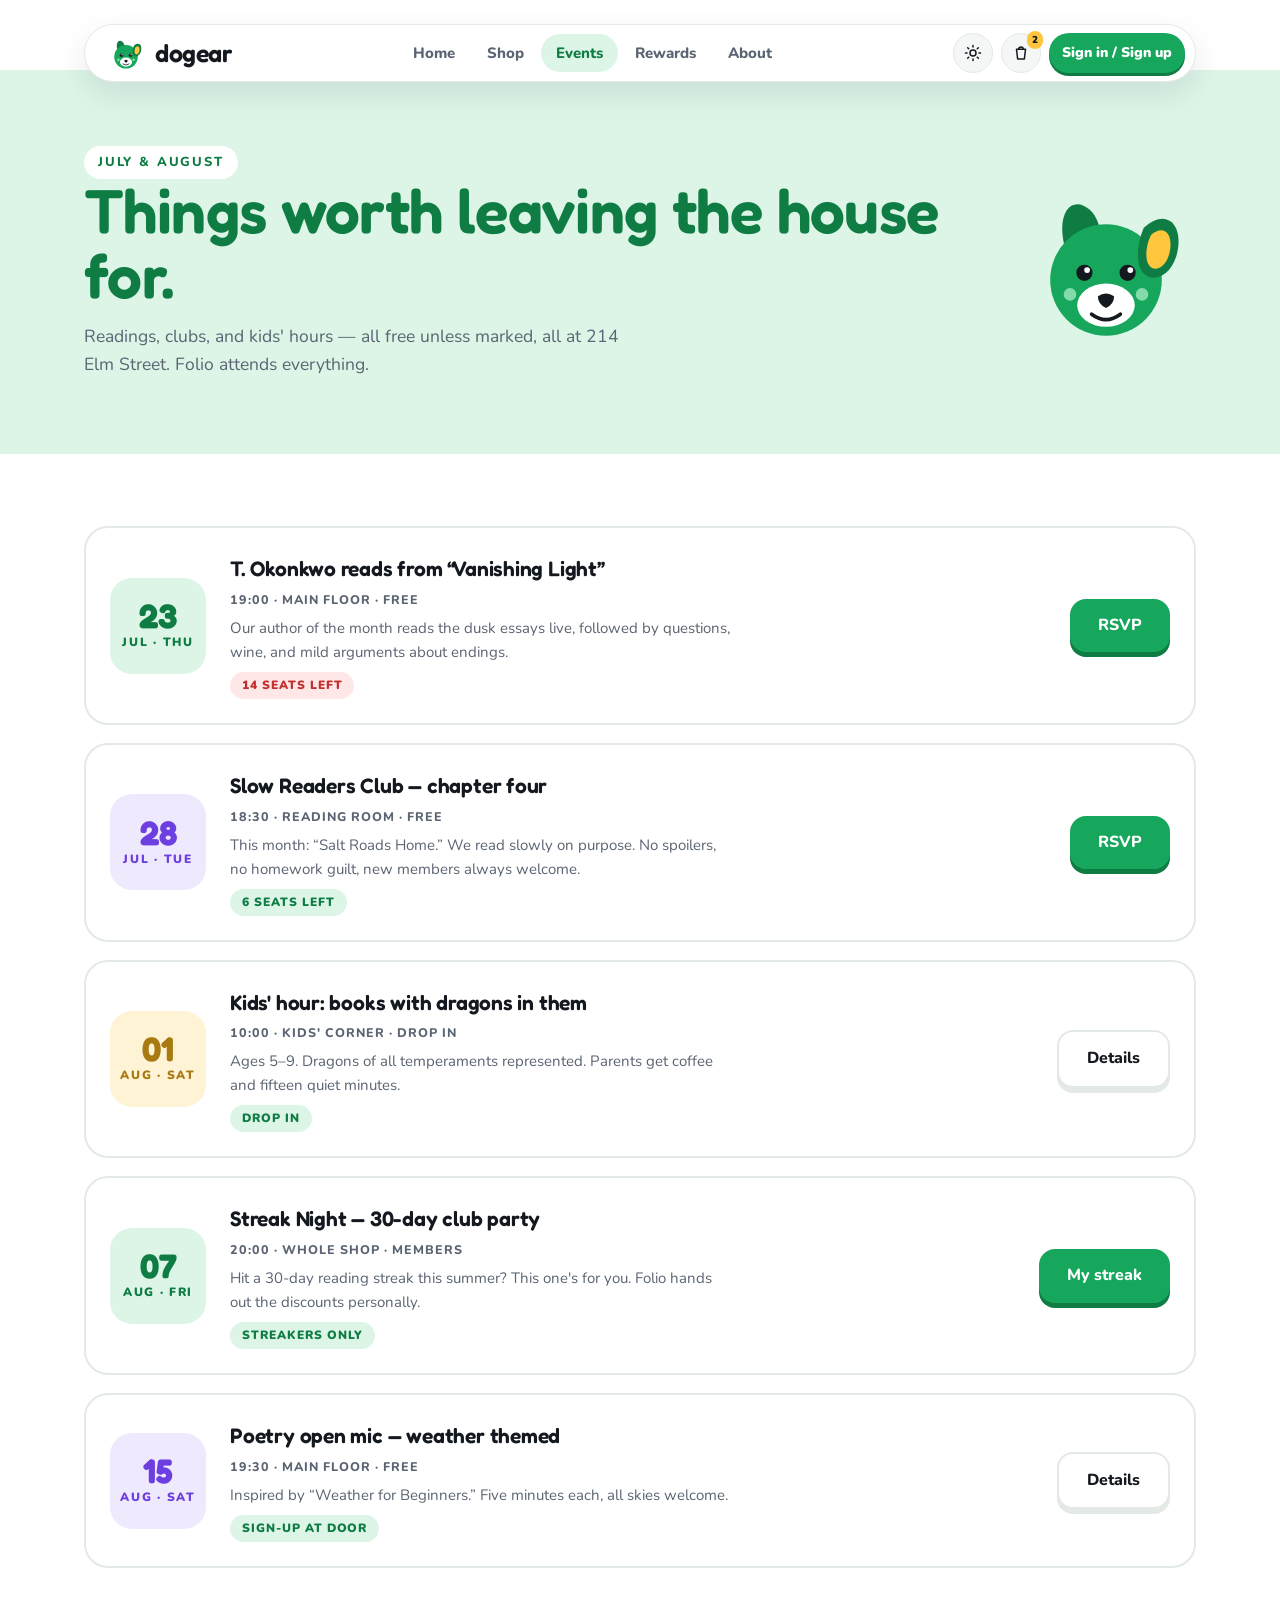
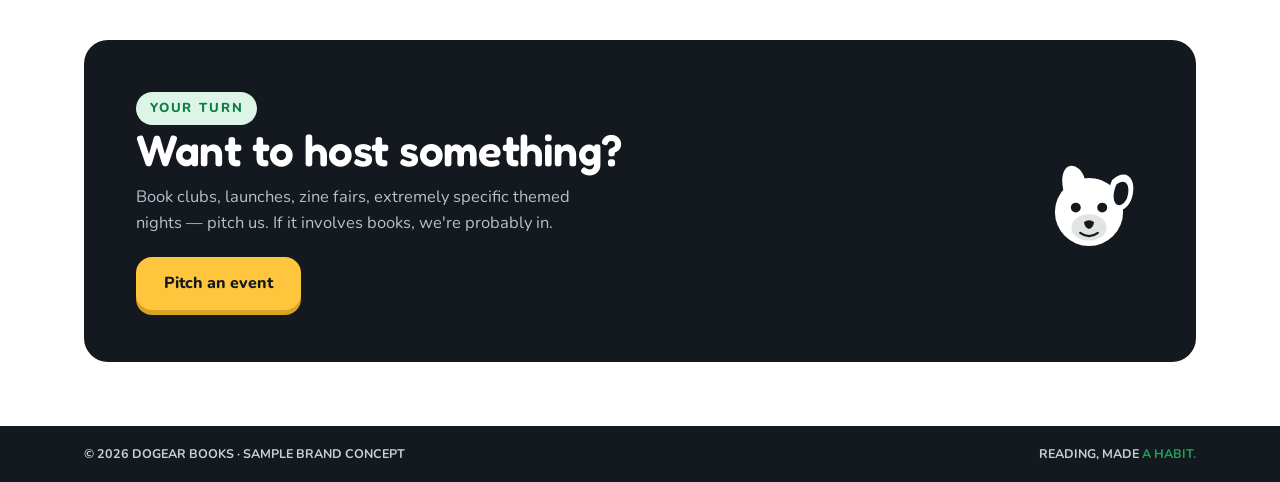
<file: website/events.html>
﻿<!DOCTYPE html>
<html lang="en">
<head>
<meta charset="UTF-8">
<meta name="viewport" content="width=device-width, initial-scale=1.0">
<title>Events — dogear</title>
<link rel="icon" href="../logo/favicon.svg" type="image/svg+xml">
<link rel="preconnect" href="https://fonts.googleapis.com">
<link rel="preconnect" href="https://fonts.gstatic.com" crossorigin>
<link href="https://fonts.googleapis.com/css2?family=Fredoka:wght@400;500;600&family=Nunito:wght@400;700;800;900&display=swap" rel="stylesheet">
<script>try{var m=location.search.match(/theme=(dark|light)/);var t=(m&&m[1])||localStorage.getItem("dogear-theme");if(!t)t=window.matchMedia&&matchMedia("(prefers-color-scheme: dark)").matches?"dark":"light";document.documentElement.setAttribute("data-theme",t)}catch(e){}</script>
<link rel="stylesheet" href="styles.css">
<style>
  .ev-hero { background: var(--sprout); padding: clamp(44px, 6vw, 76px) 0; }
  .ev-hero .wrap { display: grid; grid-template-columns: 1fr auto; gap: 32px; align-items: center; }
  .ev-hero h1 { font-size: clamp(34px, 5vw, 62px); color: var(--forest); }
  .ev-hero p { color: var(--slate); max-width: 50ch; margin-top: 14px; font-size: 17.5px; }
  .ev-hero img { width: clamp(110px, 16vw, 180px); }
  .ev-list { padding: clamp(40px, 6vw, 72px) 0; display: grid; gap: 18px; }
  .ev-row { display: grid; grid-template-columns: 96px 1fr auto; gap: 24px; align-items: center; }
  .ev-row .date { width: 96px; height: 96px; background: var(--sprout); border-radius: 22px; display: flex; flex-direction: column; align-items: center; justify-content: center; font-weight: 900; color: var(--forest); }
  .ev-row .date b { font-family: var(--display); font-size: 34px; line-height: 1; }
  .ev-row .date span { font-size: 12px; letter-spacing: 0.14em; }
  .ev-row .date.sun { background: #FFF3D6; color: #A87A12; }
  .ev-row .date.vio { background: #EFE9FE; color: #6D3EE0; }
  .ev-row h3 { font-size: 21px; }
  .ev-row .meta { font-weight: 800; font-size: 12.5px; letter-spacing: 0.08em; color: var(--slate); margin: 4px 0 6px; }
  .ev-row p { font-size: 15px; color: var(--slate); max-width: 56ch; }
  .ev-row .seats { font-weight: 900; font-size: 12px; color: var(--forest); letter-spacing: 0.08em; margin-top: 8px; display: inline-block; background: var(--sprout); border-radius: 999px; padding: 4px 12px; }
  .ev-row .seats.low { background: #FFE7E7; color: #C22F2F; }
  .host-band { background: var(--ink); color: #fff; border-radius: var(--r-lg); padding: clamp(30px, 5vw, 52px); display: grid; grid-template-columns: 1fr auto; gap: 30px; align-items: center; }
  .host-band h2 { color: #fff; }
  .host-band p { color: #B8BFCA; max-width: 48ch; margin: 10px 0 20px; }
  @media (max-width: 820px) {
    .ev-hero .wrap { grid-template-columns: 1fr; }
    .ev-hero img { display: none; }
    .ev-row { grid-template-columns: 72px 1fr; }
    .ev-row .date { width: 72px; height: 72px; border-radius: 18px; }
    .ev-row .date b { font-size: 26px; }
    .ev-row .rsvp { grid-column: 2; justify-self: start; }
    .host-band { grid-template-columns: 1fr; }
  }
</style>
</head>
<body>

<nav class="nav" aria-label="Main">
  <div class="wrap">
    <div class="pill">
      <a class="brand" href="home.html"><img src="../logo/mascot.svg" alt=""><span class="bw">dogear</span></a>
      <ul class="links">
        <li><a href="home.html">Home</a></li>
        <li><a href="shop.html">Shop</a></li>
        <li><a href="events.html" aria-current="page">Events</a></li>
        <li><a href="rewards.html">Rewards</a></li>
        <li><a href="about.html">About</a></li>
      </ul>
      <div class="acts">
        <button class="icon-btn" id="themeToggle" aria-label="Switch between light and dark theme">
          <svg class="i-sun" viewBox="0 0 24 24" aria-hidden="true"><circle cx="12" cy="12" r="4"/><path d="M12 2v2M12 20v2M4.9 4.9l1.4 1.4M17.7 17.7l1.4 1.4M2 12h2M20 12h2M4.9 19.1l1.4-1.4M17.7 6.3l1.4-1.4"/></svg>
          <svg class="i-moon" viewBox="0 0 24 24" aria-hidden="true"><path d="M21 12.8A9 9 0 1 1 11.2 3a7 7 0 0 0 9.8 9.8z"/></svg>
        </button>
        <a class="icon-btn" href="cart.html" aria-label="Bag, 2 items">
          <svg viewBox="0 0 24 24" aria-hidden="true"><path d="M6 7h12l-1.5 13h-9L6 7z"/><path d="M9 7a3 3 0 0 1 6 0"/></svg>
          <i class="badge">2</i>
        </a>
        <div class="auth-actions"><a class="auth-link primary" href="signin.html">Sign in / Sign up</a></div>
        <button class="menu-btn" aria-label="Open menu">☰</button>
      </div>
    </div>
  </div>
</nav>

<header class="ev-hero">
  <div class="wrap">
    <div>
      <span class="kicker" style="background:#fff;">JULY &amp; AUGUST</span>
      <h1>Things worth leaving the house for.</h1>
      <p>Readings, clubs, and kids' hours — all free unless marked, all at
      214 Elm Street. Folio attends everything.</p>
    </div>
    <img src="../logo/mascot.svg" alt="">
  </div>
</header>

<div class="wrap">
  <div class="ev-list">
    <div class="ev-row card lift folded">
      <div class="date"><b>23</b><span>JUL · THU</span></div>
      <div>
        <h3>T. Okonkwo reads from “Vanishing Light”</h3>
        <div class="meta">19:00 · MAIN FLOOR · FREE</div>
        <p>Our author of the month reads the dusk essays live, followed by questions,
        wine, and mild arguments about endings.</p>
        <span class="seats low">14 SEATS LEFT</span>
      </div>
      <a class="btn rsvp" href="#">RSVP</a>
    </div>

    <div class="ev-row card lift">
      <div class="date vio"><b>28</b><span>JUL · TUE</span></div>
      <div>
        <h3>Slow Readers Club — chapter four</h3>
        <div class="meta">18:30 · READING ROOM · FREE</div>
        <p>This month: “Salt Roads Home.” We read slowly on purpose. No spoilers,
        no homework guilt, new members always welcome.</p>
        <span class="seats">6 SEATS LEFT</span>
      </div>
      <a class="btn rsvp" href="#">RSVP</a>
    </div>

    <div class="ev-row card lift">
      <div class="date sun"><b>01</b><span>AUG · SAT</span></div>
      <div>
        <h3>Kids' hour: books with dragons in them</h3>
        <div class="meta">10:00 · KIDS' CORNER · DROP IN</div>
        <p>Ages 5–9. Dragons of all temperaments represented. Parents get coffee
        and fifteen quiet minutes.</p>
        <span class="seats">DROP IN</span>
      </div>
      <a class="btn ghost rsvp" href="#">Details</a>
    </div>

    <div class="ev-row card lift">
      <div class="date"><b>07</b><span>AUG · FRI</span></div>
      <div>
        <h3>Streak Night — 30-day club party</h3>
        <div class="meta">20:00 · WHOLE SHOP · MEMBERS</div>
        <p>Hit a 30-day reading streak this summer? This one's for you. Folio
        hands out the discounts personally.</p>
        <span class="seats">STREAKERS ONLY</span>
      </div>
      <a class="btn rsvp" href="rewards.html">My streak</a>
    </div>

    <div class="ev-row card lift">
      <div class="date vio"><b>15</b><span>AUG · SAT</span></div>
      <div>
        <h3>Poetry open mic — weather themed</h3>
        <div class="meta">19:30 · MAIN FLOOR · FREE</div>
        <p>Inspired by “Weather for Beginners.” Five minutes each, all skies welcome.</p>
        <span class="seats">SIGN-UP AT DOOR</span>
      </div>
      <a class="btn ghost rsvp" href="#">Details</a>
    </div>
  </div>

  <div class="host-band" style="margin-bottom:64px;">
    <div>
      <span class="kicker">YOUR TURN</span>
      <h2>Want to host something?</h2>
      <p>Book clubs, launches, zine fairs, extremely specific themed nights — pitch
      us. If it involves books, we're probably in.</p>
      <a class="btn sunny" href="about.html">Pitch an event</a>
    </div>
    <img src="../logo/logo-mono-paper.svg" alt="" style="width:110px;">
  </div>
</div>

<footer>
  <div class="wrap">
    <div class="base" style="border-top:none;">
      <span>© 2026 DOGEAR BOOKS · SAMPLE BRAND CONCEPT</span>
      <span>READING, MADE <b>A HABIT.</b></span>
    </div>
  </div>
</footer>

<script src="theme.js"></script>
</body>
</html>
</file>
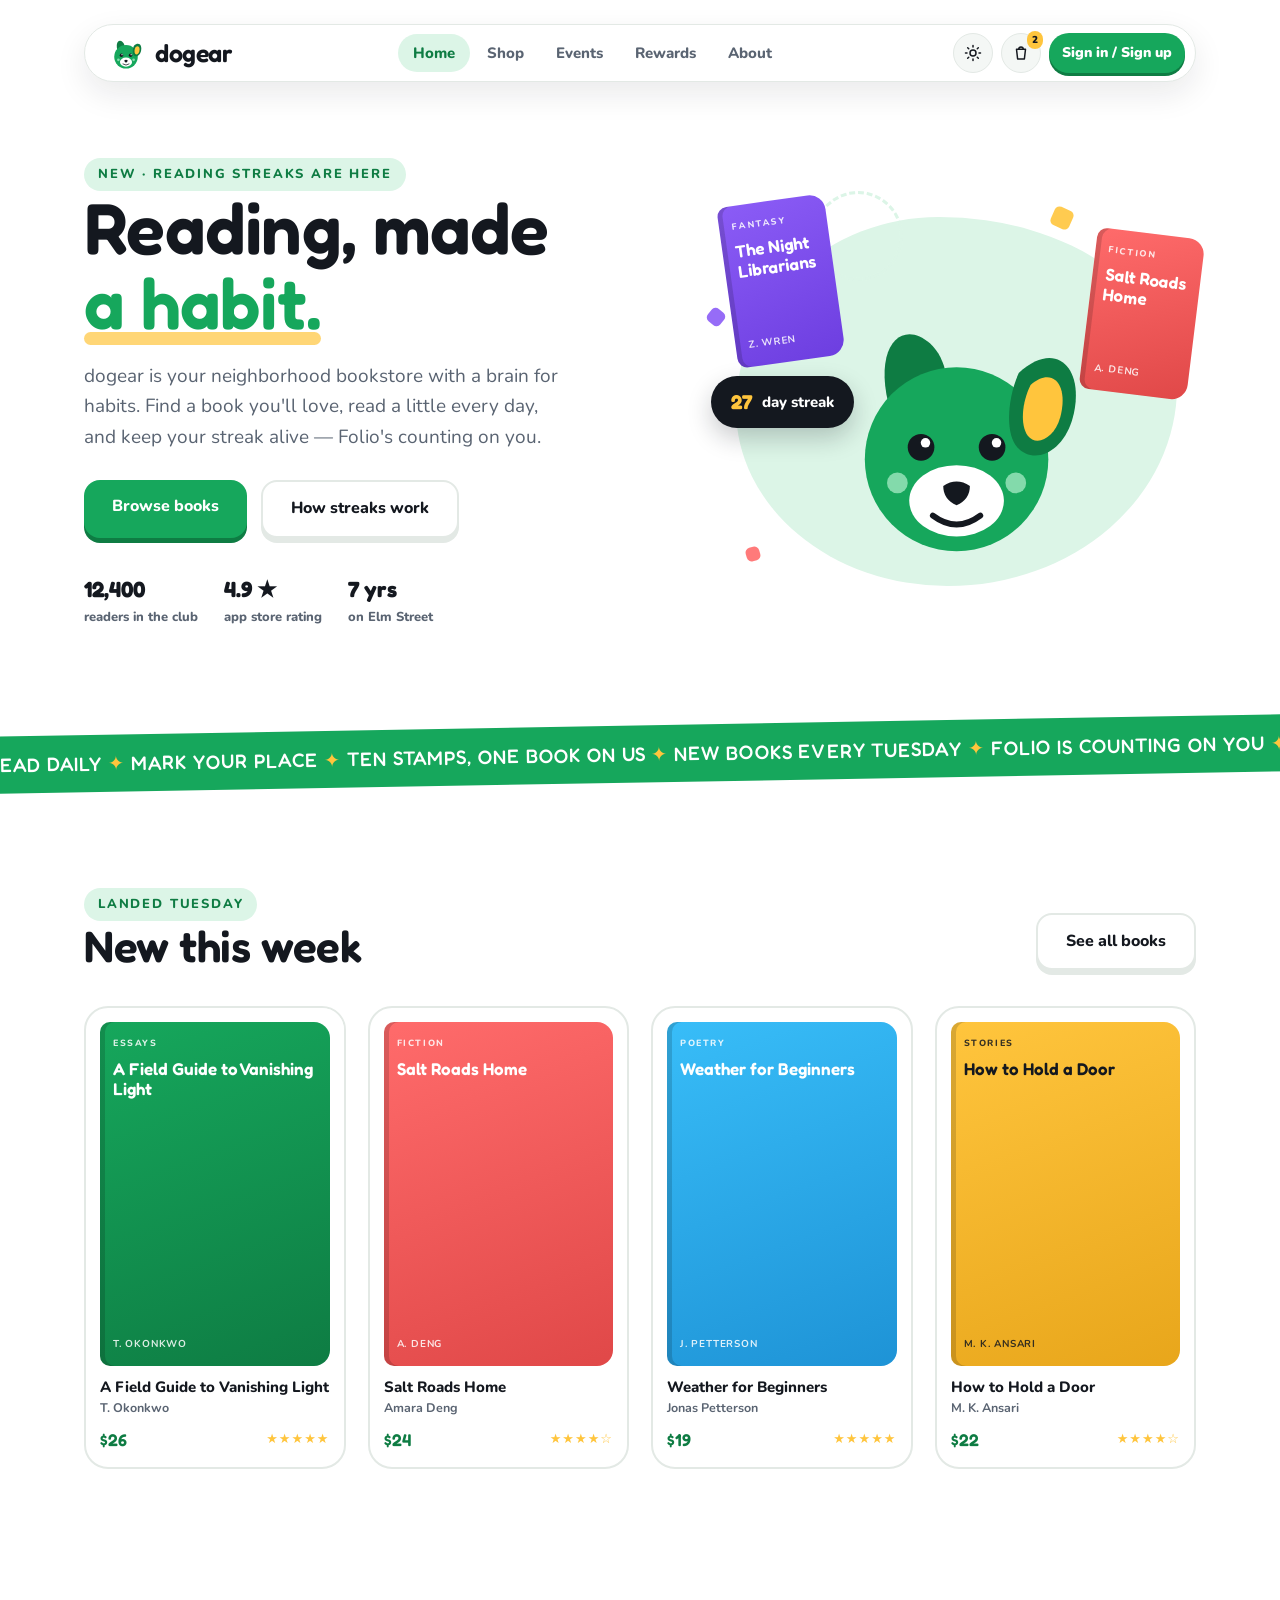
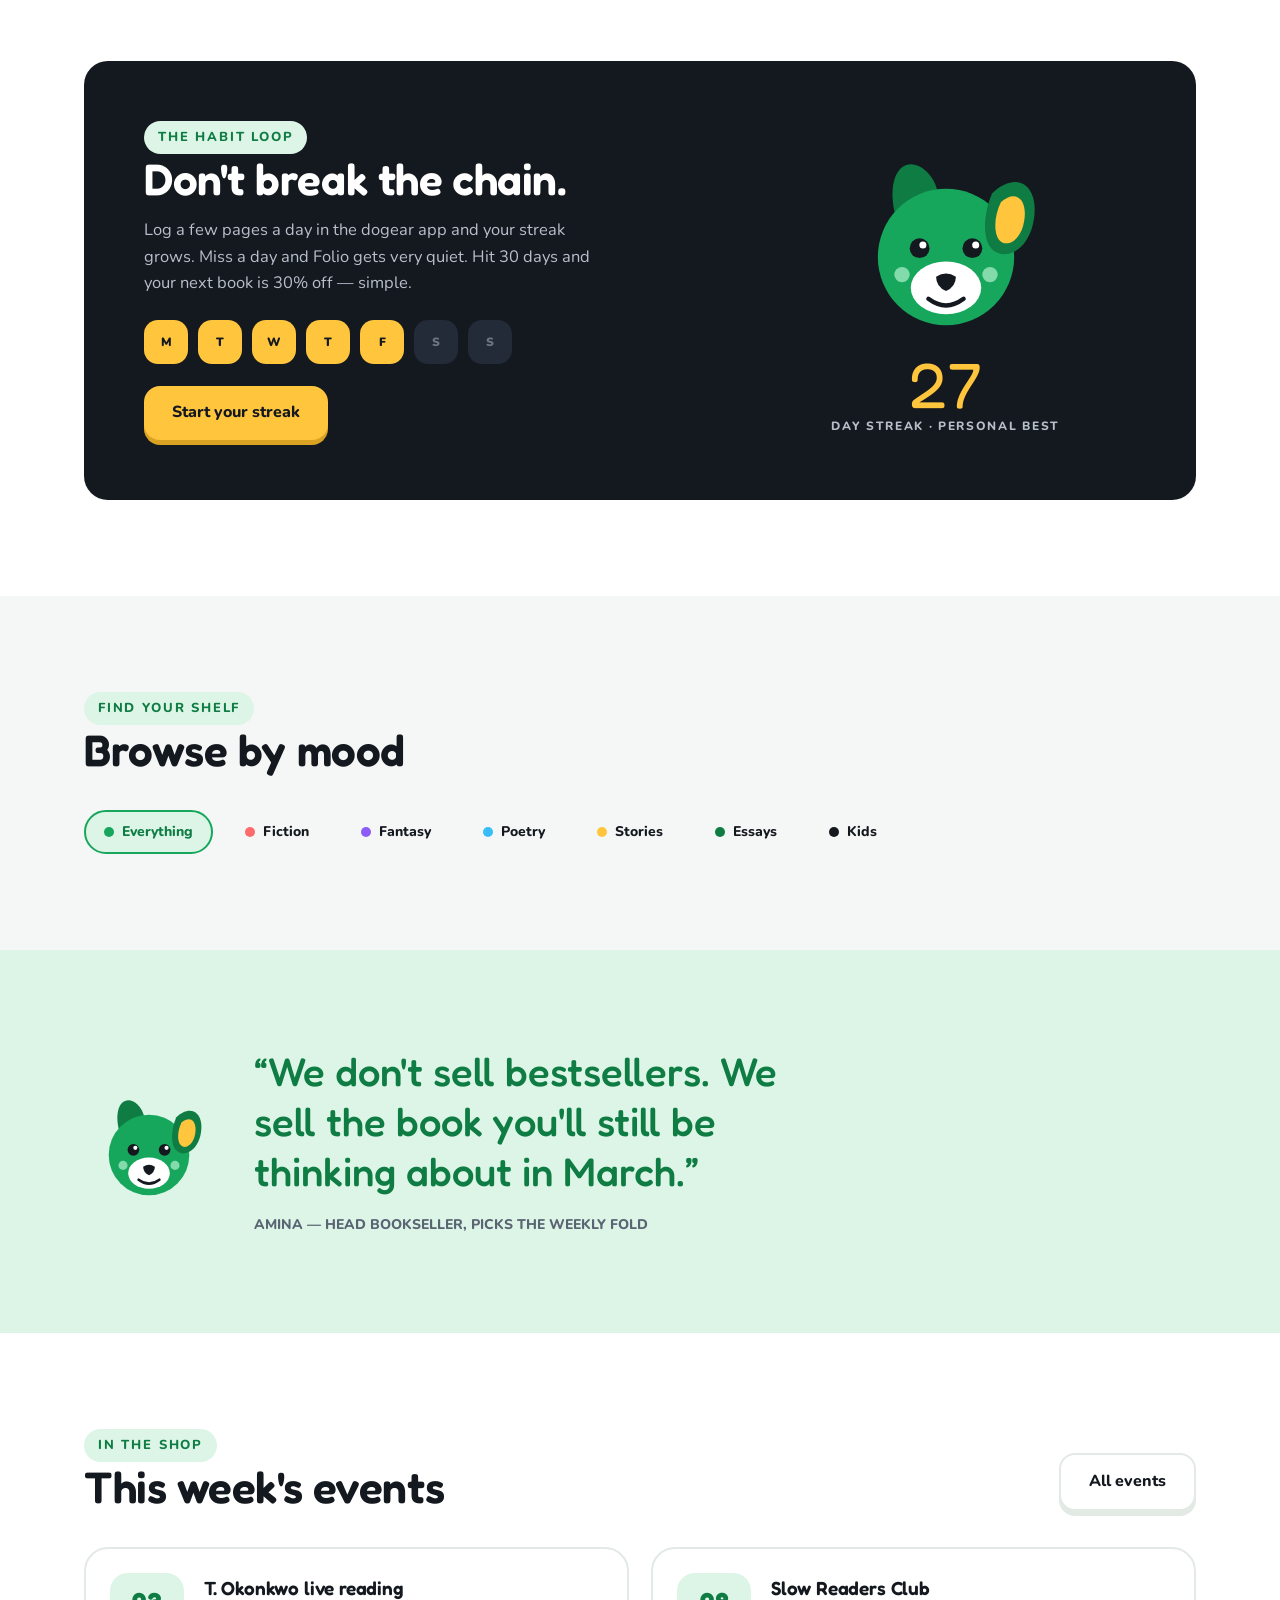
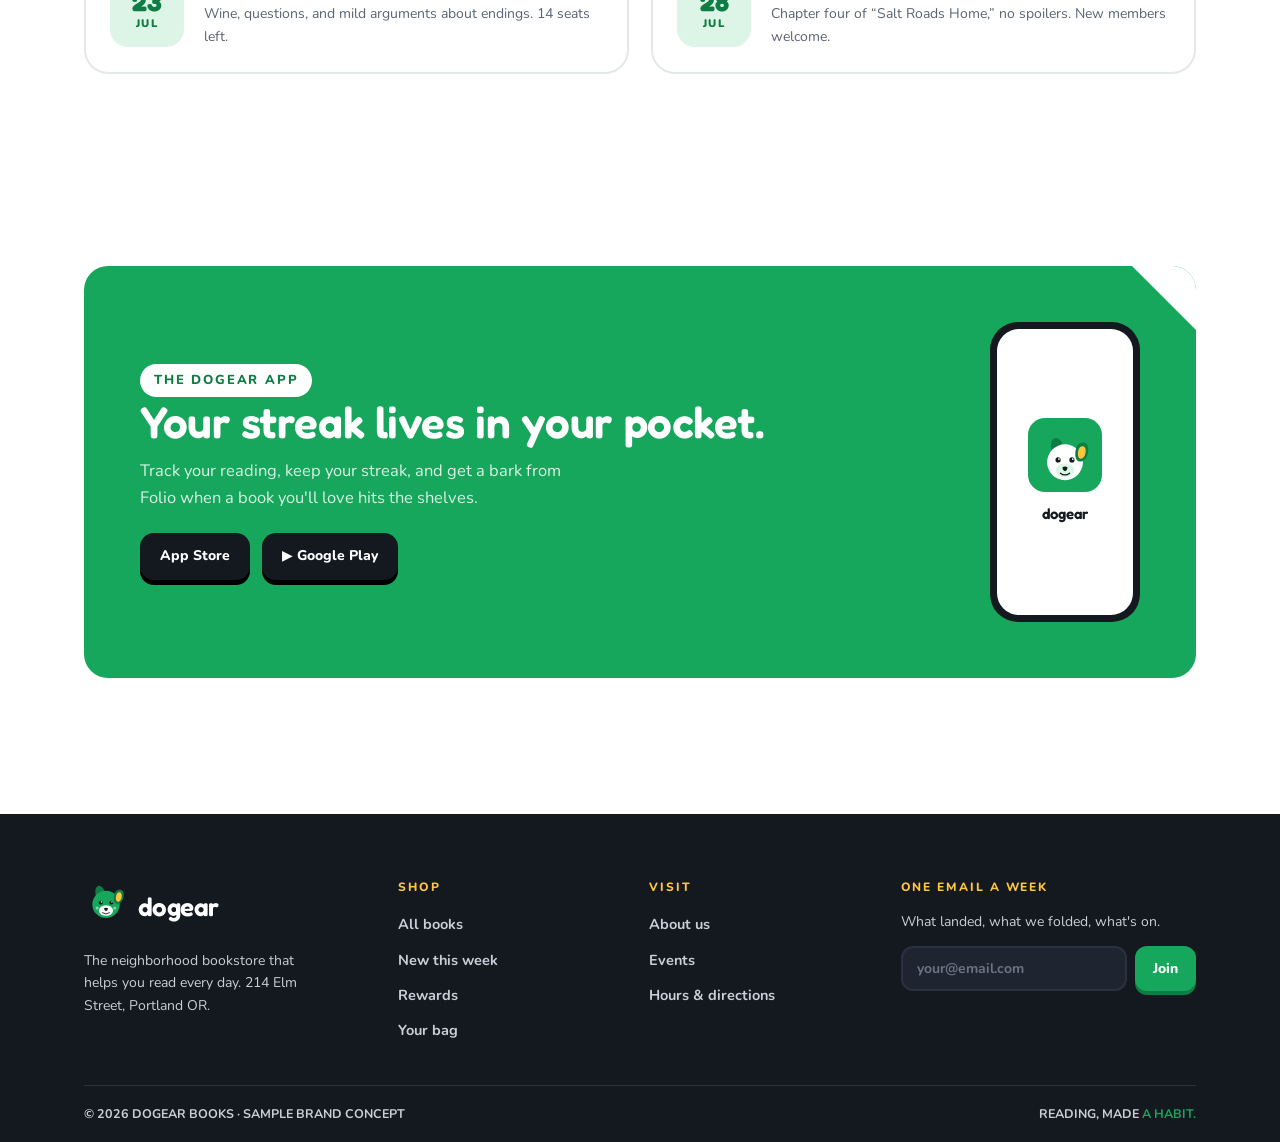
<file: website/home.html>
﻿<!DOCTYPE html>
<html lang="en">
<head>
<meta charset="UTF-8">
<meta name="viewport" content="width=device-width, initial-scale=1.0">
<title>dogear — Reading, made a habit</title>
<link rel="icon" href="../logo/favicon.svg" type="image/svg+xml">
<link rel="preconnect" href="https://fonts.googleapis.com">
<link rel="preconnect" href="https://fonts.gstatic.com" crossorigin>
<link href="https://fonts.googleapis.com/css2?family=Fredoka:wght@400;500;600&family=Nunito:wght@400;700;800;900&display=swap" rel="stylesheet">
<script>try{var m=location.search.match(/theme=(dark|light)/);var t=(m&&m[1])||localStorage.getItem("dogear-theme");if(!t)t=window.matchMedia&&matchMedia("(prefers-color-scheme: dark)").matches?"dark":"light";document.documentElement.setAttribute("data-theme",t)}catch(e){}</script>
<link rel="stylesheet" href="styles.css">
<style>
  /* hero */
  .hero { padding: clamp(48px, 7vw, 88px) 0; overflow: hidden; }
  .hero .wrap { display: grid; grid-template-columns: 1.1fr 0.9fr; gap: 48px; align-items: center; }
  @keyframes rise { from { opacity: 0; transform: translateY(18px); } to { opacity: 1; transform: none; } }
  @keyframes drift { from { transform: rotate(-8deg) translateY(0); } to { transform: rotate(-8deg) translateY(-10px); } }
  @keyframes drift2 { from { transform: rotate(7deg) translateY(0); } to { transform: rotate(7deg) translateY(-12px); } }
  .hero .wrap > div:first-child > * { animation: rise 0.55s ease backwards; }
  .hero .wrap > div:first-child > *:nth-child(2) { animation-delay: 0.08s; }
  .hero .wrap > div:first-child > *:nth-child(3) { animation-delay: 0.16s; }
  .hero .wrap > div:first-child > *:nth-child(4) { animation-delay: 0.24s; }
  .hero .wrap > div:first-child > *:nth-child(5) { animation-delay: 0.32s; }
  .scene { animation: rise 0.6s 0.15s ease backwards; }
  .hero p.sub { font-size: 19px; color: var(--slate); max-width: 44ch; margin: 20px 0 28px; }
  .hero h1 .hl { color: var(--leaf); position: relative; white-space: nowrap; }
  .hero h1 .hl::after {
    content: ""; position: absolute; left: 0; right: 0; bottom: 0.02em; height: 0.18em;
    background: var(--sunny); border-radius: 999px; z-index: -1; opacity: 0.7;
  }
  .cta-row { display: flex; gap: 14px; flex-wrap: wrap; }
  .hero .proof { display: flex; gap: 26px; margin-top: 34px; flex-wrap: wrap; }
  .hero .proof div { font-weight: 800; font-size: 13px; color: var(--slate); }
  .hero .proof b { display: block; font-family: var(--display); font-size: 22px; color: var(--ink); }

  .scene { position: relative; min-height: 420px; }
  .scene .blob { position: absolute; inset: 8% 4% 4% 4%; background: var(--sprout); border-radius: 46% 54% 52% 48% / 52% 46% 54% 48%; }
  .scene .mascot { position: absolute; left: 50%; bottom: 6%; transform: translateX(-50%); width: min(62%, 300px); }
  .scene .b1, .scene .b2 { position: absolute; width: 108px; }
  .scene .b1 { top: 4%; left: 2%; transform: rotate(-8deg); animation: drift 4s ease-in-out infinite alternate; }
  .scene .b2 { top: 12%; right: 0; transform: rotate(7deg); animation: drift2 5s 0.6s ease-in-out infinite alternate; }
  .scene .streak-pill { position: absolute; top: 46%; left: -6px; box-shadow: 0 10px 24px rgba(20,24,31,0.22); }
  .scene .mascot { transition: transform 0.25s ease; }
  .scene .mascot:hover { transform: translateX(-50%) rotate(-5deg) scale(1.04); }

  /* new this week */
  .b-yellow { background: linear-gradient(160deg, #FFC53D, #E8A61B); color: var(--ink); }
  .b-violet { background: linear-gradient(160deg, #8B5CF6, #6D3EE0); }
  .b-coral  { background: linear-gradient(160deg, #FF6B6B, #E04848); }
  .b-sky    { background: linear-gradient(160deg, #38BDF8, #1E93D6); }
  .b-leaf   { background: linear-gradient(160deg, #16A75C, #0E7C43); }
  .b-ink    { background: linear-gradient(160deg, #2A3140, #14181F); }

  /* streak band */
  .streak-band { background: var(--ink); color: #fff; border-radius: var(--r-lg); padding: clamp(32px, 5vw, 60px); display: grid; grid-template-columns: 1.2fr 0.8fr; gap: 40px; align-items: center; }
  .streak-band h2 { color: #fff; }
  .streak-band p { color: #B8BFCA; max-width: 46ch; margin: 14px 0 24px; }
  .flame-row { display: flex; gap: 10px; margin-bottom: 22px; }
  .flame-row span { width: 44px; height: 44px; border-radius: 14px; background: #232A38; display: flex; align-items: center; justify-content: center; font-weight: 900; font-size: 12px; color: #6B7484; }
  .flame-row span.lit { background: var(--sunny); color: var(--ink); }
  .streak-band .side { text-align: center; }
  .streak-band .side img { width: min(72%, 220px); }
  .streak-band .side .n { font-family: var(--display); font-size: 64px; color: var(--sunny); line-height: 1; }
  .streak-band .side .lbl { font-weight: 800; letter-spacing: 0.14em; font-size: 12px; color: #B8BFCA; }

  /* categories */
  .chips-row { display: flex; gap: 12px; flex-wrap: wrap; }

  /* quote */
  .quote-band { background: var(--sprout); }
  .quote-band blockquote { font-family: var(--display); font-weight: 500; font-size: clamp(24px, 3.4vw, 40px); line-height: 1.25; max-width: 24ch; color: var(--forest); }
  .quote-band .who { margin-top: 18px; font-weight: 800; font-size: 14px; color: var(--slate); }
  .quote-band .wrap { display: grid; grid-template-columns: auto 1fr; gap: 40px; align-items: center; }
  .quote-band img { width: 130px; }

  /* events teaser */
  .ev-grid { display: grid; grid-template-columns: 1fr 1fr; gap: 22px; }
  .ev { display: flex; gap: 20px; align-items: center; }
  .ev .date { flex-shrink: 0; width: 74px; height: 74px; background: var(--sprout); border-radius: 18px; display: flex; flex-direction: column; align-items: center; justify-content: center; font-weight: 900; color: var(--forest); }
  .ev .date b { font-family: var(--display); font-size: 26px; line-height: 1; }
  .ev .date span { font-size: 11px; letter-spacing: 0.12em; }
  .ev h3 { font-size: 19px; }
  .ev p { font-size: 14px; color: var(--slate); }

  /* app banner */
  .app-band { background: var(--leaf); border-radius: var(--r-lg); padding: clamp(32px, 5vw, 56px); display: grid; grid-template-columns: 1fr auto; gap: 36px; align-items: center; color: #fff; position: relative; overflow: hidden; }
  .app-band::after { content: ""; position: absolute; top: 0; right: 0; border-style: solid; border-width: 0 64px 64px 0; border-color: var(--sunny) var(--cloud) transparent transparent; }
  .app-band h2 { color: #fff; }
  .app-band p { color: #D9F3E5; max-width: 44ch; margin: 12px 0 22px; }
  .store-row { display: flex; gap: 12px; flex-wrap: wrap; }
  .store { background: var(--ink); color: #fff; border-radius: 14px; padding: 12px 20px; font-weight: 800; font-size: 14px; box-shadow: 0 5px 0 #000; }
  .store:active { transform: translateY(5px); box-shadow: 0 0 0 #000; }
  .app-band .phone-mini { width: 150px; height: 300px; background: var(--ink); border-radius: 28px; padding: 7px; }
  .app-band .phone-mini .scr { background: var(--cloud); border-radius: 22px; height: 100%; display: flex; flex-direction: column; align-items: center; justify-content: center; gap: 10px; }
  .app-band .phone-mini img { width: 74px; }
  .app-band .phone-mini .t { font-family: var(--display); font-weight: 600; font-size: 15px; color: var(--ink); }

  @media (max-width: 900px) {
    .hero .wrap { grid-template-columns: 1fr; }
    .scene { min-height: 360px; max-width: 480px; margin: 0 auto; width: 100%; }
    .streak-band { grid-template-columns: 1fr; }
    .ev-grid { grid-template-columns: 1fr; }
  }
  @media (max-width: 560px) {
    .streak-band > div { min-width: 0; }
    .flame-row { gap: 7px; }
    .flame-row span { width: 32px; height: 32px; border-radius: 11px; }
    .quote-band .wrap { grid-template-columns: 1fr; gap: 20px; }
    .app-band { grid-template-columns: 1fr; }
    .app-band .phone-mini { display: none; }
    .scene .b1, .scene .b2 { width: 84px; }
  }
  @media (max-width: 440px) {
    .hero h1 .hl { white-space: normal; }
  }
</style>
</head>
<body>

<nav class="nav" aria-label="Main">
  <div class="wrap">
    <div class="pill">
      <a class="brand" href="home.html"><img src="../logo/mascot.svg" alt=""><span class="bw">dogear</span></a>
      <ul class="links">
        <li><a href="home.html" aria-current="page">Home</a></li>
        <li><a href="shop.html">Shop</a></li>
        <li><a href="events.html">Events</a></li>
        <li><a href="rewards.html">Rewards</a></li>
        <li><a href="about.html">About</a></li>
      </ul>
      <div class="acts">
        <button class="icon-btn" id="themeToggle" aria-label="Switch between light and dark theme">
          <svg class="i-sun" viewBox="0 0 24 24" aria-hidden="true"><circle cx="12" cy="12" r="4"/><path d="M12 2v2M12 20v2M4.9 4.9l1.4 1.4M17.7 17.7l1.4 1.4M2 12h2M20 12h2M4.9 19.1l1.4-1.4M17.7 6.3l1.4-1.4"/></svg>
          <svg class="i-moon" viewBox="0 0 24 24" aria-hidden="true"><path d="M21 12.8A9 9 0 1 1 11.2 3a7 7 0 0 0 9.8 9.8z"/></svg>
        </button>
        <a class="icon-btn" href="cart.html" aria-label="Bag, 2 items">
          <svg viewBox="0 0 24 24" aria-hidden="true"><path d="M6 7h12l-1.5 13h-9L6 7z"/><path d="M9 7a3 3 0 0 1 6 0"/></svg>
          <i class="badge">2</i>
        </a>
        <div class="auth-actions"><a class="auth-link primary" href="signin.html">Sign in / Sign up</a></div>
        <button class="menu-btn" aria-label="Open menu">☰</button>
      </div>
    </div>
  </div>
</nav>

<header class="hero">
  <div class="wrap">
    <div>
      <span class="kicker">NEW · READING STREAKS ARE HERE</span>
      <h1>Reading, made <span class="hl">a habit.</span></h1>
      <p class="sub">dogear is your neighborhood bookstore with a brain for habits.
      Find a book you'll love, read a little every day, and keep your streak alive —
      Folio's counting on you.</p>
      <div class="cta-row">
        <a class="btn" href="shop.html">Browse books</a>
        <a class="btn ghost" href="rewards.html">How streaks work</a>
      </div>
      <div class="proof">
        <div><b>12,400</b>readers in the club</div>
        <div><b>4.9 ★</b>app store rating</div>
        <div><b>7 yrs</b>on Elm Street</div>
      </div>
    </div>
    <div class="scene" aria-label="Folio the mascot with this week’s books">
      <div class="blob"></div>
      <span class="confetti c1"></span>
      <span class="confetti c2"></span>
      <span class="confetti c3"></span>
      <span class="ring" aria-hidden="true"></span>
      <div class="cover b1 b-violet"><span class="cat">FANTASY</span><b>The Night Librarians</b><small>Z. WREN</small></div>
      <div class="cover b2 b-coral"><span class="cat">FICTION</span><b>Salt Roads Home</b><small>A. DENG</small></div>
      <span class="streak-pill"><span class="n">27</span> day streak</span>
      <img class="mascot" src="../logo/mascot.svg" alt="Folio, the dogear mascot">
    </div>
  </div>
</header>

<div class="marquee" aria-hidden="true">
  <div class="mq-track">
    <span>READ DAILY <b>✦</b> MARK YOUR PLACE <b>✦</b> TEN STAMPS, ONE BOOK ON US <b>✦</b> NEW BOOKS EVERY TUESDAY <b>✦</b> FOLIO IS COUNTING ON YOU <b>✦</b>&nbsp;</span>
    <span>READ DAILY <b>✦</b> MARK YOUR PLACE <b>✦</b> TEN STAMPS, ONE BOOK ON US <b>✦</b> NEW BOOKS EVERY TUESDAY <b>✦</b> FOLIO IS COUNTING ON YOU <b>✦</b>&nbsp;</span>
  </div>
</div>

<section>
  <div class="wrap">
    <div class="sec-head">
      <div>
        <span class="kicker">LANDED TUESDAY</span>
        <h2>New this week</h2>
      </div>
      <a class="btn ghost" href="shop.html">See all books</a>
    </div>
    <div class="book-grid">
      <article class="book folded">
        <div class="cover b-leaf"><span class="cat">ESSAYS</span><b>A Field Guide to Vanishing Light</b><small>T. OKONKWO</small></div>
        <div class="t">A Field Guide to Vanishing Light</div>
        <div class="a">T. Okonkwo</div>
        <div class="row"><span class="price">$26</span><span class="stars">★★★★★</span></div>
      </article>
      <article class="book">
        <div class="cover b-coral"><span class="cat">FICTION</span><b>Salt Roads Home</b><small>A. DENG</small></div>
        <div class="t">Salt Roads Home</div>
        <div class="a">Amara Deng</div>
        <div class="row"><span class="price">$24</span><span class="stars">★★★★☆</span></div>
      </article>
      <article class="book">
        <div class="cover b-sky"><span class="cat">POETRY</span><b>Weather for Beginners</b><small>J. PETTERSON</small></div>
        <div class="t">Weather for Beginners</div>
        <div class="a">Jonas Petterson</div>
        <div class="row"><span class="price">$19</span><span class="stars">★★★★★</span></div>
      </article>
      <article class="book">
        <div class="cover b-yellow"><span class="cat">STORIES</span><b>How to Hold a Door</b><small>M. K. ANSARI</small></div>
        <div class="t">How to Hold a Door</div>
        <div class="a">M. K. Ansari</div>
        <div class="row"><span class="price">$22</span><span class="stars">★★★★☆</span></div>
      </article>
    </div>
  </div>
</section>

<section>
  <div class="wrap">
    <div class="streak-band">
      <div>
        <span class="kicker">THE HABIT LOOP</span>
        <h2>Don't break the chain.</h2>
        <p>Log a few pages a day in the dogear app and your streak grows. Miss a day
        and Folio gets very quiet. Hit 30 days and your next book is 30% off — simple.</p>
        <div class="flame-row" aria-label="This week: five of seven days read">
          <span class="lit">M</span><span class="lit">T</span><span class="lit">W</span><span class="lit">T</span><span class="lit">F</span><span>S</span><span>S</span>
        </div>
        <a class="btn sunny" href="rewards.html">Start your streak</a>
      </div>
      <div class="side">
        <img src="../logo/mascot.svg" alt="">
        <div class="n">27</div>
        <div class="lbl">DAY STREAK · PERSONAL BEST</div>
      </div>
    </div>
  </div>
</section>

<section class="mist-band">
  <div class="wrap">
    <div class="sec-head">
      <div>
        <span class="kicker">FIND YOUR SHELF</span>
        <h2>Browse by mood</h2>
      </div>
    </div>
    <div class="chips-row">
      <span class="chip on"><span class="dot" style="background:var(--leaf)"></span>Everything</span>
      <span class="chip"><span class="dot" style="background:var(--coral)"></span>Fiction</span>
      <span class="chip"><span class="dot" style="background:var(--violet)"></span>Fantasy</span>
      <span class="chip"><span class="dot" style="background:var(--sky)"></span>Poetry</span>
      <span class="chip"><span class="dot" style="background:var(--sunny)"></span>Stories</span>
      <span class="chip"><span class="dot" style="background:var(--forest)"></span>Essays</span>
      <span class="chip"><span class="dot" style="background:var(--ink)"></span>Kids</span>
    </div>
  </div>
</section>

<section class="quote-band">
  <div class="wrap">
    <img src="../logo/mascot.svg" alt="">
    <div>
      <blockquote>“We don't sell bestsellers. We sell the book you'll still be thinking about in March.”</blockquote>
      <div class="who">AMINA — HEAD BOOKSELLER, PICKS THE WEEKLY FOLD</div>
    </div>
  </div>
</section>

<section>
  <div class="wrap">
    <div class="sec-head">
      <div>
        <span class="kicker">IN THE SHOP</span>
        <h2>This week's events</h2>
      </div>
      <a class="btn ghost" href="events.html">All events</a>
    </div>
    <div class="ev-grid">
      <div class="ev card lift">
        <div class="date"><b>23</b><span>JUL</span></div>
        <div>
          <h3>T. Okonkwo live reading</h3>
          <p>Wine, questions, and mild arguments about endings. 14 seats left.</p>
        </div>
      </div>
      <div class="ev card lift">
        <div class="date"><b>28</b><span>JUL</span></div>
        <div>
          <h3>Slow Readers Club</h3>
          <p>Chapter four of “Salt Roads Home,” no spoilers. New members welcome.</p>
        </div>
      </div>
    </div>
  </div>
</section>

<section>
  <div class="wrap">
    <div class="app-band">
      <div>
        <span class="kicker" style="background:#fff;">THE DOGEAR APP</span>
        <h2>Your streak lives in your pocket.</h2>
        <p>Track your reading, keep your streak, and get a bark from Folio when
        a book you'll love hits the shelves.</p>
        <div class="store-row">
          <a class="store" href="#"> App Store</a>
          <a class="store" href="#">▶ Google Play</a>
        </div>
      </div>
      <div class="phone-mini" aria-hidden="true">
        <div class="scr">
          <img src="../logo/app-icon.svg" alt="">
          <span class="t">dogear</span>
        </div>
      </div>
    </div>
  </div>
</section>

<footer>
  <div class="wrap">
    <div class="cols">
      <div class="brandline">
        <div class="brand-foot"><img src="../logo/mascot.svg" alt=""><span class="bw">dogear</span></div>
        <p>The neighborhood bookstore that helps you read every day. 214 Elm Street, Portland OR.</p>
      </div>
      <div>
        <h5>SHOP</h5>
        <ul>
          <li><a href="shop.html">All books</a></li>
          <li><a href="shop.html">New this week</a></li>
          <li><a href="rewards.html">Rewards</a></li>
          <li><a href="cart.html">Your bag</a></li>
        </ul>
      </div>
      <div>
        <h5>VISIT</h5>
        <ul>
          <li><a href="about.html">About us</a></li>
          <li><a href="events.html">Events</a></li>
          <li><a href="about.html">Hours &amp; directions</a></li>
        </ul>
      </div>
      <div>
        <h5>ONE EMAIL A WEEK</h5>
        <p style="font-size:14px; margin-bottom:12px;">What landed, what we folded, what's on.</p>
        <form onsubmit="return false">
          <input type="email" placeholder="your@email.com" aria-label="Email address">
          <button class="btn sm" type="submit">Join</button>
        </form>
      </div>
    </div>
    <div class="base">
      <span>© 2026 DOGEAR BOOKS · SAMPLE BRAND CONCEPT</span>
      <span>READING, MADE <b>A HABIT.</b></span>
    </div>
  </div>
</footer>

<script src="theme.js"></script>
</body>
</html>
</file>
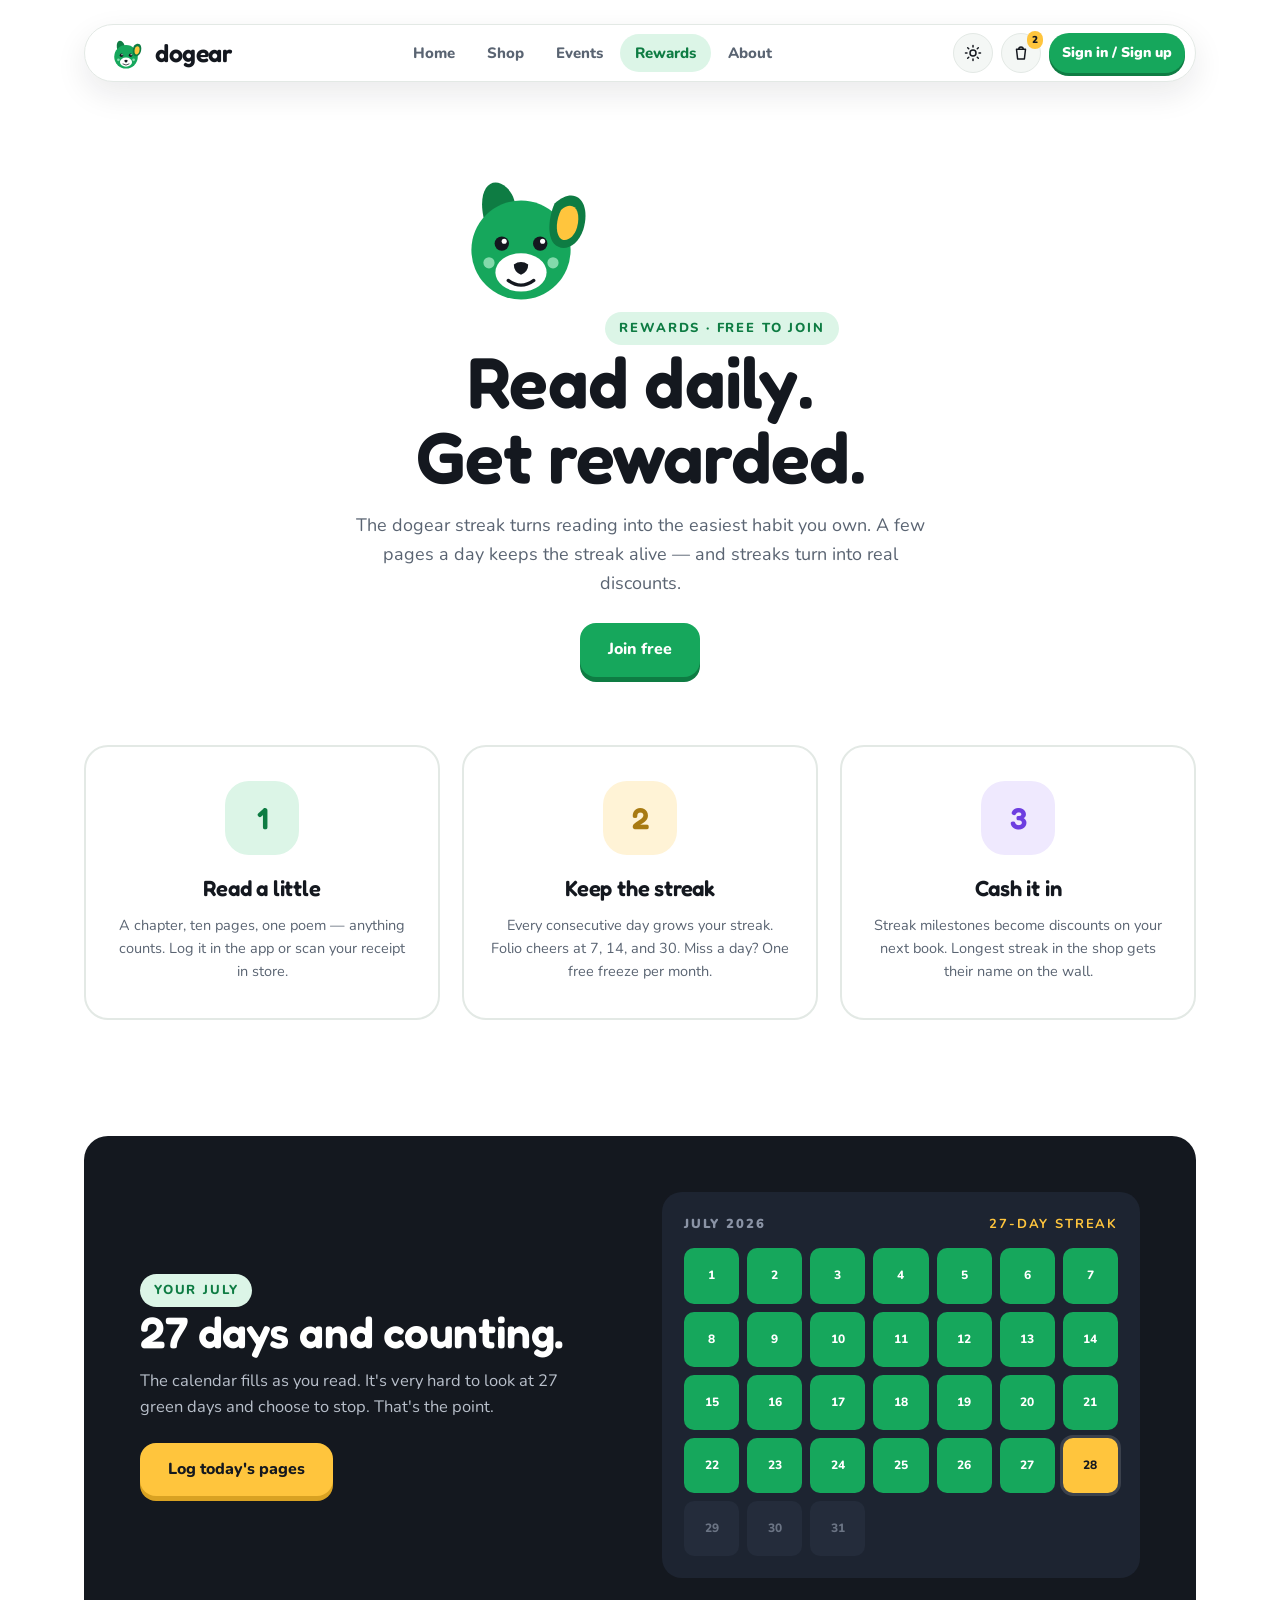
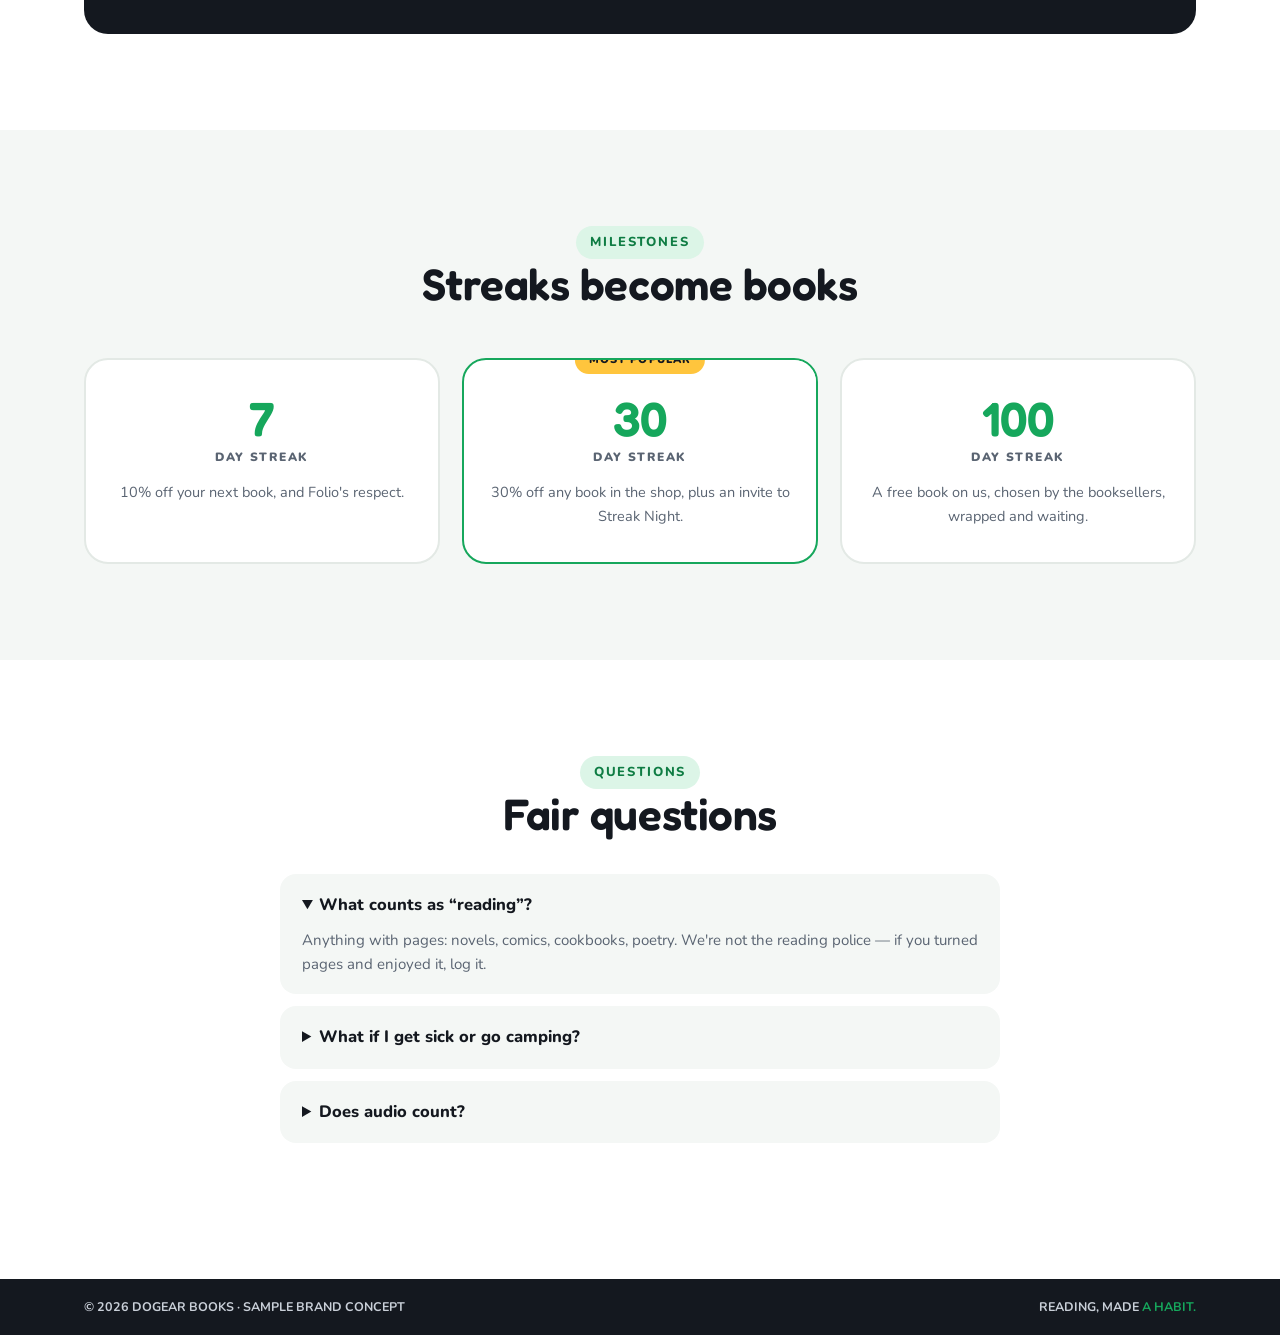
<file: website/rewards.html>
﻿<!DOCTYPE html>
<html lang="en">
<head>
<meta charset="UTF-8">
<meta name="viewport" content="width=device-width, initial-scale=1.0">
<title>Rewards &amp; Streaks — dogear</title>
<link rel="icon" href="../logo/favicon.svg" type="image/svg+xml">
<link rel="preconnect" href="https://fonts.googleapis.com">
<link rel="preconnect" href="https://fonts.gstatic.com" crossorigin>
<link href="https://fonts.googleapis.com/css2?family=Fredoka:wght@400;500;600&family=Nunito:wght@400;700;800;900&display=swap" rel="stylesheet">
<script>try{var m=location.search.match(/theme=(dark|light)/);var t=(m&&m[1])||localStorage.getItem("dogear-theme");if(!t)t=window.matchMedia&&matchMedia("(prefers-color-scheme: dark)").matches?"dark":"light";document.documentElement.setAttribute("data-theme",t)}catch(e){}</script>
<link rel="stylesheet" href="styles.css">
<style>
  .rw-hero { text-align: center; padding: clamp(48px, 7vw, 84px) 0 clamp(28px, 4vw, 48px); }
  .rw-hero img { width: clamp(110px, 15vw, 160px); margin-bottom: 18px; }
  .rw-hero p { color: var(--slate); max-width: 54ch; margin: 16px auto 26px; font-size: 18px; }
  .steps { display: grid; grid-template-columns: repeat(3, 1fr); gap: 22px; padding-bottom: 20px; }
  .step { text-align: center; padding: 34px 26px; }
  .step .ico { width: 74px; height: 74px; margin: 0 auto 16px; border-radius: 24px; display: flex; align-items: center; justify-content: center; font-family: var(--display); font-size: 30px; font-weight: 600; }
  .step:nth-child(1) .ico { background: var(--sprout); color: var(--forest); }
  .step:nth-child(2) .ico { background: #FFF3D6; color: #A87A12; }
  .step:nth-child(3) .ico { background: #EFE9FE; color: #6D3EE0; }
  .step h3 { margin-bottom: 8px; }
  .step p { font-size: 14.5px; color: var(--slate); }

  .streak-demo { background: var(--ink); color: #fff; border-radius: var(--r-lg); padding: clamp(30px, 5vw, 56px); display: grid; grid-template-columns: 1fr 1fr; gap: 44px; align-items: center; }
  .streak-demo h2 { color: #fff; }
  .streak-demo p { color: #B8BFCA; margin: 12px 0 22px; max-width: 44ch; }
  .cal { background: #1D2431; border-radius: 20px; padding: 22px; }
  .cal .m { font-weight: 900; font-size: 13px; letter-spacing: 0.14em; color: #8A93A5; margin-bottom: 14px; display: flex; justify-content: space-between; }
  .cal .m b { color: var(--sunny); }
  .cal .days { display: grid; grid-template-columns: repeat(7, 1fr); gap: 8px; }
  .cal .days span { aspect-ratio: 1; border-radius: 10px; background: #242C3B; display: flex; align-items: center; justify-content: center; font-weight: 800; font-size: 12px; color: #6B7484; }
  .cal .days span.lit { background: var(--leaf); color: #fff; }
  .cal .days span.today { background: var(--sunny); color: var(--ink); outline: 3px solid #fff2; }

  .tiers { display: grid; grid-template-columns: repeat(3, 1fr); gap: 22px; }
  .tier { text-align: center; padding: 34px 26px; position: relative; }
  .tier .n { font-family: var(--display); font-weight: 600; font-size: 48px; color: var(--leaf); line-height: 1; }
  .tier .lbl { font-weight: 900; font-size: 12px; letter-spacing: 0.14em; color: var(--slate); margin: 6px 0 14px; }
  .tier p { font-size: 14.5px; color: var(--slate); }
  .tier.best { border-color: var(--leaf); }
  .tier .tag { position: absolute; top: -14px; left: 50%; transform: translateX(-50%); background: var(--sunny); color: var(--ink); font-weight: 900; font-size: 11px; letter-spacing: 0.1em; border-radius: 999px; padding: 5px 14px; }
  .faq { max-width: 720px; margin: 0 auto; display: grid; gap: 12px; }
  .faq details { background: var(--mist); border-radius: 16px; padding: 18px 22px; }
  .faq summary { font-weight: 800; cursor: pointer; }
  .faq p { margin-top: 10px; font-size: 15px; color: var(--slate); }
  @media (max-width: 860px) {
    .steps, .tiers { grid-template-columns: 1fr; }
    .streak-demo { grid-template-columns: 1fr; }
    .tier.best { order: -1; }
  }
</style>
</head>
<body>

<nav class="nav" aria-label="Main">
  <div class="wrap">
    <div class="pill">
      <a class="brand" href="home.html"><img src="../logo/mascot.svg" alt=""><span class="bw">dogear</span></a>
      <ul class="links">
        <li><a href="home.html">Home</a></li>
        <li><a href="shop.html">Shop</a></li>
        <li><a href="events.html">Events</a></li>
        <li><a href="rewards.html" aria-current="page">Rewards</a></li>
        <li><a href="about.html">About</a></li>
      </ul>
      <div class="acts">
        <button class="icon-btn" id="themeToggle" aria-label="Switch between light and dark theme">
          <svg class="i-sun" viewBox="0 0 24 24" aria-hidden="true"><circle cx="12" cy="12" r="4"/><path d="M12 2v2M12 20v2M4.9 4.9l1.4 1.4M17.7 17.7l1.4 1.4M2 12h2M20 12h2M4.9 19.1l1.4-1.4M17.7 6.3l1.4-1.4"/></svg>
          <svg class="i-moon" viewBox="0 0 24 24" aria-hidden="true"><path d="M21 12.8A9 9 0 1 1 11.2 3a7 7 0 0 0 9.8 9.8z"/></svg>
        </button>
        <a class="icon-btn" href="cart.html" aria-label="Bag, 2 items">
          <svg viewBox="0 0 24 24" aria-hidden="true"><path d="M6 7h12l-1.5 13h-9L6 7z"/><path d="M9 7a3 3 0 0 1 6 0"/></svg>
          <i class="badge">2</i>
        </a>
        <div class="auth-actions"><a class="auth-link primary" href="signin.html">Sign in / Sign up</a></div>
        <button class="menu-btn" aria-label="Open menu">☰</button>
      </div>
    </div>
  </div>
</nav>

<header class="rw-hero">
  <div class="wrap">
    <img src="../logo/mascot.svg" alt="Folio">
    <span class="kicker">REWARDS · FREE TO JOIN</span>
    <h1>Read daily.<br>Get rewarded.</h1>
    <p>The dogear streak turns reading into the easiest habit you own. A few pages
    a day keeps the streak alive — and streaks turn into real discounts.</p>
    <a class="btn" href="#">Join free</a>
  </div>
</header>

<section style="padding-top:20px;">
  <div class="wrap">
    <div class="steps">
      <div class="step card">
        <div class="ico">1</div>
        <h3>Read a little</h3>
        <p>A chapter, ten pages, one poem — anything counts. Log it in the app
        or scan your receipt in store.</p>
      </div>
      <div class="step card">
        <div class="ico">2</div>
        <h3>Keep the streak</h3>
        <p>Every consecutive day grows your streak. Folio cheers at 7, 14, and 30.
        Miss a day? One free freeze per month.</p>
      </div>
      <div class="step card">
        <div class="ico">3</div>
        <h3>Cash it in</h3>
        <p>Streak milestones become discounts on your next book. Longest streak
        in the shop gets their name on the wall.</p>
      </div>
    </div>
  </div>
</section>

<section style="padding-top:0;">
  <div class="wrap">
    <div class="streak-demo">
      <div>
        <span class="kicker">YOUR JULY</span>
        <h2>27 days and counting.</h2>
        <p>The calendar fills as you read. It's very hard to look at 27 green days
        and choose to stop. That's the point.</p>
        <a class="btn sunny" href="#">Log today's pages</a>
      </div>
      <div class="cal" role="img" aria-label="July reading calendar, 27 days logged">
        <div class="m"><span>JULY 2026</span><b>27-DAY STREAK</b></div>
        <div class="days">
          <span class="lit">1</span><span class="lit">2</span><span class="lit">3</span><span class="lit">4</span><span class="lit">5</span><span class="lit">6</span><span class="lit">7</span>
          <span class="lit">8</span><span class="lit">9</span><span class="lit">10</span><span class="lit">11</span><span class="lit">12</span><span class="lit">13</span><span class="lit">14</span>
          <span class="lit">15</span><span class="lit">16</span><span class="lit">17</span><span class="lit">18</span><span class="lit">19</span><span class="lit">20</span><span class="lit">21</span>
          <span class="lit">22</span><span class="lit">23</span><span class="lit">24</span><span class="lit">25</span><span class="lit">26</span><span class="lit">27</span><span class="today">28</span>
          <span>29</span><span>30</span><span>31</span>
        </div>
      </div>
    </div>
  </div>
</section>

<section class="mist-band">
  <div class="wrap">
    <div class="sec-head" style="justify-content:center; text-align:center;">
      <div>
        <span class="kicker">MILESTONES</span>
        <h2>Streaks become books</h2>
      </div>
    </div>
    <div class="tiers" style="padding-top:14px;">
      <div class="tier card">
        <div class="n">7</div>
        <div class="lbl">DAY STREAK</div>
        <p>10% off your next book, and Folio's respect.</p>
      </div>
      <div class="tier card best folded">
        <span class="tag">MOST POPULAR</span>
        <div class="n">30</div>
        <div class="lbl">DAY STREAK</div>
        <p>30% off any book in the shop, plus an invite to Streak Night.</p>
      </div>
      <div class="tier card">
        <div class="n">100</div>
        <div class="lbl">DAY STREAK</div>
        <p>A free book on us, chosen by the booksellers, wrapped and waiting.</p>
      </div>
    </div>
  </div>
</section>

<section>
  <div class="wrap">
    <div class="sec-head" style="justify-content:center; text-align:center;">
      <div>
        <span class="kicker">QUESTIONS</span>
        <h2>Fair questions</h2>
      </div>
    </div>
    <div class="faq">
      <details open>
        <summary>What counts as “reading”?</summary>
        <p>Anything with pages: novels, comics, cookbooks, poetry. We're not the
        reading police — if you turned pages and enjoyed it, log it.</p>
      </details>
      <details>
        <summary>What if I get sick or go camping?</summary>
        <p>One streak freeze per month, automatic. Longer break? Email us — humans
        answer, and humans understand camping.</p>
      </details>
      <details>
        <summary>Does audio count?</summary>
        <p>Absolutely. Minutes listened log the same as pages read.</p>
      </details>
    </div>
  </div>
</section>

<footer>
  <div class="wrap">
    <div class="base" style="border-top:none;">
      <span>© 2026 DOGEAR BOOKS · SAMPLE BRAND CONCEPT</span>
      <span>READING, MADE <b>A HABIT.</b></span>
    </div>
  </div>
</footer>

<script src="theme.js"></script>
</body>
</html>
</file>
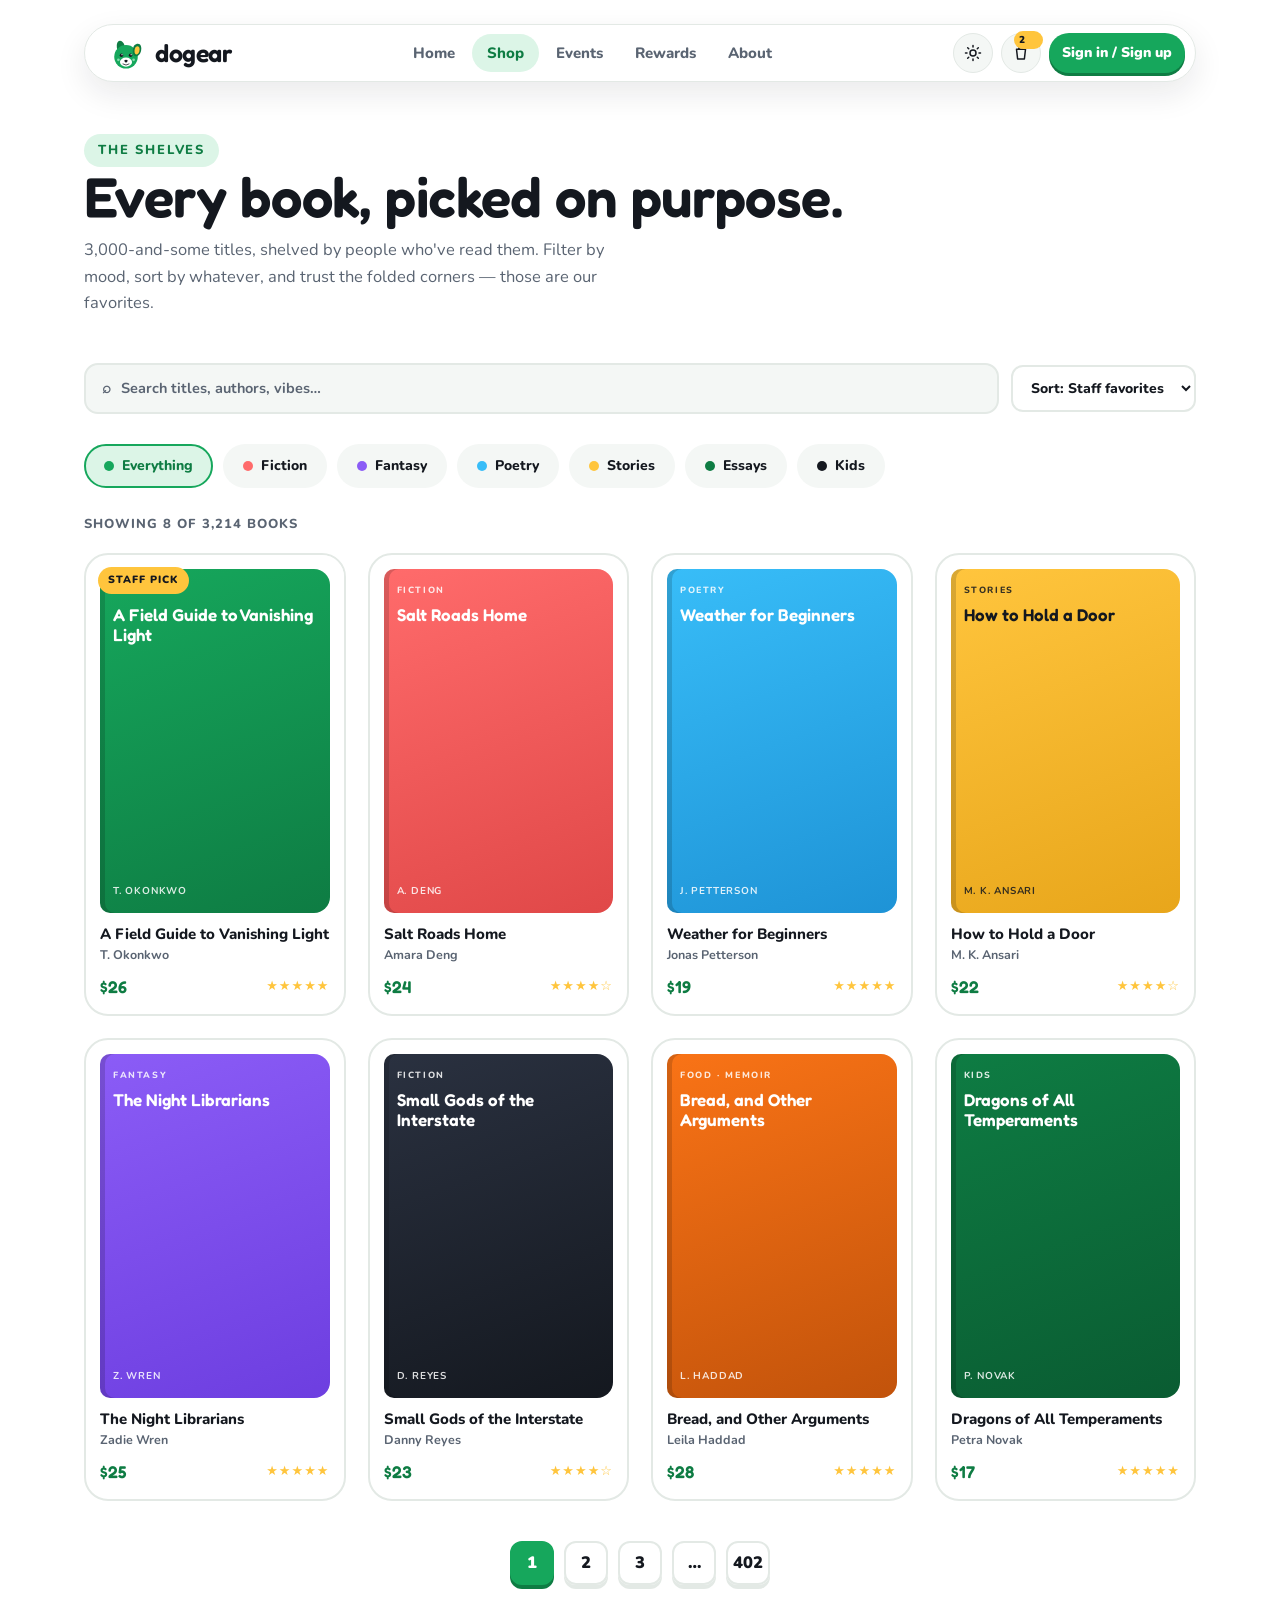
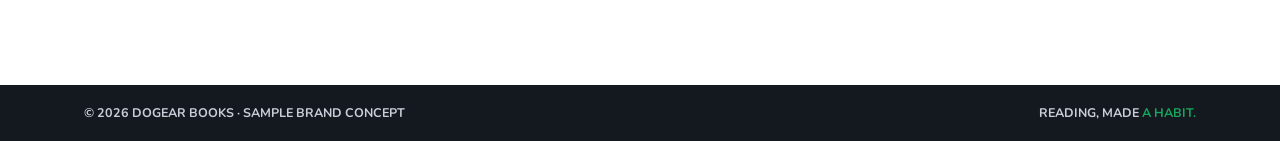
<file: website/shop.html>
﻿<!DOCTYPE html>
<html lang="en">
<head>
<meta charset="UTF-8">
<meta name="viewport" content="width=device-width, initial-scale=1.0">
<title>Shop — dogear</title>
<link rel="icon" href="../logo/favicon.svg" type="image/svg+xml">
<link rel="preconnect" href="https://fonts.googleapis.com">
<link rel="preconnect" href="https://fonts.gstatic.com" crossorigin>
<link href="https://fonts.googleapis.com/css2?family=Fredoka:wght@400;500;600&family=Nunito:wght@400;700;800;900&display=swap" rel="stylesheet">
<script>try{var m=location.search.match(/theme=(dark|light)/);var t=(m&&m[1])||localStorage.getItem("dogear-theme");if(!t)t=window.matchMedia&&matchMedia("(prefers-color-scheme: dark)").matches?"dark":"light";document.documentElement.setAttribute("data-theme",t)}catch(e){}</script>
<link rel="stylesheet" href="styles.css">
<style>
  .shop-head { padding: clamp(36px, 5vw, 64px) 0 28px; }
  .shop-head p { color: var(--slate); max-width: 52ch; margin-top: 12px; }
  .toolbar { display: flex; align-items: center; gap: 12px; flex-wrap: wrap; padding: 18px 0 30px; }
  .toolbar .search {
    flex: 1; min-width: 220px; display: flex; align-items: center; gap: 10px;
    background: var(--mist); border: 2px solid var(--border); border-radius: 14px; padding: 12px 16px;
    font-weight: 700; color: var(--slate); font-size: 14.5px;
  }
  .toolbar .search input { min-width: 0; flex: 1; border: 0; outline: 0; background: transparent; color: var(--ink); font: inherit; }
  .toolbar .search input::placeholder { color: var(--slate); opacity: 1; }
  .toolbar select {
    font-family: var(--body); font-weight: 800; font-size: 14px; color: var(--ink);
    background: var(--cloud); border: 2px solid var(--border); border-radius: 12px; padding: 11px 14px;
  }
  .chips-row { display: flex; gap: 10px; flex-wrap: wrap; padding-bottom: 26px; }
  .grid-wrap { padding-bottom: 40px; }
  .count { font-weight: 800; font-size: 13px; color: var(--slate); letter-spacing: 0.08em; margin-bottom: 18px; }
  .pager { display: flex; justify-content: center; gap: 10px; padding: 40px 0 20px; flex-wrap: wrap; }
  .pager a {
    width: 44px; height: 44px; display: flex; align-items: center; justify-content: center;
    font-weight: 900; border-radius: 12px; border: 2px solid var(--border);
    box-shadow: 0 4px 0 var(--border);
  }
  .pager a.on { background: var(--leaf); color: #fff; border-color: var(--leaf); box-shadow: 0 4px 0 var(--forest); }
  .pager a:active { transform: translateY(4px); box-shadow: none; }
  .badge { position: absolute; top: 12px; left: 12px; z-index: 2; background: var(--sunny); color: var(--ink); font-weight: 900; font-size: 10.5px; letter-spacing: 0.1em; padding: 5px 10px; border-radius: 999px; }
  .book { position: relative; }
</style>
</head>
<body>

<nav class="nav" aria-label="Main">
  <div class="wrap">
    <div class="pill">
      <a class="brand" href="home.html"><img src="../logo/mascot.svg" alt=""><span class="bw">dogear</span></a>
      <ul class="links">
        <li><a href="home.html">Home</a></li>
        <li><a href="shop.html" aria-current="page">Shop</a></li>
        <li><a href="events.html">Events</a></li>
        <li><a href="rewards.html">Rewards</a></li>
        <li><a href="about.html">About</a></li>
      </ul>
      <div class="acts">
        <button class="icon-btn" id="themeToggle" aria-label="Switch between light and dark theme">
          <svg class="i-sun" viewBox="0 0 24 24" aria-hidden="true"><circle cx="12" cy="12" r="4"/><path d="M12 2v2M12 20v2M4.9 4.9l1.4 1.4M17.7 17.7l1.4 1.4M2 12h2M20 12h2M4.9 19.1l1.4-1.4M17.7 6.3l1.4-1.4"/></svg>
          <svg class="i-moon" viewBox="0 0 24 24" aria-hidden="true"><path d="M21 12.8A9 9 0 1 1 11.2 3a7 7 0 0 0 9.8 9.8z"/></svg>
        </button>
        <a class="icon-btn" href="cart.html" aria-label="Bag, 2 items">
          <svg viewBox="0 0 24 24" aria-hidden="true"><path d="M6 7h12l-1.5 13h-9L6 7z"/><path d="M9 7a3 3 0 0 1 6 0"/></svg>
          <i class="badge">2</i>
        </a>
        <div class="auth-actions"><a class="auth-link primary" href="signin.html">Sign in / Sign up</a></div>
        <button class="menu-btn" aria-label="Open menu">☰</button>
      </div>
    </div>
  </div>
</nav>

<header class="shop-head">
  <div class="wrap">
    <span class="kicker">THE SHELVES</span>
    <h1 style="font-size:clamp(34px,4.6vw,56px)">Every book, picked on purpose.</h1>
    <p>3,000-and-some titles, shelved by people who've read them. Filter by mood,
    sort by whatever, and trust the folded corners — those are our favorites.</p>
  </div>
</header>

<div class="wrap">
  <div class="toolbar">
    <label class="search" for="book-search">⌕ <input id="book-search" data-book-search type="search" placeholder="Search titles, authors, vibes…" aria-label="Search books"></label>
    <select aria-label="Sort books" data-book-sort>
      <option value="staff">Sort: Staff favorites</option>
      <option value="newest">Newest first</option>
      <option value="price-low">Price: low to high</option>
      <option value="price-high">Price: high to low</option>
    </select>
  </div>
  <div class="chips-row">
    <span class="chip on"><span class="dot" style="background:var(--leaf)"></span>Everything</span>
    <span class="chip"><span class="dot" style="background:var(--coral)"></span>Fiction</span>
    <span class="chip"><span class="dot" style="background:var(--violet)"></span>Fantasy</span>
    <span class="chip"><span class="dot" style="background:var(--sky)"></span>Poetry</span>
    <span class="chip"><span class="dot" style="background:var(--sunny)"></span>Stories</span>
    <span class="chip"><span class="dot" style="background:var(--forest)"></span>Essays</span>
    <span class="chip"><span class="dot" style="background:var(--ink)"></span>Kids</span>
  </div>

  <div class="grid-wrap">
    <div class="count">SHOWING 8 OF 3,214 BOOKS</div>
    <div class="book-grid">
      <article class="book folded">
        <span class="badge">STAFF PICK</span>
        <div class="cover" style="background:linear-gradient(160deg,#16A75C,#0E7C43)"><span class="cat">ESSAYS</span><b>A Field Guide to Vanishing Light</b><small>T. OKONKWO</small></div>
        <div class="t"><a href="book.html">A Field Guide to Vanishing Light</a></div>
        <div class="a">T. Okonkwo</div>
        <div class="row"><span class="price">$26</span><span class="stars">★★★★★</span></div>
      </article>
      <article class="book">
        <div class="cover" style="background:linear-gradient(160deg,#FF6B6B,#E04848)"><span class="cat">FICTION</span><b>Salt Roads Home</b><small>A. DENG</small></div>
        <div class="t"><a href="book.html">Salt Roads Home</a></div>
        <div class="a">Amara Deng</div>
        <div class="row"><span class="price">$24</span><span class="stars">★★★★☆</span></div>
      </article>
      <article class="book">
        <div class="cover" style="background:linear-gradient(160deg,#38BDF8,#1E93D6)"><span class="cat">POETRY</span><b>Weather for Beginners</b><small>J. PETTERSON</small></div>
        <div class="t"><a href="book.html">Weather for Beginners</a></div>
        <div class="a">Jonas Petterson</div>
        <div class="row"><span class="price">$19</span><span class="stars">★★★★★</span></div>
      </article>
      <article class="book">
        <div class="cover" style="background:linear-gradient(160deg,#FFC53D,#E8A61B); color:var(--ink)"><span class="cat">STORIES</span><b>How to Hold a Door</b><small>M. K. ANSARI</small></div>
        <div class="t"><a href="book.html">How to Hold a Door</a></div>
        <div class="a">M. K. Ansari</div>
        <div class="row"><span class="price">$22</span><span class="stars">★★★★☆</span></div>
      </article>
      <article class="book">
        <div class="cover" style="background:linear-gradient(160deg,#8B5CF6,#6D3EE0)"><span class="cat">FANTASY</span><b>The Night Librarians</b><small>Z. WREN</small></div>
        <div class="t"><a href="book.html">The Night Librarians</a></div>
        <div class="a">Zadie Wren</div>
        <div class="row"><span class="price">$25</span><span class="stars">★★★★★</span></div>
      </article>
      <article class="book">
        <div class="cover" style="background:linear-gradient(160deg,#2A3140,#14181F)"><span class="cat">FICTION</span><b>Small Gods of the Interstate</b><small>D. REYES</small></div>
        <div class="t"><a href="book.html">Small Gods of the Interstate</a></div>
        <div class="a">Danny Reyes</div>
        <div class="row"><span class="price">$23</span><span class="stars">★★★★☆</span></div>
      </article>
      <article class="book">
        <div class="cover" style="background:linear-gradient(160deg,#F97316,#C2530B)"><span class="cat">FOOD · MEMOIR</span><b>Bread, and Other Arguments</b><small>L. HADDAD</small></div>
        <div class="t"><a href="book.html">Bread, and Other Arguments</a></div>
        <div class="a">Leila Haddad</div>
        <div class="row"><span class="price">$28</span><span class="stars">★★★★★</span></div>
      </article>
      <article class="book">
        <div class="cover" style="background:linear-gradient(160deg,#0E7C43,#0A5C32)"><span class="cat">KIDS</span><b>Dragons of All Temperaments</b><small>P. NOVAK</small></div>
        <div class="t"><a href="book.html">Dragons of All Temperaments</a></div>
        <div class="a">Petra Novak</div>
        <div class="row"><span class="price">$17</span><span class="stars">★★★★★</span></div>
      </article>
    </div>
    <nav class="pager" aria-label="Pages">
      <a href="#" class="on">1</a><a href="#">2</a><a href="#">3</a><a href="#">…</a><a href="#">402</a>
    </nav>
  </div>
</div>

<footer>
  <div class="wrap">
    <div class="base" style="border-top:none;">
      <span>© 2026 DOGEAR BOOKS · SAMPLE BRAND CONCEPT</span>
      <span>READING, MADE <b>A HABIT.</b></span>
    </div>
  </div>
</footer>

<script src="theme.js"></script>
</body>
</html>
</file>
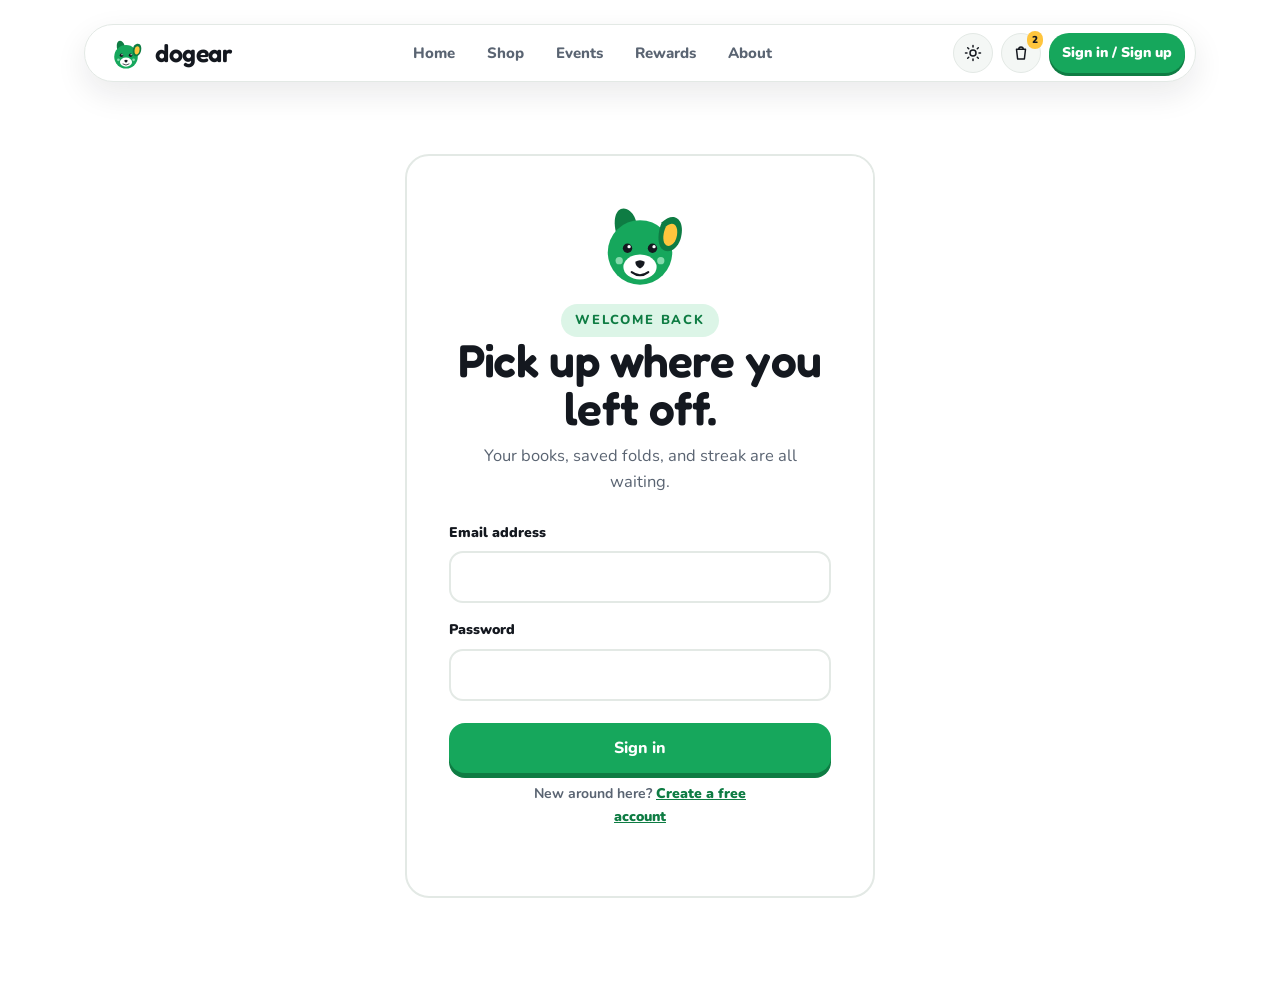
<file: website/signin.html>
<!DOCTYPE html>
<html lang="en">
<head>
<meta charset="UTF-8">
<meta name="viewport" content="width=device-width, initial-scale=1.0">
<title>Sign in — dogear</title>
<link rel="icon" href="../logo/favicon.svg" type="image/svg+xml">
<link rel="preconnect" href="https://fonts.googleapis.com">
<link rel="preconnect" href="https://fonts.gstatic.com" crossorigin>
<link href="https://fonts.googleapis.com/css2?family=Fredoka:wght@400;500;600&family=Nunito:wght@400;700;800;900&display=swap" rel="stylesheet">
<script>try{var m=location.search.match(/theme=(dark|light)/);var t=(m&&m[1])||localStorage.getItem("dogear-theme");if(!t)t=window.matchMedia&&matchMedia("(prefers-color-scheme: dark)").matches?"dark":"light";document.documentElement.setAttribute("data-theme",t)}catch(e){}</script>
<link rel="stylesheet" href="styles.css">
<style>
  .auth-page { min-height: calc(100vh - 116px); display: grid; place-items: center; padding: clamp(40px, 7vw, 84px) 0; }
  .auth-card { width: min(100%, 470px); padding: clamp(26px, 5vw, 42px); text-align: center; }
  .auth-card > img { width: 104px; margin: -8px auto 10px; display: block; }
  .auth-card h1 { font-size: clamp(34px, 5vw, 46px); }
  .auth-card > p { color: var(--slate); margin: 10px auto 26px; max-width: 33ch; }
  .auth-form { display: grid; gap: 16px; text-align: left; }
  .auth-form label { display: grid; gap: 7px; color: var(--ink); font-weight: 900; font-size: 14px; }
  .auth-form input { width: 100%; border: 2px solid var(--border); border-radius: 14px; padding: 13px 14px; font: inherit; font-weight: 700; color: var(--ink); background: var(--cloud); }
  .auth-form input:focus { border-color: var(--leaf); outline: 3px solid var(--sprout); }
  .auth-form .btn { width: 100%; margin-top: 6px; }
  .auth-switch { margin-top: 22px; color: var(--slate); font-weight: 700; font-size: 14px; }
  .auth-switch a { color: var(--forest); font-weight: 900; text-decoration: underline; }
</style>
</head>
<body>
<nav class="nav" aria-label="Main"><div class="wrap"><div class="pill">
  <a class="brand" href="home.html"><img src="../logo/mascot.svg" alt=""><span class="bw">dogear</span></a>
  <ul class="links"><li><a href="home.html">Home</a></li><li><a href="shop.html">Shop</a></li><li><a href="events.html">Events</a></li><li><a href="rewards.html">Rewards</a></li><li><a href="about.html">About</a></li></ul>
  <div class="acts"><button class="icon-btn" id="themeToggle" aria-label="Switch between light and dark theme"><svg class="i-sun" viewBox="0 0 24 24" aria-hidden="true"><circle cx="12" cy="12" r="4"/><path d="M12 2v2M12 20v2M4.9 4.9l1.4 1.4M17.7 17.7l1.4 1.4M2 12h2M20 12h2M4.9 19.1l1.4-1.4M17.7 6.3l1.4-1.4"/></svg><svg class="i-moon" viewBox="0 0 24 24" aria-hidden="true"><path d="M21 12.8A9 9 0 1 1 11.2 3a7 7 0 0 0 9.8 9.8z"/></svg></button><a class="icon-btn" href="cart.html" aria-label="Bag, 2 items"><svg viewBox="0 0 24 24" aria-hidden="true"><path d="M6 7h12l-1.5 13h-9L6 7z"/><path d="M9 7a3 3 0 0 1 6 0"/></svg><i class="badge">2</i></a><div class="auth-actions"><a class="auth-link primary" href="signin.html" aria-current="page">Sign in / Sign up</a></div><button class="menu-btn" aria-label="Open menu">☰</button></div>
</div></div></nav>
<main class="auth-page"><section class="auth-card card folded" aria-labelledby="signin-title">
  <img src="../logo/mascot.svg" alt="Folio">
  <span class="kicker">WELCOME BACK</span><h1 id="signin-title">Pick up where you left off.</h1>
  <p>Your books, saved folds, and streak are all waiting.</p>
  <form class="auth-form" data-auth-form="signin"><label>Email address<input type="email" name="email" autocomplete="email" required></label><label>Password<input type="password" name="password" autocomplete="current-password" minlength="6" required></label><button class="btn" type="submit">Sign in</button></form>
  <p class="auth-switch">New around here? <a href="signup.html">Create a free account</a></p>
</section></main>
<script src="theme.js"></script>
</body>
</html>
</file>
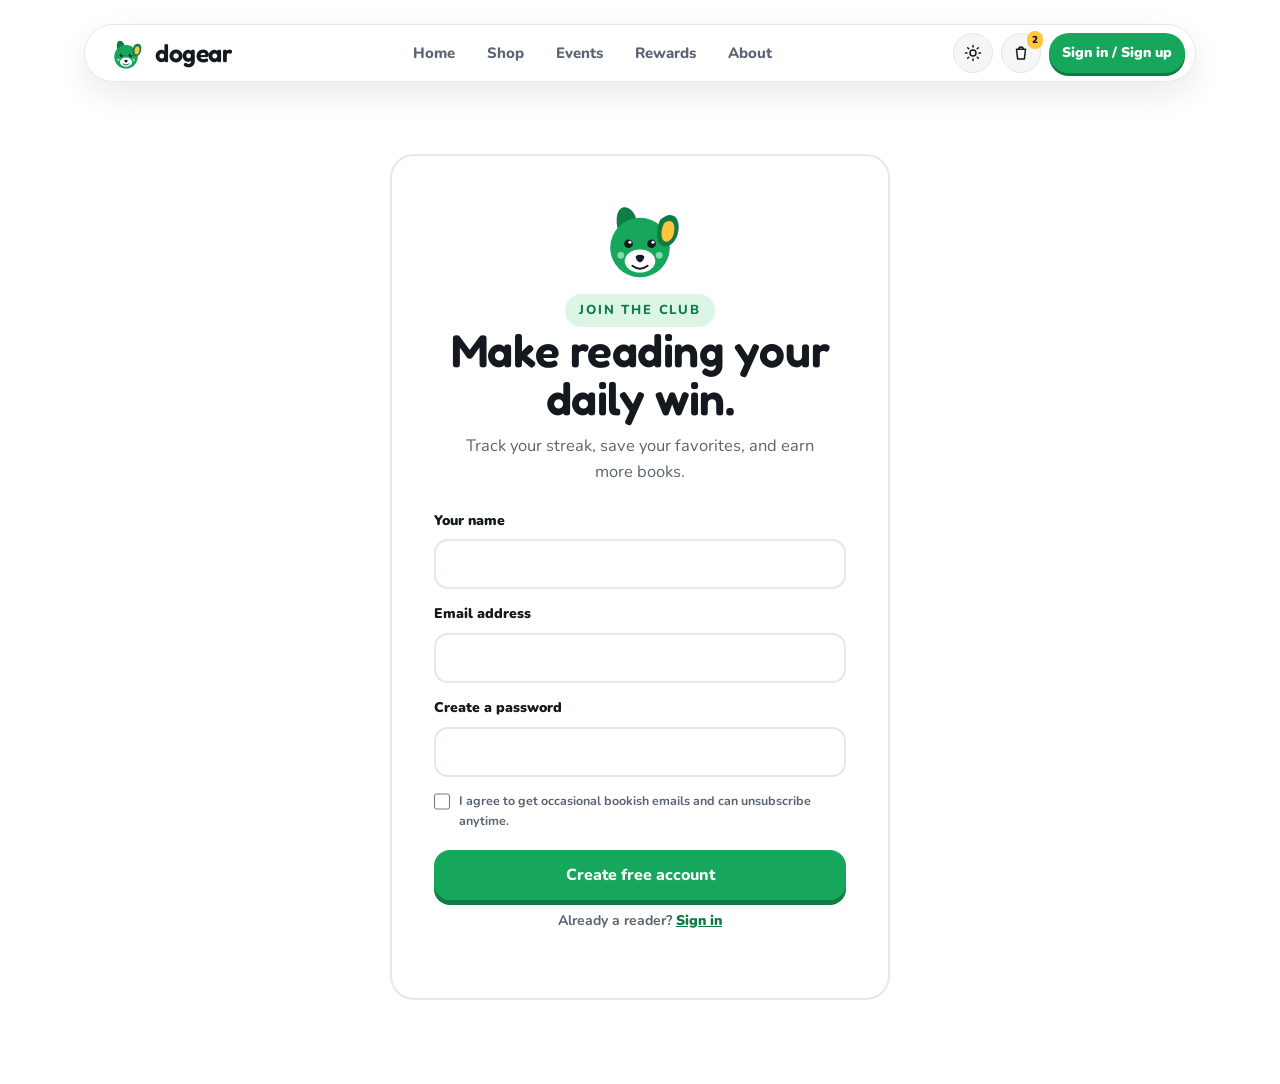
<file: website/signup.html>
<!DOCTYPE html>
<html lang="en">
<head>
<meta charset="UTF-8">
<meta name="viewport" content="width=device-width, initial-scale=1.0">
<title>Create an account — dogear</title>
<link rel="icon" href="../logo/favicon.svg" type="image/svg+xml">
<link rel="preconnect" href="https://fonts.googleapis.com">
<link rel="preconnect" href="https://fonts.gstatic.com" crossorigin>
<link href="https://fonts.googleapis.com/css2?family=Fredoka:wght@400;500;600&family=Nunito:wght@400;700;800;900&display=swap" rel="stylesheet">
<script>try{var m=location.search.match(/theme=(dark|light)/);var t=(m&&m[1])||localStorage.getItem("dogear-theme");if(!t)t=window.matchMedia&&matchMedia("(prefers-color-scheme: dark)").matches?"dark":"light";document.documentElement.setAttribute("data-theme",t)}catch(e){}</script>
<link rel="stylesheet" href="styles.css">
<style>
  .auth-page { min-height: calc(100vh - 116px); display: grid; place-items: center; padding: clamp(40px, 7vw, 84px) 0; }
  .auth-card { width: min(100%, 500px); padding: clamp(26px, 5vw, 42px); text-align: center; }
  .auth-card > img { width: 96px; margin: -8px auto 8px; display: block; }
  .auth-card h1 { font-size: clamp(34px, 5vw, 46px); }
  .auth-card > p { color: var(--slate); margin: 10px auto 24px; max-width: 35ch; }
  .auth-form { display: grid; gap: 14px; text-align: left; }
  .auth-form label { display: grid; gap: 7px; color: var(--ink); font-weight: 900; font-size: 14px; }
  .auth-form input { width: 100%; border: 2px solid var(--border); border-radius: 14px; padding: 12px 14px; font: inherit; font-weight: 700; color: var(--ink); background: var(--cloud); }
  .auth-form input:focus { border-color: var(--leaf); outline: 3px solid var(--sprout); }
  .auth-form .terms { display: flex; gap: 9px; align-items: flex-start; color: var(--slate); font-size: 12.5px; font-weight: 700; }
  .auth-form .terms input { width: 17px; height: 17px; margin-top: 2px; }
  .auth-form .btn { width: 100%; margin-top: 5px; }
  .auth-switch { margin-top: 22px; color: var(--slate); font-weight: 700; font-size: 14px; }
  .auth-switch a { color: var(--forest); font-weight: 900; text-decoration: underline; }
</style>
</head>
<body>
<nav class="nav" aria-label="Main"><div class="wrap"><div class="pill">
  <a class="brand" href="home.html"><img src="../logo/mascot.svg" alt=""><span class="bw">dogear</span></a>
  <ul class="links"><li><a href="home.html">Home</a></li><li><a href="shop.html">Shop</a></li><li><a href="events.html">Events</a></li><li><a href="rewards.html">Rewards</a></li><li><a href="about.html">About</a></li></ul>
  <div class="acts"><button class="icon-btn" id="themeToggle" aria-label="Switch between light and dark theme"><svg class="i-sun" viewBox="0 0 24 24" aria-hidden="true"><circle cx="12" cy="12" r="4"/><path d="M12 2v2M12 20v2M4.9 4.9l1.4 1.4M17.7 17.7l1.4 1.4M2 12h2M20 12h2M4.9 19.1l1.4-1.4M17.7 6.3l1.4-1.4"/></svg><svg class="i-moon" viewBox="0 0 24 24" aria-hidden="true"><path d="M21 12.8A9 9 0 1 1 11.2 3a7 7 0 0 0 9.8 9.8z"/></svg></button><a class="icon-btn" href="cart.html" aria-label="Bag, 2 items"><svg viewBox="0 0 24 24" aria-hidden="true"><path d="M6 7h12l-1.5 13h-9L6 7z"/><path d="M9 7a3 3 0 0 1 6 0"/></svg><i class="badge">2</i></a><div class="auth-actions"><a class="auth-link primary" href="signin.html">Sign in / Sign up</a></div><button class="menu-btn" aria-label="Open menu">☰</button></div>
</div></div></nav>
<main class="auth-page"><section class="auth-card card folded" aria-labelledby="signup-title">
  <img src="../logo/mascot.svg" alt="Folio">
  <span class="kicker">JOIN THE CLUB</span><h1 id="signup-title">Make reading your daily win.</h1>
  <p>Track your streak, save your favorites, and earn more books.</p>
  <form class="auth-form" data-auth-form="signup"><label>Your name<input type="text" name="name" autocomplete="name" required></label><label>Email address<input type="email" name="email" autocomplete="email" required></label><label>Create a password<input type="password" name="password" autocomplete="new-password" minlength="6" required></label><label class="terms"><input type="checkbox" required><span>I agree to get occasional bookish emails and can unsubscribe anytime.</span></label><button class="btn" type="submit">Create free account</button></form>
  <p class="auth-switch">Already a reader? <a href="signin.html">Sign in</a></p>
</section></main>
<script src="theme.js"></script>
</body>
</html>
</file>
<file: website/styles.css>
/* ============================================================
   dogear — website design system (Brand Identity v2)
   Leaf green + white, Fredoka/Nunito, chunky press buttons
   ============================================================ */

:root {
  --leaf: #16A75C;
  --forest: #0E7C43;
  --sprout: #DCF5E7;
  --sunny: #FFC53D;
  --ink: #14181F;
  --slate: #5A6472;
  --cloud: #FFFFFF;
  --mist: #F4F7F5;
  --border: #E3E9E5;
  --sky: #38BDF8;
  --coral: #FF6B6B;
  --violet: #8B5CF6;
  --display: "Fredoka", "Trebuchet MS", "Segoe UI", sans-serif;
  --body: "Nunito", "Segoe UI", system-ui, sans-serif;
  --r: 16px;
  --r-lg: 24px;
}

* { margin: 0; padding: 0; box-sizing: border-box; }
@media (prefers-reduced-motion: reduce) {
  *, *::before, *::after { animation: none !important; transition: none !important; }
}
html { scroll-behavior: smooth; }
@media (prefers-reduced-motion: reduce) { html { scroll-behavior: auto; } }

body {
  background: var(--cloud);
  color: var(--ink);
  font-family: var(--body);
  font-size: 16.5px;
  line-height: 1.6;
  -webkit-font-smoothing: antialiased;
  overflow-x: clip;
}
body.menu-open { overflow: hidden; }
a { color: inherit; text-decoration: none; }
img { max-width: 100%; }
a:focus-visible, button:focus-visible, input:focus-visible, select:focus-visible {
  outline: 3px solid var(--sunny);
  outline-offset: 3px;
  border-radius: 4px;
}
.wrap { max-width: 1160px; margin: 0 auto; padding: 0 24px; }

h1, h2, h3, .display { font-family: var(--display); font-weight: 600; letter-spacing: -0.01em; }
h1 { font-size: clamp(38px, 6vw, 72px); line-height: 1.04; }
h2 { font-size: clamp(28px, 3.6vw, 44px); line-height: 1.12; }
h3 { font-size: 22px; }
.muted { color: var(--slate); }
.kicker {
  display: inline-block; font-family: var(--body); font-weight: 800; font-size: 13px;
  letter-spacing: 0.14em; text-transform: uppercase; color: var(--forest);
  background: var(--sprout); border-radius: 999px; padding: 6px 14px;
}

/* ---------- chunky press buttons (signature) ---------- */
.btn {
  display: inline-block; font-family: var(--body); font-weight: 800; font-size: 16px;
  color: #fff; background: var(--leaf); border: none; cursor: pointer;
  border-radius: var(--r); padding: 14px 28px;
  box-shadow: 0 5px 0 var(--forest);
  transition: transform 0.1s ease, box-shadow 0.1s ease, filter 0.15s ease;
}
.btn:hover { filter: brightness(1.06); }
.btn:active { transform: translateY(5px); box-shadow: 0 0 0 var(--forest); }
.btn.ghost {
  background: var(--cloud); color: var(--ink);
  border: 2px solid var(--border); box-shadow: 0 5px 0 var(--border);
}
.btn.ghost:active { box-shadow: 0 0 0 var(--border); }
.btn.sunny { background: var(--sunny); color: var(--ink); box-shadow: 0 5px 0 #D9A222; }
.btn.sunny:active { box-shadow: 0 0 0 #D9A222; }
.btn.sm { padding: 10px 18px; font-size: 14px; border-radius: 12px; box-shadow: 0 4px 0 var(--forest); }
.btn.sm:active { transform: translateY(4px); box-shadow: 0 0 0 var(--forest); }

/* ---------- floating pill nav ---------- */
.nav { position: sticky; top: 12px; z-index: 50; padding-top: 12px; }
.nav .pill {
  display: flex; align-items: center; gap: 16px;
  background: var(--cloud); border: 1px solid var(--border); border-radius: 999px;
  padding: 8px 10px 8px 22px;
  box-shadow: 0 12px 32px rgba(20, 24, 31, 0.09);
  transition: background 0.25s ease, border-color 0.25s ease;
}
.nav .brand { display: flex; align-items: center; gap: 10px; flex-shrink: 0; }
.nav .brand img { height: 38px; display: block; }
.nav .brand .bw { font-family: var(--display); font-weight: 600; font-size: 25px; letter-spacing: -0.02em; color: var(--ink); line-height: 1; }
.brand-foot { display: flex; align-items: center; gap: 10px; margin-bottom: 14px; }
.brand-foot img { height: 40px; display: block; }
.brand-foot .bw { font-family: var(--display); font-weight: 600; font-size: 26px; letter-spacing: -0.02em; color: #fff; line-height: 1; }
.nav .links { display: flex; gap: 2px; list-style: none; margin: 0 auto; }
.nav .links a {
  font-weight: 800; font-size: 15px; color: var(--slate);
  padding: 9px 15px; border-radius: 999px; transition: background 0.15s, color 0.15s;
}
.nav .links a:hover { background: var(--mist); color: var(--ink); }
.nav .links a[aria-current] { background: var(--sprout); color: var(--forest); }
.nav .acts { display: flex; align-items: center; gap: 8px; flex-shrink: 0; }
.icon-btn {
  position: relative; width: 40px; height: 40px; display: inline-flex; align-items: center; justify-content: center;
  border-radius: 50%; background: var(--mist); border: 1px solid var(--border);
  color: var(--ink); cursor: pointer; transition: background 0.15s, transform 0.15s;
}
.icon-btn:hover { transform: translateY(-2px); }
.icon-btn svg { width: 18px; height: 18px; stroke: currentColor; fill: none; stroke-width: 2; stroke-linecap: round; stroke-linejoin: round; }
.icon-btn .badge {
  position: absolute; top: -3px; right: -3px; background: var(--sunny); color: #14181F;
  font-size: 10px; font-weight: 900; font-style: normal; border-radius: 999px; padding: 1px 5px;
}
.avatar {
  width: 40px; height: 40px; border-radius: 50%; background: var(--leaf); color: #fff;
  display: inline-flex; align-items: center; justify-content: center;
  font-family: var(--display); font-weight: 600; font-size: 17px;
}
.auth-actions { display: flex; align-items: center; gap: 8px; }
.auth-link { font-weight: 900; font-size: 14px; padding: 9px 13px; border-radius: 999px; white-space: nowrap; color: var(--slate); }
.auth-link:hover { color: var(--ink); background: var(--mist); }
.auth-link.primary { color: #fff; background: var(--leaf); box-shadow: 0 3px 0 var(--forest); }
.auth-link.primary:active { transform: translateY(3px); box-shadow: none; }
.i-moon { display: none; }
[data-theme="dark"] .i-sun { display: none; }
[data-theme="dark"] .i-moon { display: block; }

/* ---------- cards ---------- */
.card {
  background: var(--cloud); border: 2px solid var(--border); border-radius: var(--r-lg);
  padding: 24px; transition: transform 0.16s ease, box-shadow 0.16s ease;
}
.card.lift:hover { transform: translateY(-5px); box-shadow: 0 14px 0 var(--border); }
.folded { position: relative; overflow: hidden; }
.folded::after {
  content: ""; position: absolute; top: 0; right: 0;
  border-style: solid; border-width: 0 34px 34px 0;
  border-color: var(--sunny) var(--cloud) transparent transparent;
}
.on-mist .folded::after { border-right-color: var(--mist); }

/* ---------- book covers (CSS-art) ---------- */
.cover {
  aspect-ratio: 2/3; border-radius: 10px 16px 16px 10px; padding: 14px 13px;
  display: flex; flex-direction: column; color: #fff;
  box-shadow: inset 5px 0 0 rgba(0,0,0,0.15);
}
.cover .cat { font-weight: 800; font-size: 9px; letter-spacing: 0.18em; opacity: 0.85; }
.cover b { font-family: var(--display); font-weight: 600; font-size: 17px; line-height: 1.18; margin-top: 8px; }
.cover small { font-weight: 700; font-size: 10px; margin-top: auto; opacity: 0.85; letter-spacing: 0.08em; }

/* ---------- book grid cards ---------- */
.book-grid { display: grid; grid-template-columns: repeat(4, 1fr); gap: 22px; }
.book { background: var(--cloud); border: 2px solid var(--border); border-radius: var(--r-lg); padding: 14px; transition: transform 0.16s ease, box-shadow 0.16s ease; }
.book:hover { transform: translateY(-5px); box-shadow: 0 12px 0 var(--border); }
.book .t { font-weight: 800; font-size: 15px; line-height: 1.3; margin-top: 12px; }
.book .a { font-weight: 700; font-size: 12.5px; color: var(--slate); }
.book .row { display: flex; justify-content: space-between; align-items: center; margin-top: 8px; }
.book .price { font-family: var(--display); font-weight: 600; font-size: 17px; color: var(--forest); }
.stars { color: var(--sunny); font-size: 13px; letter-spacing: 1px; }

/* ---------- genre chips ---------- */
.chip {
  display: inline-flex; align-items: center; gap: 8px; font-weight: 800; font-size: 14px;
  border-radius: 999px; padding: 9px 18px; background: var(--mist); color: var(--ink);
  border: 2px solid transparent; cursor: pointer; transition: border-color 0.15s;
}
.chip:hover { border-color: var(--border); }
.chip.on { background: var(--sprout); color: var(--forest); border-color: var(--leaf); }
.chip .dot { width: 10px; height: 10px; border-radius: 50%; }

/* ---------- streak bits ---------- */
.streak-pill {
  display: inline-flex; align-items: center; gap: 10px; background: var(--ink); color: #fff;
  border-radius: 999px; padding: 10px 20px; font-weight: 800; font-size: 15px;
}
.streak-pill .n { font-family: var(--display); font-size: 20px; color: var(--sunny); }

/* ---------- sections ---------- */
section { padding: clamp(56px, 8vw, 96px) 0; }
.sec-head { display: flex; align-items: end; justify-content: space-between; gap: 20px; margin-bottom: 36px; flex-wrap: wrap; }
.sec-head p { max-width: 52ch; }
.mist-band { background: var(--mist); }

/* ---------- footer ---------- */
footer { background: var(--ink); color: #C9CFD8; margin-top: 40px; }
footer .cols { display: grid; grid-template-columns: 1.3fr 1fr 1fr 1.4fr; gap: 40px; padding: 64px 0 32px; }
footer .brandline img { height: 44px; margin-bottom: 14px; }
footer .brandline p { font-size: 14px; max-width: 30ch; }
footer h5 { font-family: var(--body); font-weight: 800; font-size: 12px; letter-spacing: 0.16em; color: var(--sunny); margin-bottom: 14px; }
footer ul { list-style: none; }
footer ul li { margin-bottom: 9px; }
footer ul a { font-weight: 700; font-size: 14.5px; }
footer ul a:hover { color: #fff; text-decoration: underline; text-decoration-color: var(--leaf); }
footer form { display: flex; gap: 8px; }
footer input {
  flex: 1; background: #1F2530; border: 2px solid #2A3140; border-radius: 12px;
  padding: 11px 14px; color: #fff; font-family: var(--body); font-weight: 700; font-size: 14px;
}
footer input::placeholder { color: #6B7484; }
footer .base { border-top: 1px solid #2A3140; padding: 18px 0; display: flex; justify-content: space-between; gap: 12px; flex-wrap: wrap; font-size: 12.5px; font-weight: 700; }
footer .base b { color: var(--leaf); }

/* ---------- responsive ---------- */
.menu-btn { display: none; }
.mobile-menu { display: none; }
.toast-region { position: fixed; right: 20px; bottom: 20px; z-index: 100; display: grid; gap: 10px; pointer-events: none; }
.toast { max-width: min(360px, calc(100vw - 32px)); background: var(--ink); color: var(--cloud); border-radius: 16px; padding: 14px 18px; font-weight: 800; box-shadow: 0 14px 32px rgba(20,24,31,.2); animation: toast-in .25s ease both; }
@keyframes toast-in { from { opacity: 0; transform: translateY(12px); } to { opacity: 1; transform: none; } }
@media (max-width: 980px) {
  .book-grid { grid-template-columns: repeat(3, 1fr); }
  footer .cols { grid-template-columns: 1fr 1fr; }
}
@media (max-width: 900px) {
  .nav { top: 8px; padding-top: 8px; }
  .nav .links { display: none; }
  .nav .avatar { display: none; }
  .nav .auth-actions { display: none; }
  .menu-btn {
    display: inline-flex; align-items: center; justify-content: center; margin-left: auto;
    width: 40px; height: 40px; background: var(--mist); border: 1px solid var(--border);
    border-radius: 50%; font-family: var(--body); font-weight: 800; font-size: 15px;
    color: var(--ink); cursor: pointer;
  }
  .nav .pill { gap: 10px; padding-left: 16px; }
  .nav .brand img { height: 34px; }
  .nav .brand .bw { font-size: 23px; }
  .nav .acts { margin-left: auto; gap: 6px; }
  .mobile-menu {
    position: fixed; inset: 0; z-index: 60; display: grid; place-items: start center;
    padding: 82px 16px 16px; background: rgba(11,15,23,.35); opacity: 0; visibility: hidden;
    transition: opacity .2s ease, visibility .2s ease;
  }
  .mobile-menu.is-open { opacity: 1; visibility: visible; }
  .mobile-menu__panel {
    width: min(100%, 500px); background: var(--cloud); border: 2px solid var(--border); border-radius: 24px;
    padding: 16px; box-shadow: 0 24px 50px rgba(20,24,31,.2); transform: translateY(-12px); transition: transform .2s ease;
  }
  .mobile-menu.is-open .mobile-menu__panel { transform: none; }
  .mobile-menu__top { display: flex; justify-content: space-between; align-items: center; padding: 2px 2px 12px; border-bottom: 1px solid var(--border); }
  .mobile-menu__top b { font-family: var(--display); font-size: 22px; }
  .mobile-menu__close { width: 40px; height: 40px; border: 1px solid var(--border); border-radius: 50%; background: var(--mist); color: var(--ink); font-size: 22px; cursor: pointer; }
  .mobile-menu ul { list-style: none; padding: 12px 0 4px; display: grid; gap: 4px; }
  .mobile-menu a { display: block; padding: 13px 14px; border-radius: 14px; font-weight: 900; color: var(--slate); }
  .mobile-menu a[aria-current], .mobile-menu a:hover { background: var(--sprout); color: var(--forest); }
  .mobile-menu__account { display: grid; grid-template-columns: 1fr 1fr; gap: 10px; border-top: 1px solid var(--border); padding-top: 14px; }
  .mobile-menu__account .auth-actions { display: block; grid-column: 1 / -1; }
  .mobile-menu__account .auth-link { display: block; width: 100%; text-align: center; border: 2px solid var(--border); }
  .mobile-menu__account .auth-link.primary { border-color: var(--leaf); }
}
@media (max-width: 760px) {
  .book-grid { grid-template-columns: repeat(2, 1fr); gap: 14px; }
}
@media (max-width: 440px) {
  .wrap { padding: 0 16px; }
  .book-grid { grid-template-columns: repeat(2, 1fr); gap: 12px; }
  footer .cols { grid-template-columns: 1fr; gap: 28px; }
  .btn { width: 100%; text-align: center; }
  .btn + .btn { margin-top: 10px; }
  .nav .brand .bw { font-size: 21px; }
  .nav .brand img { height: 31px; }
  .icon-btn, .menu-btn { width: 38px; height: 38px; }
  footer form { flex-wrap: wrap; }
  footer form .btn { width: 100%; }
}

/* ---------- sauce: marquee band ---------- */
.marquee {
  background: var(--leaf); color: #fff; overflow: hidden;
  transform: rotate(-1deg) scale(1.02); padding: 13px 0; margin: 10px 0;
}
.mq-track { display: flex; white-space: nowrap; width: max-content; animation: mq 26s linear infinite; }
.mq-track span {
  font-family: var(--display); font-weight: 500; font-size: 19px; letter-spacing: 0.04em;
  padding-right: 24px;
}
.mq-track span b { color: var(--sunny); font-weight: 500; }
@keyframes mq { to { transform: translateX(-50%); } }

/* ---------- sauce: hero confetti folds ---------- */
.confetti { position: absolute; width: 20px; height: 20px; background: var(--sunny); border-radius: 5px; opacity: 0.9; }
.confetti.c1 { top: 6%; right: 26%; transform: rotate(24deg); }
.confetti.c2 { bottom: 10%; left: 6%; transform: rotate(-16deg); width: 14px; height: 14px; background: var(--coral); }
.confetti.c3 { top: 30%; left: -2%; transform: rotate(40deg); width: 16px; height: 16px; background: var(--violet); }
.ring { position: absolute; border: 3px dashed var(--sprout); border-radius: 50%; width: 90px; height: 90px; top: 2%; left: 20%; }

/* ---------- dark theme ---------- */
[data-theme="dark"] {
  color-scheme: dark;
  --ink: #ECF0F6;
  --cloud: #161C28;
  --mist: #0E131C;
  --border: #2A3347;
  --sprout: #16382A;
  --slate: #9AA4B6;
}
html[data-theme="dark"] body { background: var(--cloud); }
html[data-theme="dark"] .nav .pill { background: rgba(22, 28, 40, 0.94); box-shadow: 0 12px 32px rgba(0, 0, 0, 0.45); }
html[data-theme="dark"] .kicker { color: #43D98A; }
html[data-theme="dark"] .nav .links a[aria-current] { color: #43D98A; }
html[data-theme="dark"] .chip.on { color: #43D98A; border-color: #43D98A; }
html[data-theme="dark"] .book .price { color: #43D98A; }
html[data-theme="dark"] .sec-head .all,
html[data-theme="dark"] .h-row span { color: #43D98A; }
html[data-theme="dark"] .btn.ghost { background: #1C2432; border-color: #2A3347; box-shadow: 0 5px 0 #0A0E15; }
html[data-theme="dark"] .btn.ghost:active { box-shadow: 0 0 0 #0A0E15; }
html[data-theme="dark"] .card.lift:hover, html[data-theme="dark"] .book:hover { box-shadow: 0 12px 0 #0A0E15; }
/* panels that must stay dark when --ink flips to light */
html[data-theme="dark"] footer,
html[data-theme="dark"] .streak-pill,
html[data-theme="dark"] .streak-band,
html[data-theme="dark"] .app-band .phone-mini,
html[data-theme="dark"] .host-band,
html[data-theme="dark"] .streak-demo,
html[data-theme="dark"] .visit { background: #0B0F17; }
html[data-theme="dark"] .quote-band blockquote { color: #43D98A; }
html[data-theme="dark"] .marquee { background: var(--forest); }
body, .card, .book, .chip, .icon-btn { transition: background-color 0.25s ease, color 0.25s ease, border-color 0.25s ease; }
</file>
